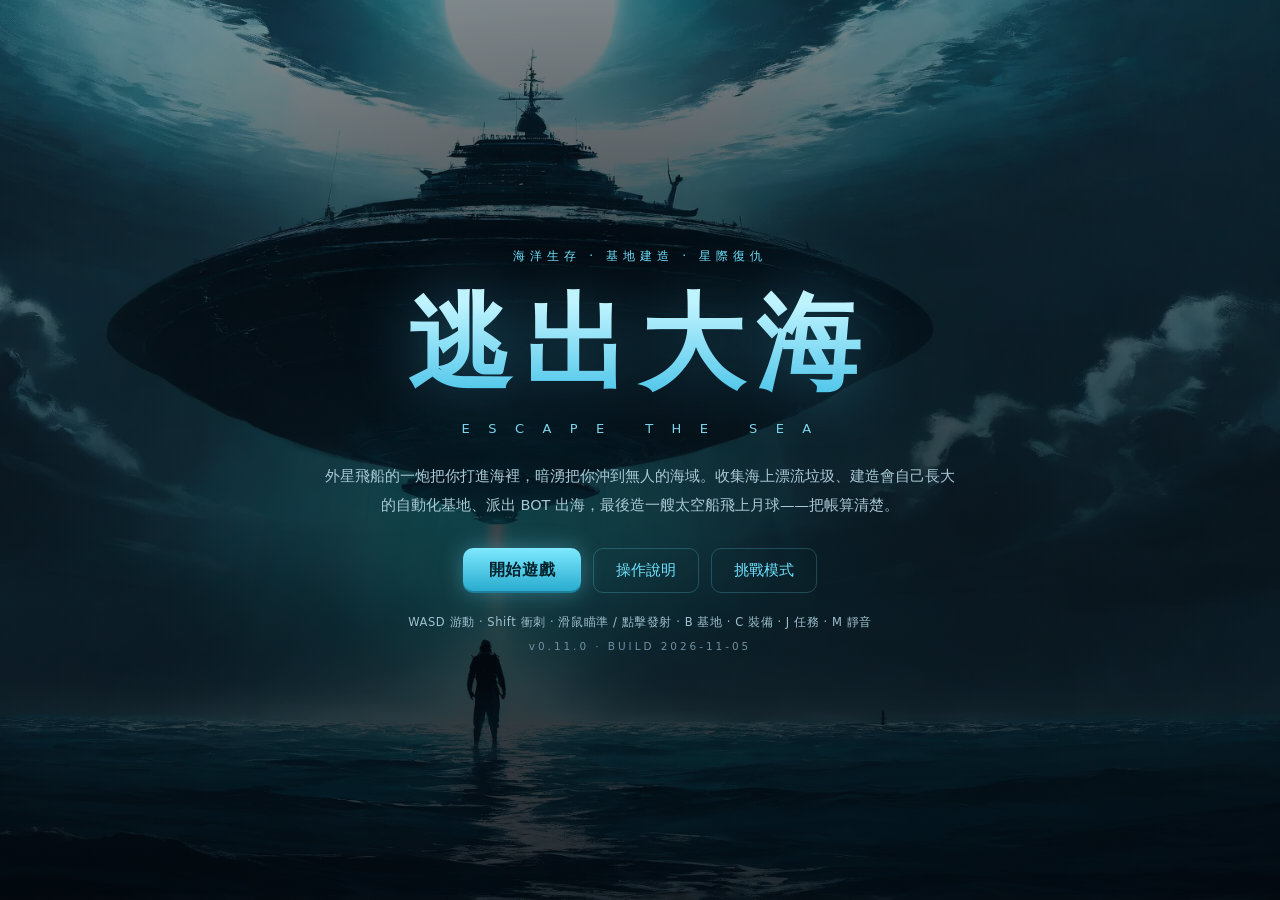
<file: index.html>
<!DOCTYPE html>
<html lang="zh-Hant">
<head>
<meta charset="utf-8">
<meta name="viewport" content="width=device-width,initial-scale=1,viewport-fit=cover">
<title>逃出大海 — Escape the Sea</title>
<link rel="icon" href="data:image/svg+xml,%3Csvg xmlns='http://www.w3.org/2000/svg' viewBox='0 0 32 32'%3E%3Crect width='32' height='32' rx='8' fill='%2302070d'/%3E%3Cpath d='M16 4.5c4.4 5.8 7.5 9.8 7.5 13.3a7.5 7.5 0 0 1-15 0C8.5 14.3 11.6 10.3 16 4.5z' fill='%236fe3ff'/%3E%3Ccircle cx='16' cy='15.5' r='2.2' fill='%23ffd166'/%3E%3Cpath d='M3.5 26c4-2.4 8-2.4 12 0s8 2.4 12 0' fill='none' stroke='%232ab8dd' stroke-width='2' stroke-linecap='round'/%3E%3C/svg%3E">
<link rel="preload" as="image" href="docs/art/title-art/title-1920x1080.webp">
<meta name="theme-color" content="#02070d">
<meta name="apple-mobile-web-app-capable" content="yes">
<meta name="apple-mobile-web-app-status-bar-style" content="black-translucent">
<meta name="apple-mobile-web-app-title" content="逃出大海">
<link rel="manifest" href="manifest.webmanifest">
<link rel="apple-touch-icon" href="docs/art/pwa/apple-touch-icon-180.png">
<link rel="stylesheet" href="style.css?v=0.11.0">
</head>
<body data-scene="title">
<canvas id="cv"></canvas>
<div id="scan"></div>
<div id="fade"></div>

<!-- ===== HUD (sea) ===== -->
<div id="hud">
  <div class="res-row">
    <div class="chip"><i class="dot plastic"></i><b id="r-plastic">0</b><i>塑膠</i></div>
    <div class="chip"><i class="dot wood"></i><b id="r-wood">0</b><i>木材</i></div>
    <div class="chip"><i class="dot metal"></i><b id="r-metal">0</b><i>金屬</i></div>
    <div class="chip alien"><i class="dot alloy"></i><b id="r-alloy">0</b><i>外星合金</i></div>
  </div>
  <div class="bars">
    <div class="bar"><div id="hearts" class="hearts"></div></div>
    <div class="bar"><i class="vic"><svg viewBox="0 0 24 24"><path d="M12 2C12 2 5 11 5 15a7 7 0 0014 0c0-4-7-13-7-13z"/></svg></i><div class="track"><div id="bar-ox" class="fill ox"></div></div></div>
    <div class="bar"><i class="vic"><svg viewBox="0 0 24 24"><path d="M13 2L4 14h6l-1 8 9-12h-6l1-8z"/></svg></i><div class="track"><div id="bar-st" class="fill st"></div></div></div>
  </div>
  <div id="quest" class="quest"></div>
  <div id="idle" class="idle"></div>
  <div id="basetag" class="basetag"></div>
  <div id="zone" class="basetag"></div>
  <div id="nextstep" class="nextstep" hidden></div>
</div>
<div id="hint">WASD 游動　·　Shift 衝刺　·　滑鼠 瞄準／發射　·　B 基地　·　C 裝備　·　J 任務　·　Esc 暫停　·　M 靜音</div>
<div id="toasts"></div>

<!-- ===== v0.8：升空→機庫轉場提示（D 接線；文字由 B 的 t() 依 data-i18n 填） =====
     狀態：data-state="approach|ready|failed"；顯示：data-visible="true"＋移除 hidden
     可變：--cue-angle（箭頭角度 deg）、--dock-progress（0..1） -->
<div id="dockcue" hidden data-state="approach" data-visible="false" aria-live="polite" aria-atomic="true">
  <span class="cue-arrow" aria-hidden="true"></span>
  <div class="cue-card">
    <div class="cue-kicker"><i class="cue-dot" aria-hidden="true"></i><span class="cue-kicker-text" data-i18n="dockcue.kicker"></span></div>
    <div class="cue-main">
      <span class="cue-line cue-line-approach" data-i18n="dockcue.actionApproach"></span>
      <span class="cue-line cue-line-ready" data-i18n="dockcue.actionReady"></span>
      <span class="cue-line cue-line-failed" data-i18n="dockcue.actionFailed"></span>
    </div>
    <div class="cue-sub">
      <span class="cue-sub-line cue-sub-approach" data-i18n="dockcue.boost"></span>
      <span class="cue-sub-line cue-sub-ready" data-i18n="dockcue.boostReady"></span>
      <span class="cue-sub-line cue-sub-failed" data-i18n="dockcue.retry"></span>
    </div>
    <div class="cue-meta">
      <span class="cue-dist" data-i18n="dockcue.distance">0 m</span>
      <span class="cue-track" aria-hidden="true"><i></i></span>
    </div>
  </div>
</div>

<!-- ===== v0.8：最終 BOSS／鏡像 BOSS UI（D/B 接線；純展示，pointer-events:none） =====
     #bossui[data-mode="final|mirror"][data-phase="1|2|3"][data-active="beam|missile|charge|gravity"]
     --hp / --mirror-hp：0..1；.boss-move.on 或 [data-active] 高亮；
     .boss-segments i.on 或 data-phase 控制階段格 -->
<div id="bossui" hidden data-visible="false" data-mode="final" data-phase="1" aria-live="polite" aria-atomic="true">
  <div class="boss-card boss-final">
    <div class="boss-top">
      <span class="boss-eyebrow" data-i18n="bossui.eyebrow"></span>
      <span class="boss-name" data-i18n="bossui.name"></span>
      <span class="boss-phase" data-i18n="bossui.phase"></span>
    </div>
    <div class="boss-hp">
      <div class="boss-hp-track"><i class="boss-hp-fill"></i></div>
      <span class="boss-hp-text">100%</span>
    </div>
    <div class="boss-segments" aria-hidden="true"><i></i><i></i><i></i></div>
    <div class="boss-moves">
      <div class="boss-move" data-move="beam"><i class="mv-icon" aria-hidden="true"></i><span class="mv-name" data-i18n="bossui.move.beam"></span></div>
      <div class="boss-move" data-move="missile"><i class="mv-icon" aria-hidden="true"></i><span class="mv-name" data-i18n="bossui.move.missile"></span></div>
      <div class="boss-move" data-move="charge"><i class="mv-icon" aria-hidden="true"></i><span class="mv-name" data-i18n="bossui.move.charge"></span></div>
      <div class="boss-move" data-move="gravity"><i class="mv-icon" aria-hidden="true"></i><span class="mv-name" data-i18n="bossui.move.gravity"></span></div>
    </div>
    <div class="boss-warning" hidden><i class="warn-icon" aria-hidden="true"></i><span data-i18n="bossui.warning"></span></div>
  </div>

  <div class="boss-card boss-mirror">
    <div class="boss-top">
      <span class="boss-eyebrow" data-i18n="bossui.mirror.eyebrow"></span>
      <span class="boss-name" data-i18n="bossui.mirror.name"></span>
      <span class="boss-skill" data-i18n="bossui.skillPlus"></span>
    </div>
    <div class="boss-hp boss-hp-mirror">
      <div class="boss-hp-track"><i class="boss-hp-fill"></i></div>
      <span class="boss-hp-text">100%</span>
    </div>
    <div class="mirror-compare">
      <div class="mc-head"><span class="mc-name"></span><span class="mc-player-label" data-i18n="bossui.player"></span><span class="mc-plus" aria-hidden="true"></span><span class="mc-mirror-label" data-i18n="bossui.mirrorLabel"></span></div>
      <div class="mc-row" data-stat="harpoon"><span class="mc-name" data-i18n="bossui.compare.harpoon"></span><span class="mc-player">Lv1</span><span class="mc-plus">+1</span><span class="mc-mirror">Lv2</span></div>
      <div class="mc-row" data-stat="speed"><span class="mc-name" data-i18n="bossui.compare.speed"></span><span class="mc-player">Lv1</span><span class="mc-plus">+1</span><span class="mc-mirror">Lv2</span></div>
      <div class="mc-row" data-stat="armor"><span class="mc-name" data-i18n="bossui.compare.armor"></span><span class="mc-player">Lv1</span><span class="mc-plus">+1</span><span class="mc-mirror">Lv2</span></div>
      <div class="mc-row" data-stat="rate"><span class="mc-name" data-i18n="bossui.compare.rate"></span><span class="mc-player">Lv1</span><span class="mc-plus">+1</span><span class="mc-mirror">Lv2</span></div>
    </div>
    <div class="mirror-note" data-i18n="bossui.mirror.note"></div>
  </div>
</div>

<!-- ===== TITLE ===== -->
<div id="title" class="screen">
  <div class="title-inner">
    <div class="kicker">海洋生存 · 基地建造 · 星際復仇</div>
    <h1>逃出大海</h1>
    <div id="cheat-tag" class="cheat-tag" hidden>YOU CHEATER!!!</div>
    <div class="en">E S C A P E &nbsp; T H E &nbsp; S E A</div>
    <p class="blurb">外星飛船的一炮把你打進海裡，暗湧把你沖到無人的海域。<br>
    收集海上漂流垃圾、建造會自己長大的自動化基地、派出 BOT 出海，<br>
    最後造一艘太空船飛上月球——把帳算清楚。</p>
    <div class="tbtns">
      <button id="btn-start" class="primary">開始遊戲</button>
      <button id="btn-continue" class="ghost" hidden>繼續遊戲</button>
      <button id="btn-help" class="ghost">操作說明</button>
    </div>
    <div class="ctrl">WASD 游動 · Shift 衝刺 · 滑鼠瞄準 / 點擊發射 · B 基地 · C 裝備 · J 任務 · M 靜音</div>
    <div class="ver">v0.11.0 · BUILD 2026-11-05</div>
  </div>
</div>

<!-- ===== INTRO ===== -->
<div id="intro" class="screen" hidden>
  <div class="intro-inner">
    <div id="intro-text"></div>
    <div class="intro-foot">
      <span id="intro-step">1 / 5</span>
      <button id="intro-next" class="primary">繼續 ▸</button>
    </div>
  </div>
</div>

<!-- ===== ENDING ===== -->
<div id="ending" class="screen" hidden>
  <div class="ending-inner">
    <div class="kicker" id="end-kicker">任務完成</div>
    <h1 id="end-title">你贏了</h1>
    <p id="end-text" class="blurb"></p>
    <div id="end-stats" class="end-stats"></div>
    <button id="end-again" class="primary">重新開始</button>
  </div>
</div>

<!-- ===== MODAL ===== -->
<div id="modal">
  <div class="modal-box">
    <div class="modal-head"><h2>標題</h2><button id="modal-x" aria-label="關閉">✕</button></div>
    <div class="modal-body" id="modal-body"></div>
    <div class="modal-foot" id="modal-foot"></div>
  </div>
</div>

<script src="js/core.js?v=0.11.0"></script>
<script src="docs/i18n/STRINGS.js?v=0.11.0"></script>
<script src="js/fx.js?v=0.11.0"></script>
<script src="js/base.js?v=0.11.0"></script>
<script src="js/sea.js?v=0.11.0"></script>
<script src="js/leviathan.js?v=0.11.0"></script>
<script src="js/events.js?v=0.11.0"></script>
<script src="js/space.js?v=0.11.0"></script>
<script src="js/main.js?v=0.11.0"></script>
<script src="js/touch.js?v=0.11.0"></script>
</body>
</html>
</file>
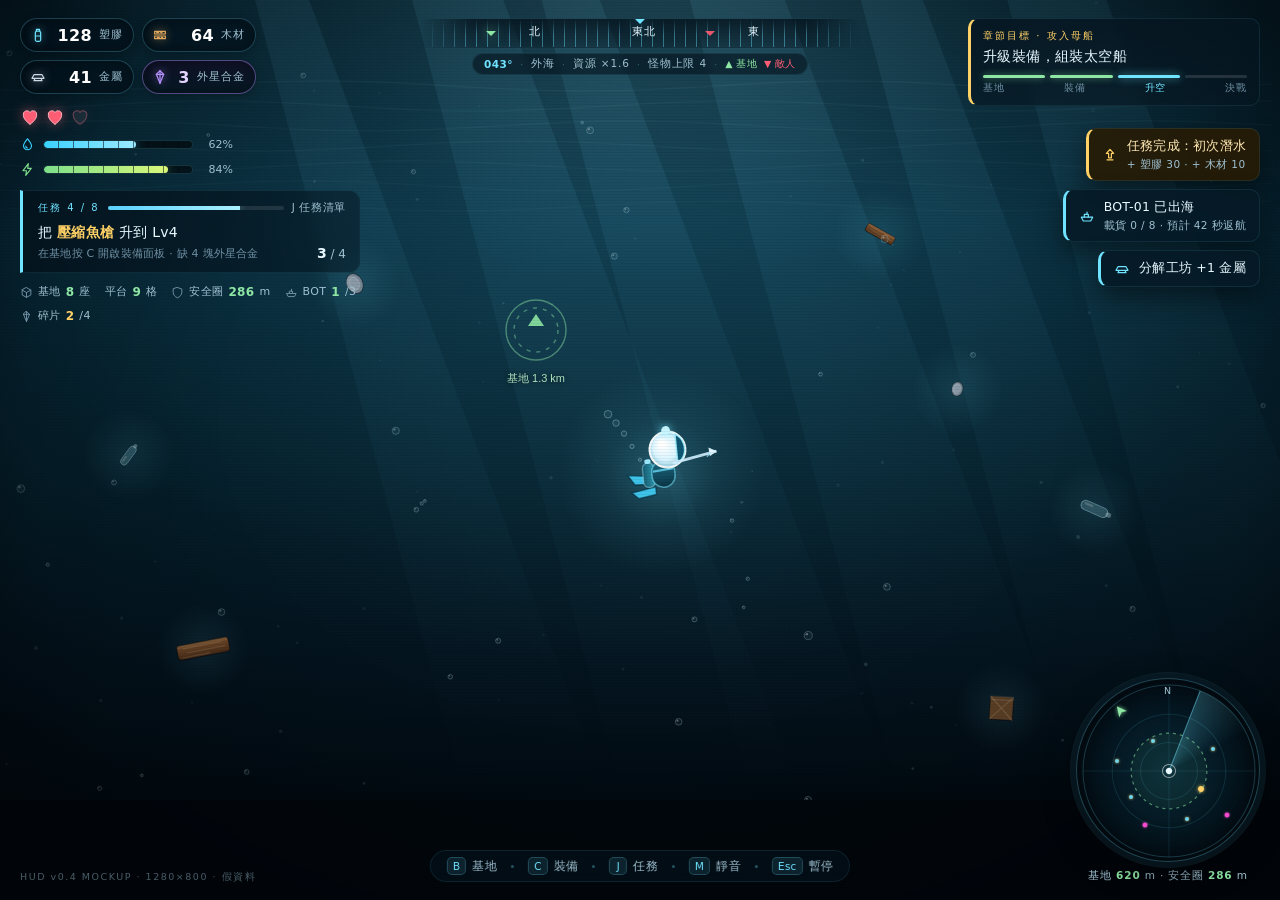
<file: docs/art/hud-mockup.html>
<!DOCTYPE html>
<html lang="zh-Hant">
<head>
<meta charset="utf-8">
<meta name="viewport" content="width=1280,initial-scale=1">
<title>逃出大海 · HUD / 面板 Mockup v0.4</title>
<!--
  ============================================================
  逃出大海 v0.4 · HUD 與面板 mockup（自包含，1280×800，假資料）
  - 不引用任何 repo 檔案、不載入外部字型／圖片；直接雙擊即可開
  - 三種畫面：hud-mockup.html            → HUD 實戰視圖
                hud-mockup.html#base     → 自動化基地面板
                hud-mockup.html#craft    → 裝備／火箭科技面板
  - 所有色票、字級、間距、圖示 path 與 docs/art/STYLE-v0.4.md 對應
  ============================================================
-->
<style>
/* ------------------------------------------------------------
   0. Design tokens（可直接複製到 style.css :root）
   ------------------------------------------------------------ */
:root{
  /* 深海分層 */
  --c-abyss:#02070d; --c-deep:#041827; --c-mid:#08303f; --c-shallow:#0f5a72;
  /* 文字 */
  --c-ink:#e8f8ff; --c-ink-2:#9fc0d0; --c-muted:#6f8fa3;
  /* 品牌／陣營 */
  --c-cy:#6fe3ff; --c-cy-2:#2ab8dd;
  --c-gold:#ffd166; --c-gold-2:#b8862e;
  --c-danger:#ff5d73; --c-danger-2:#8c2333;
  --c-green:#8ee6a4; --c-violet:#b892ff; --c-alien:#ff4fd8;
  /* 線與面 */
  --line:rgba(111,227,255,.22); --line-2:rgba(111,227,255,.10);
  --panel:rgba(6,22,33,.86); --panel-2:rgba(8,30,44,.96);
  --glass:rgba(4,18,28,.66);
  /* 圓角 */
  --r-xs:6px; --r-sm:10px; --r-md:12px; --r-lg:16px; --r-pill:999px;
  /* 節奏 4px grid */
  --sp-1:4px; --sp-2:8px; --sp-3:12px; --sp-4:16px; --sp-5:20px; --sp-6:24px; --sp-8:32px;
  /* 字 */
  --font:"Microsoft JhengHei","PingFang TC","Noto Sans TC",system-ui,sans-serif;
  --font-num:"Bahnschrift","DIN Alternate","Roboto Mono","Segoe UI",var(--font);
  /* 動畫 */
  --ease-out:cubic-bezier(.16,1,.3,1);
  --ease-snap:cubic-bezier(.2,.9,.25,1);
  --t-fast:120ms; --t-base:180ms; --t-slow:280ms; --t-pop:420ms;
}

*{box-sizing:border-box}
html,body{margin:0;width:1280px;height:800px;overflow:hidden;background:var(--c-abyss);}
body{color:var(--c-ink);font-family:var(--font);
  -webkit-font-smoothing:antialiased;user-select:none}
#sea{position:fixed;inset:0;width:1280px;height:800px;display:block}

/* 掃描線 + 暗角 + 輕微色差（疊在 canvas 上、HUD 下） */
#grade{position:fixed;inset:0;pointer-events:none;z-index:2;
  background:
    repeating-linear-gradient(0deg,rgba(0,0,0,.10) 0 1px,transparent 1px 3px),
    radial-gradient(ellipse at 50% 46%,transparent 46%,rgba(0,0,0,.52) 100%);
  opacity:.5}

/* ------------------------------------------------------------
   1. 通用圖示：全部 stroke=currentColor，viewBox 24×24
   ------------------------------------------------------------ */
.ico{display:block;width:16px;height:16px;flex:0 0 auto;fill:none;
  stroke:currentColor;stroke-width:1.8;stroke-linecap:round;stroke-linejoin:round}
.ico.fill{fill:currentColor;stroke:currentColor}

/* ------------------------------------------------------------
   2. HUD：左上資源＋生命／氧氣／體力＋任務＋基地摘要
   ------------------------------------------------------------ */
#hud{position:fixed;left:20px;top:18px;width:352px;z-index:10;pointer-events:none}

.res-grid{display:grid;grid-template-columns:repeat(2,minmax(0,1fr));gap:8px;width:236px}
.chip{display:flex;align-items:center;gap:7px;height:34px;padding:0 10px 0 9px;
  border-radius:var(--r-pill);background:var(--glass);border:1px solid var(--line);
  backdrop-filter:blur(6px);box-shadow:inset 0 0 18px rgba(0,0,0,.35),0 2px 10px rgba(0,0,0,.25)}
.chip .ico{width:16px;height:16px;color:var(--c,#6fe3ff);
  filter:drop-shadow(0 0 5px color-mix(in srgb,var(--c,#6fe3ff) 55%,transparent))}
.chip b{margin-left:auto;font-family:var(--font-num);font-size:16px;font-weight:600;
  color:#fff;letter-spacing:.02em;font-variant-numeric:tabular-nums}
.chip i{font-style:normal;font-size:10.5px;color:var(--c-ink-2);letter-spacing:.1em}
.chip.alien{border-color:rgba(184,146,255,.42);
  background:linear-gradient(180deg,rgba(20,12,38,.72),rgba(4,18,28,.66))}
.chip.alien b{color:#e3d4ff}

.vitals{margin-top:12px;width:236px;display:flex;flex-direction:column;gap:7px}
.hearts{display:flex;gap:5px;height:22px;align-items:center}
.heart{width:20px;height:20px;display:block;
  filter:drop-shadow(0 0 6px rgba(255,93,115,.5))}
.heart .ico{width:20px;height:20px}
.heart.on{color:#ff5d73}
.heart.on .ico{fill:#ff5d73;stroke:#ffc2cd;stroke-width:1}
.heart.off{color:rgba(255,120,140,.32)}
.heart.off .ico{fill:rgba(255,255,255,.05);stroke:currentColor;stroke-width:1.6}
.heart.pop{animation:hpop var(--t-pop) var(--ease-out)}
@keyframes hpop{0%{transform:scale(1)}45%{transform:scale(1.35)}100%{transform:scale(1)}}

.vrow{display:flex;align-items:center;gap:8px;height:18px}
.vrow>.ico{width:15px;height:15px;color:var(--vc)}
.vrow .track{position:relative;width:150px;height:9px;border-radius:5px;
  background:rgba(0,0,0,.55);border:1px solid rgba(111,227,255,.16);overflow:hidden}
.vrow .track::after{content:"";position:absolute;inset:0;border-radius:4px;
  background:repeating-linear-gradient(90deg,transparent 0 14px,rgba(2,7,13,.55) 14px 15px)}
.vrow .fill{height:100%;border-radius:4px;transition:width var(--t-base) linear}
.vrow .fill.ox{background:linear-gradient(90deg,#3ad1ff,#9beaff);
  box-shadow:0 0 10px rgba(58,209,255,.5)}
.vrow .fill.st{background:linear-gradient(90deg,#7ddf8a,#d9f77a);
  box-shadow:0 0 10px rgba(125,223,138,.4)}
.vrow em{font-style:normal;font-family:var(--font-num);font-size:11px;
  color:var(--c-ink-2);width:32px;text-align:right;font-variant-numeric:tabular-nums}
.vrow .cap{font-size:10px;color:var(--c-muted);letter-spacing:.18em;width:14px}

/* 任務卡 */
.quest{position:relative;margin-top:12px;width:340px;padding:10px 13px 11px 15px;
  background:linear-gradient(90deg,rgba(4,18,28,.82),rgba(4,18,28,.48));
  border:1px solid var(--line-2);border-left:3px solid var(--c-cy);
  border-radius:0 var(--r-sm) var(--r-sm) 0;backdrop-filter:blur(6px)}
.quest .q-top{display:flex;align-items:center;gap:8px;
  font-size:10px;letter-spacing:.2em;color:var(--c-cy)}
.quest .q-top .num{margin-left:auto;font-family:var(--font-num);letter-spacing:.06em;
  color:var(--c-ink-2);font-size:10.5px}
.quest .qbar{flex:1;height:4px;border-radius:2px;background:rgba(255,255,255,.1);overflow:hidden}
.quest .qbar i{display:block;height:100%;width:75%;
  background:linear-gradient(90deg,#5ad1ff,#a9f0ff);
  box-shadow:0 0 8px rgba(90,209,255,.6)}
.quest .q-title{margin-top:7px;font-size:14px;color:var(--c-ink);letter-spacing:.02em;line-height:1.45}
.quest .q-title b{color:var(--c-gold);font-weight:600}
.quest .q-sub{margin-top:4px;font-size:11px;color:var(--c-muted);letter-spacing:.02em}
.quest .q-prog{position:absolute;right:13px;bottom:11px;font-family:var(--font-num);
  font-size:12px;color:var(--c-ink-2);font-variant-numeric:tabular-nums}
.quest .q-prog b{font-size:14px;color:var(--c-ink)}

/* 基地摘要列 */
.basetag{margin-top:10px;width:344px;display:flex;flex-wrap:wrap;gap:6px 14px;
  font-size:11px;color:var(--c-ink-2);letter-spacing:.03em;line-height:1.5}
.basetag span{display:flex;align-items:center;gap:5px}
.basetag .ico{width:13px;height:13px;color:var(--c-muted)}
.basetag b{font-family:var(--font-num);font-weight:600;color:var(--c-green);font-size:12px}
.basetag .warn b{color:var(--c-gold)}

/* ------------------------------------------------------------
   3. 頂部羅盤（heading tape）
   ------------------------------------------------------------ */
#compass{position:fixed;left:50%;top:18px;transform:translateX(-50%);
  width:440px;z-index:9;pointer-events:none;text-align:center}
.cmp-tape{position:relative;height:30px;overflow:hidden;border-radius:8px;
  background:linear-gradient(180deg,rgba(4,18,28,.78),rgba(4,18,28,.34));
  border:1px solid var(--line-2);
  -webkit-mask-image:linear-gradient(90deg,transparent,#000 12%,#000 88%,transparent);
          mask-image:linear-gradient(90deg,transparent,#000 12%,#000 88%,transparent)}
.cmp-tape .ticks{position:absolute;inset:0;
  background:repeating-linear-gradient(90deg,rgba(111,227,255,.55) 0 1px,transparent 1px 11px);
  -webkit-mask-image:linear-gradient(180deg,transparent,#000 58%);
          mask-image:linear-gradient(180deg,transparent,#000 58%);
  opacity:.75}
.cmp-tape .card{position:absolute;top:5px;font-size:10.5px;letter-spacing:.14em;
  color:var(--c-ink-2);transform:translateX(-50%)}
.cmp-tape .card.major{color:var(--c-ink);font-size:11px}
.cmp-tape .mark{position:absolute;top:12px;transform:translateX(-50%)}
.cmp-tape .mark i{display:block;width:0;height:0;border:5px solid transparent}
.cmp-tape .mark.base i{border-top-color:var(--c-green);
  filter:drop-shadow(0 0 6px rgba(142,230,164,.8))}
.cmp-tape .mark.foe i{border-top-color:var(--c-danger);opacity:.9}
.cmp-caret{position:absolute;left:50%;top:0;transform:translateX(-50%);
  width:0;height:0;border:5px solid transparent;border-top-color:var(--c-cy);
  filter:drop-shadow(0 0 8px rgba(111,227,255,.9))}
.cmp-read{display:inline-flex;align-items:center;gap:7px;margin-top:5px;
  padding:3px 11px;border-radius:var(--r-pill);background:rgba(4,18,28,.6);
  border:1px solid var(--line-2);font-size:10.5px;color:var(--c-ink-2);
  letter-spacing:.08em;backdrop-filter:blur(4px)}
.cmp-read b{font-family:var(--font-num);color:var(--c-cy);font-weight:600;letter-spacing:.04em}
.cmp-read .sep{color:rgba(111,227,255,.3)}
.cmp-read .leg{font-family:var(--font);font-size:9.5px;letter-spacing:.04em}
.cmp-read .leg.base{color:var(--c-green)}
.cmp-read .leg.foe{color:var(--c-danger)}

/* ------------------------------------------------------------
   4. 右上：章節目標 + toast
   ------------------------------------------------------------ */
#objective{position:fixed;right:20px;top:18px;width:292px;z-index:9;pointer-events:none}
.obj{background:linear-gradient(180deg,rgba(6,22,33,.88),rgba(6,22,33,.62));
  border:1px solid var(--line-2);border-left:3px solid var(--c-gold);
  border-radius:var(--r-sm);padding:10px 12px;backdrop-filter:blur(6px)}
.obj .k{font-size:10px;letter-spacing:.2em;color:var(--c-gold)}
.obj .t{margin-top:5px;font-size:13.5px;color:var(--c-ink);letter-spacing:.03em}
.obj .steps{display:flex;align-items:center;gap:5px;margin-top:9px}
.obj .steps span{flex:1;height:3px;border-radius:2px;background:rgba(255,255,255,.12)}
.obj .steps span.done{background:var(--c-green);box-shadow:0 0 7px rgba(142,230,164,.55)}
.obj .steps span.now{background:var(--c-cy);box-shadow:0 0 8px rgba(111,227,255,.65)}
.obj .lbls{display:flex;justify-content:space-between;margin-top:4px;
  font-size:9.5px;color:var(--c-muted);letter-spacing:.08em}
.obj .lbls .now{color:var(--c-cy)}

#toasts{position:fixed;right:20px;top:128px;z-index:9;display:flex;flex-direction:column;
  gap:8px;align-items:flex-end;pointer-events:none}
.toast{display:flex;align-items:center;gap:9px;max-width:292px;
  padding:9px 13px;border-radius:var(--r-sm);
  background:rgba(6,26,38,.9);border:1px solid var(--line-2);border-left:3px solid var(--c-cy);
  box-shadow:0 10px 26px rgba(0,0,0,.45);backdrop-filter:blur(6px);
  animation:tin var(--t-slow) var(--ease-out) both}
.toast .ico{width:16px;height:16px;color:var(--c-cy)}
.toast .tx{font-size:12.5px;color:var(--c-ink);letter-spacing:.02em;line-height:1.35}
.toast .tx small{display:block;font-size:10.5px;color:var(--c-ink-2);margin-top:2px;letter-spacing:.04em}
.toast.gold{border-left-color:var(--c-gold);background:rgba(38,28,6,.92)}
.toast.gold .ico{color:var(--c-gold)}
.toast.gold .tx{color:#ffe9b3}
@keyframes tin{from{opacity:0;transform:translateX(26px)}to{opacity:1;transform:none}}

/* ------------------------------------------------------------
   5. 底部：操作提示 + 雷達
   ------------------------------------------------------------ */
#hintbar{position:fixed;left:50%;bottom:18px;transform:translateX(-50%);z-index:9;
  display:flex;align-items:center;gap:14px;height:32px;padding:0 16px;
  border-radius:var(--r-pill);background:rgba(4,18,28,.62);border:1px solid var(--line-2);
  backdrop-filter:blur(6px);font-size:11.5px;color:var(--c-ink-2);letter-spacing:.03em;
  white-space:nowrap}
#hintbar .hk{display:flex;align-items:center;gap:6px}
#hintbar kbd{display:inline-flex;align-items:center;justify-content:center;
  min-width:18px;height:18px;padding:0 5px;border-radius:5px;
  background:rgba(111,227,255,.1);border:1px solid var(--line);
  color:var(--c-cy);font-family:var(--font-num);font-size:10.5px;letter-spacing:.02em}
#hintbar .dotsep{width:3px;height:3px;border-radius:50%;background:rgba(111,227,255,.35)}

#radar{position:fixed;right:20px;bottom:18px;width:184px;height:204px;z-index:9;
  pointer-events:none}
.radar-ring{position:relative;width:184px;height:184px;border-radius:50%;
  background:radial-gradient(circle at 50% 50%,rgba(8,44,58,.92),rgba(3,14,22,.94) 72%);
  border:1px solid rgba(111,227,255,.26);
  box-shadow:0 0 0 5px rgba(4,18,28,.5),0 0 0 6px rgba(111,227,255,.08),
             inset 0 0 30px rgba(0,0,0,.6),0 10px 30px rgba(0,0,0,.5)}
.radar-ring canvas{position:absolute;inset:0;width:184px;height:184px;border-radius:50%}
.radar-ring .n{position:absolute;left:50%;top:6px;transform:translateX(-50%);
  font-family:var(--font-num);font-size:9.5px;color:var(--c-ink-2);letter-spacing:.1em}
.radar-cap{margin-top:7px;text-align:center;font-size:10.5px;color:var(--c-ink-2);
  letter-spacing:.08em}
.radar-cap b{font-family:var(--font-num);color:var(--c-green);font-weight:600}

#mocktag{position:fixed;left:20px;bottom:16px;z-index:9;font-size:9.5px;
  letter-spacing:.16em;color:rgba(143,179,196,.5);pointer-events:none}

/* ------------------------------------------------------------
   6. 面板共用（modal）
   ------------------------------------------------------------ */
#backdrop{position:fixed;inset:0;z-index:20;display:none;
  background:rgba(1,8,14,.7);backdrop-filter:blur(5px)}
.modal{position:fixed;inset:0;z-index:30;display:none;align-items:center;
  justify-content:center;padding:24px}
body[data-view="base"] #backdrop,body[data-view="craft"] #backdrop{display:block}
body[data-view="base"] .modal[data-panel="base"],
body[data-view="craft"] .modal[data-panel="craft"]{display:flex;animation:fadeIn var(--t-fast) ease}

.modal-box{width:980px;max-height:752px;display:flex;flex-direction:column;
  background:linear-gradient(180deg,rgba(9,30,44,.98),rgba(5,16,25,.99));
  border:1px solid rgba(111,227,255,.28);border-radius:var(--r-lg);overflow:hidden;
  box-shadow:0 30px 90px rgba(0,0,0,.72),0 0 70px rgba(30,140,190,.14),
             inset 0 1px 0 rgba(255,255,255,.05)}
.m-head{display:flex;align-items:center;justify-content:space-between;
  padding:12px 20px;border-bottom:1px solid rgba(111,227,255,.14);
  background:linear-gradient(90deg,rgba(111,227,255,.05),transparent 60%)}
.m-kick{font-size:10px;letter-spacing:.28em;color:var(--c-cy-2);margin-bottom:4px}
.m-head h2{margin:0;font-size:19px;letter-spacing:.1em;color:#d8f4ff;font-weight:700}
.m-head .sub{margin-top:3px;font-size:11px;color:var(--c-muted);letter-spacing:.03em}
.m-x{width:30px;height:30px;border-radius:8px;background:transparent;border:1px solid transparent;
  color:#7fa3b4;font-size:15px;line-height:1;cursor:pointer;font-family:var(--font)}
.m-x:hover{background:rgba(255,255,255,.06);border-color:var(--line-2);color:#fff}
.m-body{padding:14px 20px;overflow:auto;flex:1}
.m-foot{display:flex;align-items:center;gap:14px;padding:12px 20px;
  border-top:1px solid rgba(111,227,255,.14);background:rgba(0,0,0,.2)}
.m-foot .note{font-size:11px;color:var(--c-muted);letter-spacing:.02em}
.m-foot .note b{color:var(--c-green);font-weight:600}
.m-foot .grow{flex:1}
.btn{height:34px;padding:0 18px;border-radius:var(--r-sm);border:none;cursor:pointer;
  font-family:var(--font);font-size:13px;letter-spacing:.06em}
.btn.primary{background:linear-gradient(180deg,#7fe9ff,#25a9cc);color:#04222c;font-weight:700;
  box-shadow:0 0 18px rgba(111,227,255,.32),inset 0 -2px 0 rgba(0,0,0,.22);
  transition:transform var(--t-fast) var(--ease-out),box-shadow var(--t-fast)}
.btn.primary:hover{transform:translateY(-1px);box-shadow:0 0 26px rgba(111,227,255,.55)}
.btn.ghost{background:transparent;color:var(--c-cy);border:1px solid var(--line)}
.btn.ghost:hover{background:rgba(111,227,255,.1)}
.btn.sm{height:30px;padding:0 12px;font-size:12px;border-radius:8px}
.btn:disabled{opacity:.4;cursor:not-allowed;filter:grayscale(.45)}
.btn.sm.primary{box-shadow:0 0 12px rgba(111,227,255,.25),inset 0 -2px 0 rgba(0,0,0,.22)}

/* ------------------------------------------------------------
   7. 基地面板
   ------------------------------------------------------------ */
.bsum{display:grid;grid-template-columns:132px 1fr 190px;gap:16px;
  background:rgba(0,0,0,.22);border:1px solid rgba(111,227,255,.14);
  border-radius:var(--r-md);padding:10px 16px;margin-bottom:10px}
.minimap{position:relative;width:132px;height:132px;border-radius:var(--r-sm);
  background:radial-gradient(circle at 50% 50%,rgba(20,70,95,.55),rgba(3,16,24,.94));
  border:1px solid rgba(111,227,255,.16);overflow:hidden}
.minimap canvas{display:block;width:132px;height:132px}
.minimap .mm-l{position:absolute;left:0;right:0;bottom:5px;text-align:center;
  font-size:9.5px;letter-spacing:.1em;color:var(--c-ink-2)}
.bstats{display:grid;grid-template-columns:1fr 1fr;gap:6px 24px;align-content:center}
.bstats .row{display:flex;flex-direction:column;gap:2px}
.bstats .k{font-size:10.5px;color:var(--c-muted);letter-spacing:.08em}
.bstats .v{font-family:var(--font-num);font-size:18px;color:var(--c-ink);letter-spacing:.02em;line-height:1.2}
.bstats .v i{font-style:normal;font-family:var(--font);font-size:10.5px;color:var(--c-muted)}
.bstats .v.green{color:var(--c-green)}
.bprod{border-left:1px solid var(--line-2);padding-left:16px;display:flex;
  flex-direction:column;justify-content:center;gap:7px}
.bprod .pt{font-size:10px;letter-spacing:.2em;color:var(--c-muted)}
.pline{display:flex;align-items:center;gap:8px;font-size:12px;color:var(--c-ink-2)}
.pline .ico{width:14px;height:14px;color:var(--c)}
.pline b{margin-left:auto;font-family:var(--font-num);font-size:14px;color:var(--c-ink);
  font-weight:600}
.bprod .pnote{font-size:9.5px;color:var(--c-muted);letter-spacing:.03em;margin-top:2px}

.sect{display:flex;align-items:center;gap:10px;margin:10px 0 8px;font-size:12px;
  letter-spacing:.14em;color:var(--c-ink-2)}
.sect::after{content:"";flex:1;height:1px;
  background:linear-gradient(90deg,rgba(111,227,255,.22),transparent)}
.sect .hint{font-size:10.5px;letter-spacing:.02em;color:var(--c-muted)}
.sect .hint b{color:var(--c-cy);font-weight:600}

.bgrid{display:grid;grid-template-columns:repeat(3,1fr);gap:10px}
.bcard{position:relative;display:flex;flex-direction:column;gap:7px;
  padding:10px 12px;border-radius:var(--r-md);
  background:rgba(255,255,255,.032);border:1px solid rgba(111,227,255,.15);
  transition:border-color var(--t-base),background var(--t-base)}
.bcard:hover{border-color:rgba(111,227,255,.38);background:rgba(111,227,255,.05)}
.bcard .bh{display:flex;align-items:center;gap:9px}
.tile{width:30px;height:30px;border-radius:8px;display:flex;align-items:center;
  justify-content:center;flex:0 0 auto;color:var(--c,var(--c-green));
  background:color-mix(in srgb,var(--c,var(--c-green)) 14%,transparent);
  border:1px solid color-mix(in srgb,var(--c,var(--c-green)) 30%,transparent);
  box-shadow:0 0 14px color-mix(in srgb,var(--c,var(--c-green)) 18%,transparent)}
.tile .ico{width:17px;height:17px}
.bcard .nm{font-size:13.5px;color:#eaf9ff;letter-spacing:.03em;line-height:1.25}
.bcard .tags{display:flex;gap:5px;margin-top:3px}
.tag{font-size:9px;padding:1px 6px;border-radius:var(--r-pill);letter-spacing:.1em;
  border:1px solid rgba(111,227,255,.3);color:#7fd4ea}
.tag.prod{border-color:rgba(142,230,164,.4);color:#8ee6a4}
.tag.auto{border-color:rgba(255,209,102,.42);color:#ffd166}
.tag.def{border-color:rgba(255,120,140,.4);color:#ff9aa8}
.tag.rare{border-color:rgba(184,146,255,.45);color:#c9b0ff}
.tag.core{border-color:rgba(111,227,255,.45);color:#9fe9ff}
.bcard .cnt{margin-left:auto;font-family:var(--font-num);font-size:12px;color:var(--c-ink-2);
  letter-spacing:.04em}
.bcard .cnt.full{color:var(--c-green)}
.bcard .desc{font-size:11.5px;line-height:1.5;color:var(--c-ink-2);min-height:32px}
.bcard .desc b{color:var(--c-ink);font-weight:600}
.cost{display:flex;flex-wrap:wrap;gap:5px}
.cchip{display:inline-flex;align-items:center;gap:5px;height:22px;padding:0 8px;
  border-radius:var(--r-xs);background:rgba(0,0,0,.32);
  border:1px solid rgba(255,255,255,.07);color:#bfe6f5;
  font-family:var(--font-num);font-size:11.5px;letter-spacing:.02em}
.cchip .ico{width:12px;height:12px;color:var(--c,var(--c-cy))}
.cchip.no{color:#ff9a9a;border-color:rgba(255,110,110,.4);background:rgba(255,60,60,.1)}
.cchip.no .ico{color:#ff8f8f}
.cchip.muted{color:var(--c-muted)}
.bcard .bf{margin-top:auto;display:flex;align-items:center;gap:8px}
.bcard .bf .btn{width:100%}
.maxline{display:flex;align-items:center;justify-content:center;gap:6px;height:32px;
  border-radius:var(--r-sm);background:rgba(142,230,164,.08);
  border:1px solid rgba(142,230,164,.22);color:var(--c-green);
  font-size:12px;letter-spacing:.08em}
.maxline .ico{width:13px;height:13px}
.bcard.locked{opacity:.78}
.bcard.locked .desc{color:var(--c-muted)}
.reqline{display:flex;align-items:center;gap:6px;font-size:10.5px;color:var(--c-gold);
  letter-spacing:.03em}
.reqline .ico{width:12px;height:12px}

/* ------------------------------------------------------------
   8. 裝備面板（列式）
   ------------------------------------------------------------ */
.crow{display:grid;grid-template-columns:34px minmax(0,1fr) 104px 176px 150px 92px;
  align-items:center;gap:12px;min-height:62px;padding:9px 4px;
  border-bottom:1px solid rgba(255,255,255,.055)}
.crow:last-child{border-bottom:none}
.crow:hover{background:rgba(111,227,255,.035)}
.crow .cico{width:32px;height:32px;border-radius:9px;display:flex;align-items:center;
  justify-content:center;color:var(--c,var(--c-cy));
  background:color-mix(in srgb,var(--c,var(--c-cy)) 14%,transparent);
  border:1px solid color-mix(in srgb,var(--c,var(--c-cy)) 28%,transparent)}
.crow .cico .ico{width:17px;height:17px}
.crow .cn b{display:block;font-size:13px;color:#eaf9ff;letter-spacing:.03em}
.crow .cn span{display:block;margin-top:3px;font-size:10.5px;color:var(--c-muted);
  letter-spacing:.02em;line-height:1.45}
.pips{display:flex;gap:3px;margin-bottom:4px}
.pips i{width:16px;height:5px;border-radius:3px;background:rgba(255,255,255,.13)}
.pips i.on{background:linear-gradient(90deg,#5ad1ff,#9beaff);
  box-shadow:0 0 7px rgba(90,209,255,.55)}
.crow .clv em{font-style:normal;font-family:var(--font-num);font-size:10px;
  color:var(--c-ink-2);letter-spacing:.06em}
.ceff{display:flex;align-items:center;gap:7px;font-family:var(--font-num);font-size:13px}
.ceff .from{color:var(--c-ink-2)}
.ceff .arw{color:var(--c-cy);font-size:11px}
.ceff .to{color:var(--c-green)}
.crow .ccost{display:flex;flex-wrap:wrap;gap:5px}
.crow .btn{width:100%}

.crow.locked{opacity:.72}
.crow.locked .cn b{color:#c9d9e2}
.locknote{display:flex;align-items:center;gap:5px;margin-top:4px;font-style:normal;
  font-size:10px;color:var(--c-gold);letter-spacing:.02em;line-height:1.4}
.locknote .ico{width:11px;height:11px;flex:0 0 auto}

/* 太空船組裝進度（footer） */
.shipprog{display:flex;align-items:center;gap:10px;font-size:11px;color:var(--c-ink-2)}
.shipprog .bar{width:150px;height:6px;border-radius:3px;background:rgba(0,0,0,.45);
  border:1px solid rgba(111,227,255,.16);overflow:hidden}
.shipprog .bar i{display:block;height:100%;width:75%;
  background:linear-gradient(90deg,#ffd166,#ffe6a8);box-shadow:0 0 9px rgba(255,209,102,.5)}
.shipprog b{font-family:var(--font-num);color:var(--c-gold);font-weight:600}

@keyframes fadeIn{from{opacity:0}to{opacity:1}}
</style>
</head>
<body data-view="hud">

<!-- ===== 圖示 sprite（全部 24×24，stroke 1.8，可直接貼進 canvas Path2D） ===== -->
<svg aria-hidden="true" style="position:absolute;width:0;height:0;overflow:hidden">
  <symbol id="i-plastic" viewBox="0 0 24 24"><path d="M9.6 3.5h4.8v2.3l1 1.5c.4.6.6 1.3.6 2V19a2.5 2.5 0 0 1-2.5 2.5h-3A2.5 2.5 0 0 1 8 19V9.3c0-.7.2-1.4.6-2l1-1.5z"/><path d="M9.6 6.2h4.8M8.2 13.5h7.6"/></symbol>
  <symbol id="i-wood" viewBox="0 0 24 24"><path d="M4 6.5h16v4H4zM4 13.5h16v4H4z"/><path d="M7 8.5h3M13 8.5h2M8 15.5h3M14 15.5h2"/></symbol>
  <symbol id="i-metal" viewBox="0 0 24 24"><path d="M6 8.5h12l3 5.5H3zM7.5 14h9l1.5 3.5H6z"/></symbol>
  <symbol id="i-alloy" viewBox="0 0 24 24"><path d="M12 2.5 17.5 8 12 21.5 6.5 8z"/><path d="M6.5 8h11M12 2.5v19"/></symbol>
  <symbol id="i-heart" viewBox="0 0 24 24"><path d="M12 20.6S4 15.8 4 9.8A4.4 4.4 0 0 1 12 6.5a4.4 4.4 0 0 1 8 3.3c0 6-8 10.8-8 10.8z"/></symbol>
  <symbol id="i-o2" viewBox="0 0 24 24"><path d="M12 2.8c3.6 4.6 6.4 8 6.4 11.2a6.4 6.4 0 0 1-12.8 0C5.6 10.8 8.4 7.4 12 2.8z"/><path d="M9.2 14.6a3.1 3.1 0 0 0 2.8 3"/></symbol>
  <symbol id="i-bolt" viewBox="0 0 24 24"><path d="M13.4 2.5 4.8 13.9h5.6l-1.2 7.6 8.8-11.4h-5.7z"/></symbol>
  <symbol id="i-base" viewBox="0 0 24 24"><path d="M12 3 20 7.5v9L12 21 4 16.5v-9z"/><path d="M4 7.5 12 12l8-4.5M12 12v9"/></symbol>
  <symbol id="i-radar" viewBox="0 0 24 24"><path d="M12 3.5a8.5 8.5 0 1 1 0 17 8.5 8.5 0 0 1 0-17z"/><path d="M12 12l5.8-3.6M12 12h.01"/></symbol>
  <symbol id="i-bot" viewBox="0 0 24 24"><path d="M3.5 13.8h17l-3 5.7h-11z"/><path d="M8 13.8V9.5h6v4.3M12 9.5V6"/></symbol>
  <symbol id="i-warning" viewBox="0 0 24 24"><path d="M12 3.2 21.4 20H2.6z"/><path d="M12 9.2v4.6M12 17.2h.01"/></symbol>
  <symbol id="i-lock" viewBox="0 0 24 24"><path d="M7.5 10.2V7.8a4.5 4.5 0 0 1 9 0v2.4"/><path d="M5.5 10.2h13V20h-13zM12 14v2.4"/></symbol>
  <symbol id="i-up" viewBox="0 0 24 24"><path d="M12 3.5 17.5 9.6h-3.4v6.6h-4.2V9.6H6.5z"/><path d="M7.5 19.2h9"/></symbol>
  <symbol id="i-shield" viewBox="0 0 24 24"><path d="M12 2.8 20 5.7v5.8c0 4.8-3.3 8.2-8 10.3-4.7-2.1-8-5.5-8-10.3V5.7z"/></symbol>
  <symbol id="i-net" viewBox="0 0 24 24"><path d="M12 3.5a8.5 8.5 0 1 1 0 17 8.5 8.5 0 0 1 0-17z"/><path d="M4.5 9.5c4 2 11 2 15 0M4.5 14.5c4 2 11 2 15 0"/></symbol>
  <symbol id="i-gear" viewBox="0 0 24 24"><path d="M12 8.6a3.4 3.4 0 1 0 0 6.8 3.4 3.4 0 0 0 0-6.8z"/><path d="M12 2.8v2.4M12 18.8v2.4M2.8 12h2.4M18.8 12h2.4M5.5 5.5l1.7 1.7M16.8 16.8l1.7 1.7M18.5 5.5l-1.7 1.7M7.2 16.8l-1.7 1.7"/></symbol>
  <symbol id="i-turret" viewBox="0 0 24 24"><path d="M4.5 20h15M7.5 20v-4.6h9V20"/><path d="M12 15.4v-4.2M12 11.2l5.5-2.8M10 8.9h4"/></symbol>
  <symbol id="i-rocket" viewBox="0 0 24 24"><path d="M12 2.8c3.2 2.7 4 7.2 3.7 11.2L12 17.5 8.3 14C8 10 8.8 5.5 12 2.8z"/><path d="M8.3 14 5.8 16.4v3.4M15.7 14l2.5 2.4v3.4M12 9.2h.01"/></symbol>
  <symbol id="i-fins" viewBox="0 0 24 24"><path d="M3.5 7.2 10.5 12l-7 4.8zM20.5 7.2 13.5 12l7 4.8z"/><path d="M9.5 12h5"/></symbol>
  <symbol id="i-tank" viewBox="0 0 24 24"><path d="M9 6.5h6V9H9z"/><path d="M9 9h6v9.5a3 3 0 0 1-6 0zM12 6.5V4"/></symbol>
  <symbol id="i-suit" viewBox="0 0 24 24"><path d="M8.5 4.5h7l2 4-2 3.2V20h-7v-8.3L6.5 8.5z"/><path d="M12 8.5h.01"/></symbol>
  <symbol id="i-magnet" viewBox="0 0 24 24"><path d="M6 4.5v7.8a6 6 0 0 0 12 0V4.5h-3.2v7.8a2.8 2.8 0 0 1-5.6 0V4.5z"/><path d="M6 7.5h3M15 7.5h3"/></symbol>
  <symbol id="i-spear" viewBox="0 0 24 24"><path d="M3.5 20.5 14 10M14 10l6.5-6.5M17 3.5h3.5V7M13 11l2 2"/></symbol>
</svg>

<canvas id="sea"></canvas>
<div id="grade"></div>

<!-- ================= HUD ================= -->
<div id="hud">
  <div class="res-grid">
    <div class="chip" style="--c:#6fe3ff"><svg class="ico"><use href="#i-plastic"/></svg><b>128</b><i>塑膠</i></div>
    <div class="chip" style="--c:#e0a95f"><svg class="ico"><use href="#i-wood"/></svg><b>64</b><i>木材</i></div>
    <div class="chip" style="--c:#cfd9e6"><svg class="ico"><use href="#i-metal"/></svg><b>41</b><i>金屬</i></div>
    <div class="chip alien" style="--c:#b892ff"><svg class="ico"><use href="#i-alloy"/></svg><b>3</b><i>外星合金</i></div>
  </div>

  <div class="vitals">
    <div class="hearts">
      <svg class="heart on"><use class="ico fill" href="#i-heart"/></svg>
      <svg class="heart on"><use class="ico fill" href="#i-heart"/></svg>
      <svg class="heart off"><use class="ico" href="#i-heart"/></svg>
    </div>
    <div class="vrow" style="--vc:#3ad1ff">
      <svg class="ico"><use href="#i-o2"/></svg>
      <div class="track"><div class="fill ox" style="width:62%"></div></div>
      <em>62%</em>
    </div>
    <div class="vrow" style="--vc:#7ddf8a">
      <svg class="ico"><use href="#i-bolt"/></svg>
      <div class="track"><div class="fill st" style="width:84%"></div></div>
      <em>84%</em>
    </div>
  </div>

  <div class="quest">
    <div class="q-top">
      <span>任務 4 / 8</span>
      <div class="qbar"><i></i></div>
      <span class="num">J 任務清單</span>
    </div>
    <div class="q-title">把 <b>壓縮魚槍</b> 升到 Lv4</div>
    <div class="q-sub">在基地按 C 開啟裝備面板 · 缺 4 塊外星合金</div>
    <div class="q-prog"><b>3</b> / 4</div>
  </div>

  <div class="basetag">
    <span><svg class="ico"><use href="#i-base"/></svg>基地 <b>8</b> 座</span>
    <span>平台 <b>9</b> 格</span>
    <span><svg class="ico"><use href="#i-shield"/></svg>安全圈 <b>286</b> m</span>
    <span><svg class="ico"><use href="#i-bot"/></svg>BOT <b>1</b>/3</span>
    <span class="warn"><svg class="ico"><use href="#i-alloy"/></svg>碎片 <b>2</b>/4</span>
  </div>
</div>

<!-- ================= 羅盤 ================= -->
<div id="compass">
  <div class="cmp-tape">
    <div class="ticks"></div>
    <div class="card major" style="left:26%">北</div>
    <div class="card major" style="left:51%">東北</div>
    <div class="card major" style="left:76%">東</div>
    <div class="mark base" style="left:16%"><i></i></div>
    <div class="mark foe" style="left:66%"><i></i></div>
    <div class="cmp-caret"></div>
  </div>
  <div class="cmp-read"><b>043°</b><span class="sep">·</span>外海<span class="sep">·</span>資源 ×1.6<span class="sep">·</span>怪物上限 4<span class="sep">·</span><span class="leg base">▲ 基地</span><span class="leg foe">▼ 敵人</span></div>
</div>

<!-- ================= 右上目標 ================= -->
<div id="objective">
  <div class="obj">
    <div class="k">章節目標 · 攻入母船</div>
    <div class="t">升級裝備，組裝太空船</div>
    <div class="steps"><span class="done"></span><span class="done"></span><span class="now"></span><span></span></div>
    <div class="lbls"><span>基地</span><span>裝備</span><span class="now">升空</span><span>決戰</span></div>
  </div>
</div>

<div id="toasts">
  <div class="toast gold">
    <svg class="ico"><use href="#i-up"/></svg>
    <div class="tx">任務完成：初次潛水<small>+ 塑膠 30 · + 木材 10</small></div>
  </div>
  <div class="toast">
    <svg class="ico"><use href="#i-bot"/></svg>
    <div class="tx">BOT-01 已出海<small>載貨 0 / 8 · 預計 42 秒返航</small></div>
  </div>
  <div class="toast">
    <svg class="ico"><use href="#i-metal"/></svg>
    <div class="tx">分解工坊 +1 金屬</div>
  </div>
</div>

<!-- ================= 底部提示 ================= -->
<div id="hintbar">
  <div class="hk"><kbd>B</kbd>基地</div><i class="dotsep"></i>
  <div class="hk"><kbd>C</kbd>裝備</div><i class="dotsep"></i>
  <div class="hk"><kbd>J</kbd>任務</div><i class="dotsep"></i>
  <div class="hk"><kbd>M</kbd>靜音</div><i class="dotsep"></i>
  <div class="hk"><kbd>Esc</kbd>暫停</div>
</div>

<!-- ================= 雷達 ================= -->
<div id="radar">
  <div class="radar-ring">
    <canvas id="radarCv" width="368" height="368"></canvas>
    <span class="n">N</span>
  </div>
  <div class="radar-cap">基地 <b>620</b> m · 安全圈 <b>286</b> m</div>
</div>

<div id="mocktag">HUD v0.4 MOCKUP · 1280×800 · 假資料</div>

<!-- ================= 面板：自動化基地 ================= -->
<div id="backdrop"></div>

<div class="modal" data-panel="base">
  <div class="modal-box">
    <header class="m-head">
      <div>
        <div class="m-kick">BASE // 海上平台</div>
        <h2>自動化基地</h2>
        <div class="sub">平台會隨每一次建造往中心外圍長一格</div>
      </div>
      <button class="m-x" data-close aria-label="關閉">✕</button>
    </header>
    <div class="m-body">
      <div class="bsum">
        <div class="minimap">
          <canvas id="minimap" width="300" height="300"></canvas>
          <div class="mm-l">平台 9 / 20 格</div>
        </div>
        <div class="bstats">
          <div class="row"><span class="k">建築 / 平台</span><span class="v">6 <i>座</i> / 9 <i>格</i></span></div>
          <div class="row"><span class="k">安全圈半徑</span><span class="v green">286 <i>m</i></span></div>
          <div class="row"><span class="k">BOT 艦隊</span><span class="v">1 <i>/ 3</i></span></div>
          <div class="row"><span class="k">科技碎片</span><span class="v">2 <i>/ 4</i></span></div>
        </div>
        <div class="bprod">
          <div class="pt">每 5 秒產出</div>
          <div class="pline" style="--c:#6fe3ff"><svg class="ico"><use href="#i-plastic"/></svg>塑膠<b>+4</b></div>
          <div class="pline" style="--c:#e0a95f"><svg class="ico"><use href="#i-wood"/></svg>木材<b>+3</b></div>
          <div class="pline" style="--c:#cfd9e6"><svg class="ico"><use href="#i-metal"/></svg>金屬<b>+2</b></div>
          <div class="pnote">自動收集網 ×3 · 分解工坊 ×1</div>
        </div>
      </div>

      <div class="sect"><span>建築 · 6 類</span>
        <span class="hint">造價 = 基礎 × <b>1.6</b><sup>同類數量</sup> · 只能在安全圈內建造</span></div>

      <div class="bgrid">
        <!-- 已建滿 -->
        <article class="bcard">
          <div class="bh">
            <span class="tile" style="--c:#8ee6a4"><svg class="ico"><use href="#i-net"/></svg></span>
            <div><div class="nm">自動收集網</div>
              <div class="tags"><span class="tag prod">生產</span></div></div>
            <span class="cnt full">3 / 3</span>
          </div>
          <p class="desc">每 5 秒 <b>+1 塑膠、+1 木材</b>，離基地 360 m 內自動收集。</p>
          <div class="maxline"><svg class="ico"><use href="#i-up"/></svg>已達上限</div>
        </article>

        <!-- 可建造 -->
        <article class="bcard">
          <div class="bh">
            <span class="tile" style="--c:#ffd166"><svg class="ico"><use href="#i-gear"/></svg></span>
            <div><div class="nm">分解工坊</div>
              <div class="tags"><span class="tag prod">生產</span></div></div>
            <span class="cnt">1 / 3</span>
          </div>
          <p class="desc">每 5 秒 <b>+1 金屬</b>，可把塑膠重組成金屬（1 : 1）。</p>
          <div class="cost">
            <span class="cchip" style="--c:#6fe3ff"><svg class="ico"><use href="#i-plastic"/></svg>120</span>
            <span class="cchip" style="--c:#e0a95f"><svg class="ico"><use href="#i-wood"/></svg>80</span>
          </div>
          <div class="bf"><button class="btn primary sm">建造</button></div>
        </article>

        <!-- 資源不足 -->
        <article class="bcard">
          <div class="bh">
            <span class="tile" style="--c:#ffd166"><svg class="ico"><use href="#i-bot"/></svg></span>
            <div><div class="nm">BOT 船塢</div>
              <div class="tags"><span class="tag auto">自動化</span></div></div>
            <span class="cnt">1 / 3</span>
          </div>
          <p class="desc">派出一台 BOT 出海收集物資，載滿 <b>8 件</b> 自動返航。</p>
          <div class="cost">
            <span class="cchip" style="--c:#cfd9e6"><svg class="ico"><use href="#i-metal"/></svg>160</span>
            <span class="cchip no" style="--c:#b892ff"><svg class="ico"><use href="#i-alloy"/></svg>2</span>
          </div>
          <div class="bf"><button class="btn primary sm" disabled>合金不足</button></div>
        </article>

        <!-- 可建造 -->
        <article class="bcard">
          <div class="bh">
            <span class="tile" style="--c:#ff9aa8"><svg class="ico"><use href="#i-turret"/></svg></span>
            <div><div class="nm">防禦炮塔</div>
              <div class="tags"><span class="tag def">防禦</span></div></div>
            <span class="cnt">0 / 3</span>
          </div>
          <p class="desc">自動射擊 <b>360 m</b> 內敵人，傷害 12／發。</p>
          <div class="cost">
            <span class="cchip" style="--c:#cfd9e6"><svg class="ico"><use href="#i-metal"/></svg>90</span>
            <span class="cchip" style="--c:#6fe3ff"><svg class="ico"><use href="#i-plastic"/></svg>60</span>
          </div>
          <div class="bf"><button class="btn primary sm">建造</button></div>
        </article>

        <!-- 資源不足 -->
        <article class="bcard">
          <div class="bh">
            <span class="tile" style="--c:#b892ff"><svg class="ico"><use href="#i-alloy"/></svg></span>
            <div><div class="nm">外星逆向工程</div>
              <div class="tags"><span class="tag rare">稀有</span></div></div>
            <span class="cnt">0 / 3</span>
          </div>
          <p class="desc">每 10 秒 <b>+1 外星合金</b>，基地內唯一的合金來源。</p>
          <div class="cost">
            <span class="cchip" style="--c:#cfd9e6"><svg class="ico"><use href="#i-metal"/></svg>300</span>
            <span class="cchip no" style="--c:#b892ff"><svg class="ico"><use href="#i-alloy"/></svg>6</span>
          </div>
          <div class="bf"><button class="btn primary sm" disabled>合金不足</button></div>
        </article>

        <!-- 已建滿 + 提示 -->
        <article class="bcard">
          <div class="bh">
            <span class="tile" style="--c:#6fe3ff"><svg class="ico"><use href="#i-rocket"/></svg></span>
            <div><div class="nm">火箭工坊</div>
              <div class="tags"><span class="tag core">必要</span></div></div>
            <span class="cnt full">1 / 1</span>
          </div>
          <p class="desc">解鎖火箭零件組裝與發射。發射需船體／引擎／燃料／導航 <b>4 / 4</b>。</p>
          <div class="maxline"><svg class="ico"><use href="#i-up"/></svg>已建滿 · 前往 C 組裝</div>
        </article>
      </div>
    </div>
    <footer class="m-foot">
      <div class="note">安全圈 <b>286 m</b> · 圈內回血回氧、敵人無法進入</div>
      <div class="grow"></div>
      <button class="btn ghost" data-close>關閉 (Esc)</button>
    </footer>
  </div>
</div>

<!-- ================= 面板：裝備 ================= -->
<div class="modal" data-panel="craft">
  <div class="modal-box">
    <header class="m-head">
      <div>
        <div class="m-kick">GEAR // 裝備 · 火箭科技</div>
        <h2>裝備升級</h2>
        <div class="sub">需在基地安全圈內操作 · 每級效果直接繼承給火箭</div>
      </div>
      <button class="m-x" data-close aria-label="關閉">✕</button>
    </header>
    <div class="m-body">
      <div class="sect"><span>潛水裝備 · 5 項</span><span class="hint">升級後立刻生效</span></div>

      <div class="crow">
        <span class="cico" style="--c:#6fe3ff"><svg class="ico"><use href="#i-fins"/></svg></span>
        <div class="cn"><b>推進蛙鞋</b><span>游泳速度</span></div>
        <div class="clv"><div class="pips"><i class="on"></i><i class="on"></i><i></i><i></i></div><em>Lv2 / 4</em></div>
        <div class="ceff"><span class="from">+16%</span><span class="arw">→</span><span class="to">+24%</span></div>
        <div class="ccost">
          <span class="cchip" style="--c:#6fe3ff"><svg class="ico"><use href="#i-plastic"/></svg>80</span>
          <span class="cchip" style="--c:#cfd9e6"><svg class="ico"><use href="#i-metal"/></svg>30</span>
        </div>
        <button class="btn primary sm">升級</button>
      </div>

      <div class="crow">
        <span class="cico" style="--c:#3ad1ff"><svg class="ico"><use href="#i-tank"/></svg></span>
        <div class="cn"><b>合金氧氣瓶</b><span>氧氣上限</span></div>
        <div class="clv"><div class="pips"><i class="on"></i><i></i><i></i><i></i></div><em>Lv1 / 4</em></div>
        <div class="ceff"><span class="from">+10</span><span class="arw">→</span><span class="to">+20</span></div>
        <div class="ccost">
          <span class="cchip" style="--c:#cfd9e6"><svg class="ico"><use href="#i-metal"/></svg>60</span>
          <span class="cchip" style="--c:#b892ff"><svg class="ico"><use href="#i-alloy"/></svg>2</span>
        </div>
        <button class="btn primary sm">升級</button>
      </div>

      <div class="crow">
        <span class="cico" style="--c:#8ee6a4"><svg class="ico"><use href="#i-suit"/></svg></span>
        <div class="cn"><b>深海潛水衣</b><span>最大生命</span></div>
        <div class="clv"><div class="pips"><i class="on"></i><i></i><i></i><i></i></div><em>Lv1 / 4</em></div>
        <div class="ceff"><span class="from">4 HP</span><span class="arw">→</span><span class="to">5 HP</span></div>
        <div class="ccost">
          <span class="cchip" style="--c:#6fe3ff"><svg class="ico"><use href="#i-plastic"/></svg>140</span>
          <span class="cchip" style="--c:#e0a95f"><svg class="ico"><use href="#i-wood"/></svg>60</span>
        </div>
        <button class="btn primary sm">升級</button>
      </div>

      <div class="crow">
        <span class="cico" style="--c:#cfd9e6"><svg class="ico"><use href="#i-magnet"/></svg></span>
        <div class="cn"><b>磁力收集器</b><span>自動收集半徑</span></div>
        <div class="clv"><div class="pips"><i></i><i></i><i></i><i></i></div><em>Lv0 / 4</em></div>
        <div class="ceff"><span class="from">0 m</span><span class="arw">→</span><span class="to">40 m</span></div>
        <div class="ccost">
          <span class="cchip" style="--c:#6fe3ff"><svg class="ico"><use href="#i-plastic"/></svg>60</span>
          <span class="cchip" style="--c:#cfd9e6"><svg class="ico"><use href="#i-metal"/></svg>20</span>
        </div>
        <button class="btn primary sm">升級</button>
      </div>

      <div class="crow">
        <span class="cico" style="--c:#ff9aa8"><svg class="ico"><use href="#i-spear"/></svg></span>
        <div class="cn"><b>壓縮魚槍</b><span>傷害／射速</span></div>
        <div class="clv"><div class="pips"><i class="on"></i><i class="on"></i><i class="on"></i><i></i></div><em>Lv3 / 4</em></div>
        <div class="ceff"><span class="from">22</span><span class="arw">→</span><span class="to">30</span></div>
        <div class="ccost">
          <span class="cchip" style="--c:#cfd9e6"><svg class="ico"><use href="#i-metal"/></svg>220</span>
          <span class="cchip no" style="--c:#b892ff"><svg class="ico"><use href="#i-alloy"/></svg>4</span>
        </div>
        <button class="btn primary sm" disabled>合金不足</button>
      </div>

      <div class="sect"><span>火箭科技 · 2 項</span><span class="hint">需先建造 <b>火箭研發中心</b></span></div>

      <div class="crow locked">
        <span class="cico" style="--c:#ffd166"><svg class="ico"><use href="#i-shield"/></svg></span>
        <div class="cn"><b>火箭護盾科技</b><span>艦體護甲（繼承潛水衣）</span>
          <em class="locknote"><svg class="ico"><use href="#i-lock"/></svg>解鎖：集滿 4 塊科技碎片（目前 2 / 4）</em></div>
        <div class="clv"><div class="pips"><i class="on"></i><i></i><i></i><i></i></div><em>Lv1 / 3</em></div>
        <div class="ceff"><span class="from">+25</span><span class="arw">→</span><span class="to">+40</span></div>
        <div class="ccost">
          <span class="cchip muted"><svg class="ico"><use href="#i-alloy"/></svg>碎片 2 / 4</span>
        </div>
        <button class="btn ghost sm" disabled>碎片不足</button>
      </div>

      <div class="crow locked">
        <span class="cico" style="--c:#b892ff"><svg class="ico"><use href="#i-radar"/></svg></span>
        <div class="cn"><b>衛星光束發生器</b><span>母船決戰限定超級武器</span>
          <em class="locknote"><svg class="ico"><use href="#i-lock"/></svg>解鎖：火箭研發中心 + 基地 B 建造</em></div>
        <div class="clv"><em>— / —</em></div>
        <div class="ceff" style="font-family:var(--font);font-size:11px;color:var(--c-muted)">
          母船核心 90% 自動觸發</div>
        <div class="ccost"></div>
        <button class="btn ghost sm" disabled>未解鎖</button>
      </div>
    </div>
    <footer class="m-foot">
      <div class="shipprog">太空船零件
        <div class="bar"><i></i></div><b>3 / 4</b>
        <span style="color:var(--c-muted)">缺 導航電腦</span>
      </div>
      <div class="grow"></div>
      <button class="btn ghost" data-close>關閉 (Esc)</button>
    </footer>
  </div>
</div>

<script>
/* ============================================================
   1. 海面背景（canvas 繪製，無任何外部素材）
   ============================================================ */
(function sea(){
  const cv=document.getElementById('sea');
  const g=cv.getContext('2d');
  const W=1280,H=800;
  cv.width=W;cv.height=H;

  /* 固定種子隨機，保證每次截圖一致 */
  let seed=20261103;
  const rnd=()=>{seed=(seed*16807)%2147483647;return (seed-1)/2147483646;};

  const bubbles=Array.from({length:36},()=>({
    x:rnd()*W,y:rnd()*H,r:1+rnd()*3.2,sp:.14+rnd()*.4,ph:rnd()*6.283
  }));
  const motes=Array.from({length:80},()=>({
    x:rnd()*W,y:rnd()*H,r:.6+rnd()*1.3,a:.04+rnd()*.14
  }));
  const debris=[
    {x:206,y:648,t:'plank',r:-.16,s:1.05},
    {x:1096,y:512,t:'bottle',r:.42,s:.95},
    {x:1004,y:708,t:'crate',r:.1,s:.9},
    {x:352,y:286,t:'can',r:-.5,s:.8},
    {x:884,y:236,t:'plank',r:.55,s:.62},
    {x:128,y:452,t:'bottle',r:-.95,s:.72},
    {x:960,y:392,t:'can',r:.25,s:.55}
  ];

  function rr(c,x,y,w,h,r){c.beginPath();c.moveTo(x+r,y);c.arcTo(x+w,y,x+w,y+h,r);
    c.arcTo(x+w,y+h,x,y+h,r);c.arcTo(x,y+h,x,y,r);c.arcTo(x,y,x+w,y,r);c.closePath();}

  function drawPlank(c,s){
    c.save();c.scale(s,s);
    const gr=c.createLinearGradient(0,-7,0,7);
    gr.addColorStop(0,'#8a5a32');gr.addColorStop(.55,'#6d4525');gr.addColorStop(1,'#4f3019');
    rr(c,-25,-7,50,14,3);c.fillStyle=gr;c.fill();
    c.strokeStyle='rgba(2,7,13,.55)';c.lineWidth=1.2;c.stroke();
    c.strokeStyle='rgba(255,220,170,.18)';c.lineWidth=1;
    c.beginPath();c.moveTo(-19,-3.5);c.lineTo(18,-3.5);
    c.moveTo(-16,1);c.lineTo(21,1);c.moveTo(-21,5);c.lineTo(6,5);c.stroke();
    c.fillStyle='rgba(255,220,170,.1)';rr(c,-25,-7,50,3,2);c.fill();
    c.restore();
  }
  function drawBottle(c,s){
    c.save();c.scale(s,s);
    c.fillStyle='rgba(160,225,240,.26)';
    rr(c,-16,-5,30,10,5);c.fill();
    c.strokeStyle='rgba(190,240,255,.5)';c.lineWidth=1;c.stroke();
    c.fillStyle='rgba(210,245,255,.4)';rr(c,12,-2.5,6,5,2);c.fill();
    c.fillStyle='rgba(255,255,255,.22)';rr(c,-13,-3,10,2.4,1.2);c.fill();
    c.restore();
  }
  function drawCan(c,s){
    c.save();c.scale(s,s);
    c.fillStyle='#7e8e9c';
    c.beginPath();c.ellipse(0,0,10,13,0,0,6.283);c.fill();
    c.strokeStyle='rgba(2,7,13,.5)';c.lineWidth=1.2;c.stroke();
    c.fillStyle='rgba(210,230,240,.25)';
    c.beginPath();c.ellipse(-2,-1,8,10,0,0,6.283);c.fill();
    c.strokeStyle='rgba(255,255,255,.2)';c.beginPath();
    c.ellipse(0,0,6,8,0,0,6.283);c.stroke();
    c.restore();
  }
  function drawCrate(c,s){
    c.save();c.scale(s,s);
    c.fillStyle='#6b4a2b';rr(c,-13,-13,26,26,2);c.fill();
    c.strokeStyle='rgba(2,7,13,.55)';c.lineWidth=1.2;c.stroke();
    c.strokeStyle='rgba(255,220,170,.2)';c.lineWidth=1.4;
    c.beginPath();c.moveTo(-13,-13);c.lineTo(13,13);c.moveTo(13,-13);c.lineTo(-13,13);c.stroke();
    c.strokeStyle='rgba(255,255,255,.12)';rr(c,-13,-13,26,4,2);c.stroke();
    c.restore();
  }

  const drawers={plank:drawPlank,bottle:drawBottle,can:drawCan,crate:drawCrate};

  function drawShafts(c,t){
    c.save();c.globalCompositeOperation='lighter';
    for(let i=0;i<6;i++){
      const x=250+i*150+Math.sin(t*.22+i*1.7)*14;
      const w=54+((i*37)%70);
      const p=new Path2D();
      p.moveTo(x,0);p.lineTo(x+w,0);p.lineTo(x+w+300,800);p.lineTo(x+210,800);p.closePath();
      const gr=c.createLinearGradient(0,0,0,800);
      gr.addColorStop(0,'rgba(140,230,255,.075)');
      gr.addColorStop(.35,'rgba(120,215,250,.04)');
      gr.addColorStop(1,'rgba(90,190,235,0)');
      c.fillStyle=gr;c.fill(p);
    }
    c.restore();
  }

  function drawDiver(c,t){
    const x=662,y=468+Math.sin(t*.9)*4;
    const gl=c.createRadialGradient(x,y,6,x,y,104);
    gl.addColorStop(0,'rgba(111,227,255,.22)');
    gl.addColorStop(.5,'rgba(111,227,255,.07)');
    gl.addColorStop(1,'rgba(111,227,255,0)');
    c.fillStyle=gl;c.beginPath();c.arc(x,y,104,0,6.283);c.fill();

    c.save();c.translate(x,y);c.rotate(-.1);c.scale(1.28,1.28);
    /* 蛙鞋（在身體後方） */
    c.fillStyle='#3fc3e8';c.strokeStyle='rgba(2,40,55,.6)';c.lineWidth=1.1;
    c.beginPath();c.moveTo(-6,3);c.lineTo(-27,0);c.lineTo(-22,8);c.lineTo(-6,9);c.closePath();
    c.fill();c.stroke();
    c.beginPath();c.moveTo(-6,11);c.lineTo(-25,14);c.lineTo(-20,19);c.lineTo(-6,17);c.closePath();
    c.fill();c.stroke();
    /* 氧氣瓶 */
    const tg=c.createLinearGradient(-15,0,-6,0);
    tg.addColorStop(0,'#155d72');tg.addColorStop(1,'#2f96ad');
    c.fillStyle=tg;rr(c,-15,-8,9,19,4);c.fill();
    c.strokeStyle='rgba(180,240,255,.4)';c.lineWidth=1;c.stroke();
    c.fillStyle='#9beaff';rr(c,-13,-11,5,3.5,1.6);c.fill();
    /* 身體（潛水衣） */
    const bg2=c.createLinearGradient(0,-9,0,12);
    bg2.addColorStop(0,'#1b6a83');bg2.addColorStop(1,'#0b3545');
    rr(c,-8,-9,18,21,9);c.fillStyle=bg2;c.fill();
    c.strokeStyle='rgba(120,230,255,.55)';c.lineWidth=1.2;c.stroke();
    /* 胸前扣帶 */
    c.strokeStyle='rgba(111,227,255,.75)';c.lineWidth=1.6;
    c.beginPath();c.moveTo(-7,-1);c.lineTo(9,-2);c.stroke();
    /* 頭盔 */
    c.beginPath();c.arc(6,-17,14,0,6.283);
    const hg=c.createRadialGradient(2,-22,2,6,-17,15);
    hg.addColorStop(0,'#ffffff');hg.addColorStop(.6,'#d9f5ff');hg.addColorStop(1,'#8fc9dc');
    c.fillStyle=hg;c.fill();
    c.strokeStyle='rgba(255,255,255,.95)';c.lineWidth=1.6;c.stroke();
    /* 面罩（右半） */
    c.beginPath();c.arc(6,-17,13.4,-1.02,1.02);c.closePath();
    c.fillStyle='#0d5671';c.fill();
    c.strokeStyle='rgba(160,240,255,.85)';c.lineWidth=1.2;c.stroke();
    c.fillStyle='rgba(255,255,255,.55)';
    c.beginPath();c.arc(2,-22,3,0,6.283);c.fill();
    /* 頭燈 */
    c.fillStyle='#c8f6ff';c.shadowColor='rgba(111,227,255,.9)';c.shadowBlur=8;
    c.beginPath();c.arc(6,-32,3.4,0,6.283);c.fill();c.shadowBlur=0;
    /* 魚槍 */
    c.strokeStyle='rgba(210,240,255,.9)';c.lineWidth=2.2;
    c.beginPath();c.moveTo(9,-6);c.lineTo(44,-12);c.stroke();
    c.fillStyle='#dff4ff';
    c.beginPath();c.moveTo(44,-12);c.lineTo(38,-15.5);c.lineTo(38.5,-8.5);c.closePath();c.fill();
    c.strokeStyle='rgba(160,230,250,.7)';c.lineWidth=1.2;
    c.beginPath();c.moveTo(36,-8.5);c.lineTo(39.5,-11);c.stroke();
    c.restore();

    /* 拖尾氣泡 */
    for(let i=0;i<5;i++){
      const bx=x-22-i*8,by=y-14-i*11+Math.sin(t*1.4+i)*2.5;
      c.beginPath();c.arc(bx,by,1.6+i*.55,0,6.283);
      c.strokeStyle='rgba(200,245,255,.32)';c.lineWidth=1;c.stroke();
      c.fillStyle='rgba(190,240,255,.06)';c.fill();
    }
  }

  function drawBaseMark(c,t){
    const x=536,y=330,pulse=.55+.45*Math.sin(t*1.6);
    c.save();
    c.strokeStyle='rgba(142,230,164,'+(.28+pulse*.25)+')';
    c.lineWidth=1.4;
    c.beginPath();c.arc(x,y,30,0,6.283);c.stroke();
    c.setLineDash([4,6]);c.beginPath();c.arc(x,y,22,0,6.283);c.stroke();c.setLineDash([]);
    c.fillStyle='rgba(142,230,164,.9)';
    c.beginPath();c.moveTo(x,y-16);c.lineTo(x+8,y-4);c.lineTo(x-8,y-4);c.closePath();c.fill();
    c.font='500 11px "Microsoft JhengHei","Noto Sans TC",sans-serif';
    c.textAlign='center';c.fillStyle='rgba(190,245,205,.92)';
    c.shadowColor='rgba(0,0,0,.85)';c.shadowBlur=6;
    c.fillText('基地 1.3 km',x,y+52);
    c.restore();
  }

  function draw(t){
    /* 水體 */
    const bg=g.createLinearGradient(0,0,0,H);
    bg.addColorStop(0,'#072836');
    bg.addColorStop(.28,'#083244');
    bg.addColorStop(.58,'#062431');
    bg.addColorStop(.82,'#041520');
    bg.addColorStop(1,'#020b12');
    g.fillStyle=bg;g.fillRect(0,0,W,H);

    /* 海面光暈 */
    const top=g.createRadialGradient(660,-80,40,660,-80,760);
    top.addColorStop(0,'rgba(150,235,255,.20)');
    top.addColorStop(.45,'rgba(120,215,245,.07)');
    top.addColorStop(1,'rgba(120,215,245,0)');
    g.fillStyle=top;g.fillRect(0,0,W,H);

    /* 水面波紋（上緣） */
    g.save();g.globalAlpha=.5;
    for(let i=0;i<7;i++){
      const y=86+i*20;
      g.beginPath();
      for(let x=0;x<=W;x+=24){
        const yy=y+Math.sin(x*.012+t*.5+i*1.3)*5;
        x===0?g.moveTo(x,yy):g.lineTo(x,yy);
      }
      g.strokeStyle='rgba(170,240,255,'+(.05+(6-i)*.008)+')';
      g.lineWidth=1.4;g.stroke();
    }
    g.restore();

    drawShafts(g,t);

    /* 微光懸浮物 */
    for(const m of motes){
      const y=(m.y - t*5)%H;
      g.fillStyle='rgba(180,240,255,'+m.a+')';
      g.beginPath();g.arc(m.x,y<0?y+H:y,m.r,0,6.283);g.fill();
    }

    /* 漂流垃圾：先環境光，再本體 */
    for(const d of debris){
      const px=d.x+Math.sin(t*.35+d.x)*4, py=d.y+Math.cos(t*.3+d.y)*3;
      const gl=g.createRadialGradient(px,py,2,px,py,46);
      gl.addColorStop(0,'rgba(111,227,255,.10)');
      gl.addColorStop(1,'rgba(111,227,255,0)');
      g.fillStyle=gl;g.beginPath();g.arc(px,py,46,0,6.283);g.fill();
      g.save();g.translate(px,py);g.rotate(d.r+Math.sin(t*.25+d.x)*.04);
      drawers[d.t](g,d.s);g.restore();
    }

    /* 氣泡 */
    for(const b of bubbles){
      let y=b.y-(t*b.sp*30)%H; if(y<0)y+=H;
      const x=b.x+Math.sin(t*.6+b.ph)*6;
      g.beginPath();g.arc(x,y,b.r,0,6.283);
      g.strokeStyle='rgba(200,245,255,.28)';g.lineWidth=.9;g.stroke();
      g.fillStyle='rgba(190,240,255,.05)';g.fill();
      g.fillStyle='rgba(255,255,255,.35)';
      g.beginPath();g.arc(x-b.r*.35,y-b.r*.35,Math.max(.5,b.r*.3),0,6.283);g.fill();
    }

    drawDiver(g,t);
    drawBaseMark(g,t);

    /* 暗角 */
    const vg=g.createRadialGradient(640,420,180,640,420,780);
    vg.addColorStop(0,'rgba(2,7,13,0)');
    vg.addColorStop(.72,'rgba(2,7,13,.22)');
    vg.addColorStop(1,'rgba(2,7,13,.66)');
    g.fillStyle=vg;g.fillRect(0,0,W,H);
  }

  const t0=performance.now();
  function loop(now){
    draw((now-t0)/1000);
    requestAnimationFrame(loop);
  }
  draw(0);                       /* 先同步畫第一帧，headless 截圖不會空白 */
  requestAnimationFrame(loop);
})();

/* ============================================================
   2. 雷達（184px，內含安全圈、BOT、基地方位）
   ============================================================ */
(function radar(){
  const cv=document.getElementById('radarCv');
  const c=cv.getContext('2d');
  const S=184,DPR=2;
  cv.width=S*DPR;cv.height=S*DPR;
  c.setTransform(DPR,0,0,DPR,0,0);
  const cx=S/2,cy=S/2,R=S/2-6;

  function rr(x,y,w,h,r){c.beginPath();c.moveTo(x+r,y);c.arcTo(x+w,y,x+w,y+h,r);
    c.arcTo(x+w,y+h,x,y+h,r);c.arcTo(x,y+h,x,y,r);c.arcTo(x,y,x+w,y,r);c.closePath();}

  c.clearRect(0,0,S,S);

  /* 掃描扇（conic gradient） */
  const ang=-1.2;
  const cg=c.createConicGradient?c.createConicGradient(ang,cx,cy):null;
  if(cg){
    cg.addColorStop(0,'rgba(111,227,255,.22)');
    cg.addColorStop(.12,'rgba(111,227,255,0)');
    cg.addColorStop(1,'rgba(111,227,255,0)');
    c.fillStyle=cg;c.beginPath();c.arc(cx,cy,R,0,6.283);c.fill();
  }
  /* 掃描線 */
  c.strokeStyle='rgba(111,227,255,.5)';c.lineWidth=1;
  c.beginPath();c.moveTo(cx,cy);
  c.lineTo(cx+Math.cos(ang)*R,cy+Math.sin(ang)*R);c.stroke();

  /* 距離環 */
  for(const f of [.33,.66,1]){
    c.beginPath();c.arc(cx,cy,R*f,0,6.283);
    c.strokeStyle='rgba(111,227,255,'+(f===1?.22:.12)+')';c.lineWidth=1;c.stroke();
  }
  /* 十字 */
  c.strokeStyle='rgba(111,227,255,.1)';c.beginPath();
  c.moveTo(cx,cy-R);c.lineTo(cx,cy+R);c.moveTo(cx-R,cy);c.lineTo(cx+R,cy);c.stroke();

  /* 安全圈（虛線綠） */
  c.setLineDash([3,4]);
  c.strokeStyle='rgba(142,230,164,.55)';c.lineWidth=1.2;
  c.beginPath();c.arc(cx,cy,R*.44,0,6.283);c.stroke();
  c.setLineDash([]);
  c.fillStyle='rgba(142,230,164,.05)';
  c.beginPath();c.arc(cx,cy,R*.44,0,6.283);c.fill();

  /* 友方 BOT（金） */
  c.fillStyle='#ffd166';c.shadowColor='rgba(255,209,102,.9)';c.shadowBlur=7;
  c.beginPath();c.arc(cx+32,cy+18,3,0,6.283);c.fill();

  /* 垃圾點（青） */
  for(const [dx,dy] of [[-38,26],[-16,-30],[44,-22],[18,48],[-52,-10]]){
    c.fillStyle='rgba(111,227,255,.85)';c.shadowBlur=5;
    c.beginPath();c.arc(cx+dx,cy+dy,2,0,6.283);c.fill();
  }
  /* 敵人（紫紅） */
  for(const [dx,dy] of [[-24,54],[58,44]]){
    c.fillStyle='rgba(255,79,216,.9)';c.shadowColor='rgba(255,79,216,.9)';
    c.beginPath();c.arc(cx+dx,cy+dy,2.4,0,6.283);c.fill();
  }
  c.shadowBlur=0;

  /* 基地方位（綠色箭頭，貼在圓周） */
  const a=-2.25,bx=cx+Math.cos(a)*(R-9),by=cy+Math.sin(a)*(R-9);
  c.save();c.translate(bx,by);c.rotate(a+Math.PI/2);
  c.fillStyle='#8ee6a4';c.shadowColor='rgba(142,230,164,.9)';c.shadowBlur=8;
  c.beginPath();c.moveTo(0,-6);c.lineTo(5,4);c.lineTo(0,1.5);c.lineTo(-5,4);c.closePath();c.fill();
  c.restore();c.shadowBlur=0;

  /* 玩家（白） */
  c.fillStyle='#eaf9ff';
  c.beginPath();c.arc(cx,cy,3.2,0,6.283);c.fill();
  c.strokeStyle='rgba(255,255,255,.5)';c.lineWidth=1;
  c.beginPath();c.arc(cx,cy,6.5,0,6.283);c.stroke();
})();

/* ============================================================
   3. 基地小地圖（面板內，9 格平台 + 安全圈）
   ============================================================ */
(function minimap(){
  const cv=document.getElementById('minimap');
  const c=cv.getContext('2d');
  const S=150,DPR=2;
  cv.width=S*DPR;cv.height=S*DPR;
  c.setTransform(DPR,0,0,DPR,0,0);
  const cx=S/2,cy=S/2;

  function rr(x,y,w,h,r){c.beginPath();c.moveTo(x+r,y);c.arcTo(x+w,y,x+w,y+h,r);
    c.arcTo(x+w,y+h,x,y+h,r);c.arcTo(x,y+h,x,y,r);c.arcTo(x,y,x+w,y,r);c.closePath();}

  c.clearRect(0,0,S,S);
  /* 安全圈 */
  c.beginPath();c.arc(cx,cy,56,0,6.283);
  c.fillStyle='rgba(142,230,164,.06)';c.fill();
  c.strokeStyle='rgba(142,230,164,.34)';c.lineWidth=1;c.setLineDash([4,4]);c.stroke();c.setLineDash([]);

  /* 平台格子（等角菱形），中心 1 格 + 周圍 8 格 */
  const tile=17, gap=1;
  const cells=[[0,0],[1,0],[0,1],[-1,0],[0,-1],[-1,-1],[1,1],[-1,1],[1,-1]];
  const colors=['#6fe3ff','#8ee6a4','#ffd166','#ff9aa8','#b892ff','#3ad1ff'];
  cells.forEach(([gx,gy],i)=>{
    const px=cx+gx*tile*1.02, py=cy+gy*tile*1.02;
    const w=tile-gap,h=tile-gap;
    c.save();c.translate(px,py);c.rotate(Math.PI/4);
    c.fillStyle='rgba(16,62,82,.92)';
    rr(-w/2,-h/2,w,h,3);c.fill();
    c.strokeStyle='rgba(111,227,255,.35)';c.lineWidth=1;c.stroke();
    c.restore();
    /* 建築色點 */
    c.fillStyle=colors[i%colors.length];
    c.shadowColor=colors[i%colors.length];c.shadowBlur=6;
    c.beginPath();c.arc(px,py,2.4,0,6.283);c.fill();
    c.shadowBlur=0;
  });
  /* BOT */
  c.fillStyle='#ffd166';c.shadowColor='rgba(255,209,102,.9)';c.shadowBlur=7;
  c.beginPath();c.arc(cx+36,cy+16,2.6,0,6.283);c.fill();
  c.shadowBlur=0;
  /* 玩家 */
  c.fillStyle='#eaf9ff';
  c.beginPath();c.arc(cx-20,cy-26,2.6,0,6.283);c.fill();
  /* 比例尺 */
  c.strokeStyle='rgba(159,192,208,.5)';c.lineWidth=1;
  c.beginPath();c.moveTo(10,S-20);c.lineTo(40,S-20);c.stroke();
})();

/* ============================================================
   4. 視圖切換（#base / #craft / 預設 HUD）與關閉
   ============================================================ */
(function views(){
  const valid=['hud','base','craft'];
  function apply(){
    const v=(location.hash||'#hud').slice(1);
    document.body.dataset.view=valid.includes(v)?v:'hud';
  }
  apply();
  addEventListener('hashchange',apply);
  document.querySelectorAll('[data-close]').forEach(btn=>{
    btn.addEventListener('click',()=>{location.hash='hud';});
  });
  addEventListener('keydown',e=>{
    if(e.key==='1')location.hash='base';
    if(e.key==='2')location.hash='craft';
    if(e.key==='Escape')location.hash='hud';
  });
})();
</script>
</body>
</html>
</file>
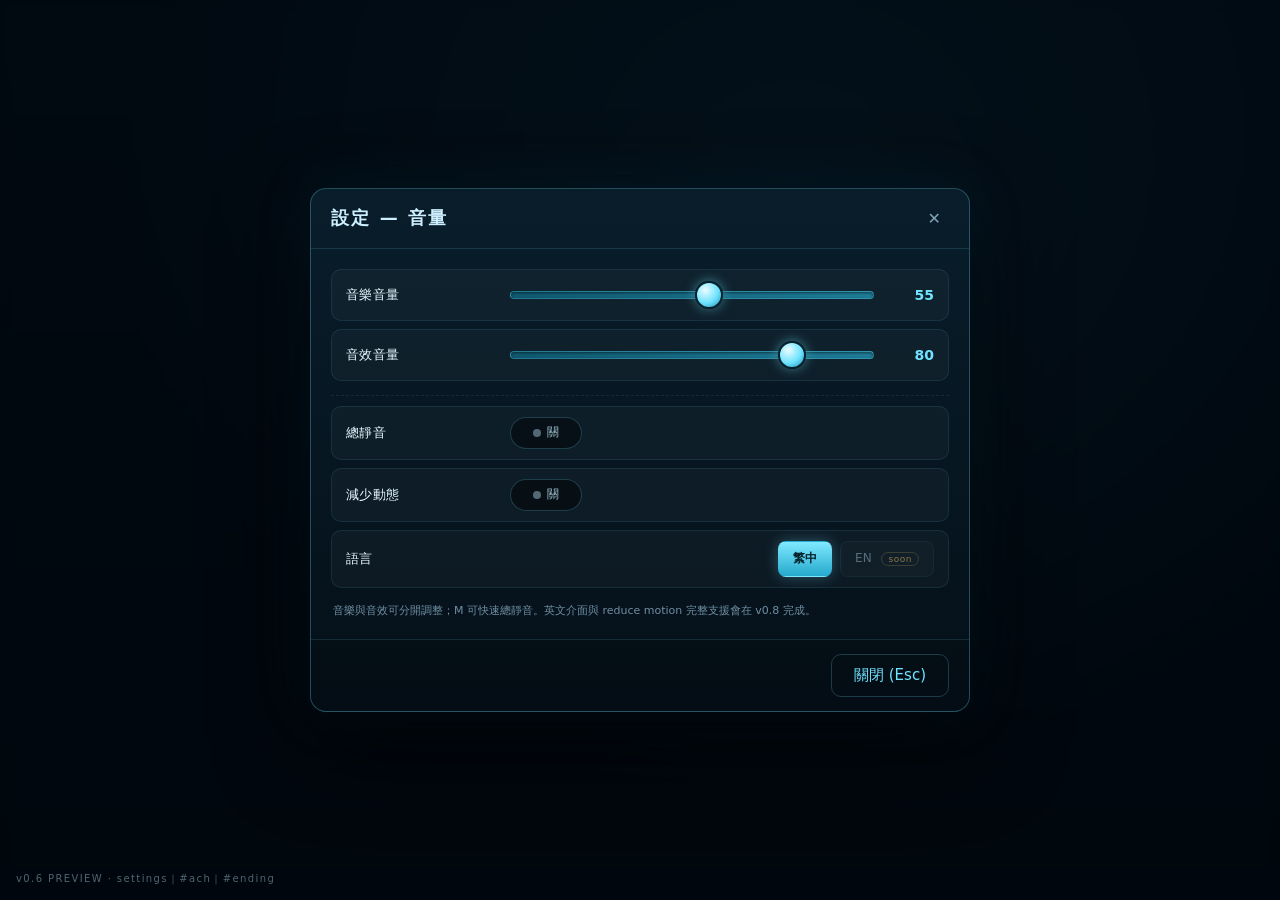
<file: docs/art/panel-preview-v0.6.html>
<!DOCTYPE html>
<html lang="zh-Hant">
<head>
<meta charset="utf-8">
<title>v0.6 面板預覽（設定／成就／結局）</title>
<!--
  靜態預覽：直接吃 ../../style.css（真實樣式），DOM 照 B 的 core.js（openSettings / achHtml）。
  開法：panel-preview-v0.6.html（設定，預設）｜#ach（成就）｜#ending（結局）
-->
<link rel="stylesheet" href="../../style.css">
<style>
  html,body{width:100%;height:100%;background:
    radial-gradient(ellipse at 62% 22%,rgba(24,82,104,.45),transparent 60%),
    linear-gradient(180deg,#04101a,#02070d)}
  .preview-tag{position:fixed;left:16px;bottom:14px;z-index:99;font-size:10px;
    letter-spacing:.14em;color:rgba(143,179,196,.55);pointer-events:none}
</style>
</head>
<body data-view="settings">

<div id="modal" class="show">
  <div class="modal-box">
    <div class="modal-head"><h2 id="pv-title">音量設定</h2>
      <button id="modal-x" aria-label="關閉">✕</button></div>
    <div class="modal-body" id="pv-body"></div>
    <div class="modal-foot"><button class="ghost">關閉 (Esc)</button></div>
  </div>
</div>

<div id="ending" class="screen" hidden>
  <div class="ending-inner">
    <div class="kicker">任務完成 · 母船決戰</div>
    <h1>你把帳算清了</h1>
    <p class="blurb">母船核心在你眼前炸開，整艘巨艦從內部亮成一顆白色的星。<br>
    同盟軍的戰機從火球兩側穿出來，護著你的逃生艙往外飛。<br>
    「任務完成，歡迎回家。」——遠處那顆藍色星球上，有一片海在等你。</p>
    <div class="end-stats">
      <div>遊戲時間<b>01:47:23</b></div>
      <div>收集垃圾<b>1,284</b></div>
      <div>基地建築<b>19</b></div>
      <div>擊殺敵人<b>96</b></div>
      <div>裝備等級<b>14</b></div>
      <div>成就<b>18 / 24</b></div>
    </div>
    <button class="primary">重新開始</button>
  </div>
</div>

<div class="preview-tag">v0.6 PREVIEW · settings｜#ach｜#ending</div>

<script>
const row = (label, key, val) => `<div class="settings-row"><label>${label}</label>
  <input class="slider" type="range" min="0" max="100" step="1" value="${val}" data-setting="${key}">
  <output class="settings-value" data-value="${key}">${val}</output></div>`;

const SETTINGS_HTML = `
  <div class="settings">
    <div class="settings-group">
      ${row('音樂音量', 'music', 55)}
      ${row('音效音量', 'sfx', 80)}
    </div>
    <div class="settings-group">
      <div class="settings-row"><label>總靜音</label>
        <button class="toggle" data-setting="mute" aria-checked="false">關</button></div>
      <div class="settings-row"><label>減少動態</label>
        <button class="toggle" data-setting="reduceMotion" aria-checked="false">關</button></div>
      <div class="settings-row"><label>語言</label>
        <div class="segmented">
          <button class="seg" data-lang="zh-Hant" aria-pressed="true">繁中</button>
          <button class="seg" data-lang="en" aria-pressed="false" disabled>EN <span class="soon">soon</span></button>
        </div></div>
    </div>
    <p class="settings-note">音樂與音效可分開調整；M 可快速總靜音。英文介面與 reduce motion 完整支援會在 v0.8 完成。</p>
  </div>`;

const card = (c) => {
  const hidden = c.hidden && !c.unlocked;
  const name = hidden ? '???' : c.name;
  const desc = c.unlocked ? c.desc : (hidden ? '隱藏成就 — 解鎖後揭曉' : '未達成：' + c.desc);
  const icon = c.unlocked ? '✓' : hidden ? '?' : c.type === 'progress' ? '◆' : c.type === 'challenge' ? '★' : '✦';
  const cat = c.type === 'egg' ? 'secret' : c.type;
  const badge = c.unlocked ? '已解鎖' : c.type === 'progress' ? '進度' : c.type === 'challenge' ? '挑戰' : '彩蛋';
  return `<div class="ach-card${c.unlocked ? ' unlocked' : ''}" data-ach="${c.id}" data-cat="${cat}"
    data-unlocked="${c.unlocked}" data-hidden="${hidden}">
    <span class="ach-icon">${icon}</span>
    <div class="ach-main"><div class="ach-name">${name}</div><div class="ach-desc">${desc}</div></div>
    <span class="ach-badge">${badge}</span></div>`;
};

const ACH = [
  { id:'first_dive', name:'第一次下潛', type:'progress', unlocked:true, desc:'收集第一件海上垃圾。' },
  { id:'cleaner', name:'海上清道夫', type:'progress', unlocked:false, desc:'累計收集 1000 件物資。' },
  { id:'builder', name:'平台一號', type:'progress', unlocked:true, desc:'建造第一座建築。' },
  { id:'automated', name:'自動化上線', type:'progress', unlocked:true, desc:'基地建築達 5 座。' },
  { id:'iron_isles', name:'鋼鐵群島', type:'progress', unlocked:false, desc:'基地建築達 19 座。' },
  { id:'gunmaster', name:'魚槍大師', type:'progress', unlocked:true, desc:'壓縮魚槍升到 Lv4。' },
  { id:'tech4', name:'科技狂人', type:'progress', unlocked:false, desc:'集滿 4 塊科技碎片。' },
  { id:'mods3', name:'模組收藏家', type:'progress', unlocked:false, desc:'魚槍插滿 3 個模組。' },
  { id:'revenge', name:'星際復仇', type:'progress', unlocked:true, desc:'擊毀母船核心，完成第一輪。' },
  { id:'bounty10', name:'賞金獵人', type:'challenge', unlocked:false, desc:'累計完成 10 張賞金合約。' },
  { id:'levi4', name:'巨獸終結者', type:'challenge', unlocked:false, desc:'擊敗 4 隻深海巨獸。' },
  { id:'iron_dive', name:'鐵人潛水', type:'challenge', unlocked:true, desc:'零死亡通關。' },
  { id:'speed60', name:'極速復仇', type:'challenge', unlocked:false, desc:'60 分鐘內通關。' },
  { id:'cheater', name:'作弊者', type:'egg', hidden:true, unlocked:false, desc:'在標題畫面輸入 cheat。' },
  { id:'shark50', name:'鯊魚剋星', type:'egg', hidden:true, unlocked:false, desc:'擊殺 50 隻鯊魚。' },
  { id:'bot300', name:'BOT 工頭', type:'egg', hidden:true, unlocked:false, desc:'BOT 累計帶回 300 件物資。' },
  { id:'deaths10', name:'十次重生', type:'egg', hidden:true, unlocked:false, desc:'死亡 10 次。' }
];

const ACH_HTML = `
  <div class="ach">
    <div class="ach-top">
      <div class="ach-progress"><div class="ach-bar"><i style="width:41%"></i></div></div>
      <span class="ach-count">10 / 24</span>
    </div>
    <div class="ach-tabs">
      <button class="ach-tab on" data-ach-cat="all" aria-pressed="true">全部</button>
      <button class="ach-tab" data-ach-cat="progress" aria-pressed="false">進度</button>
      <button class="ach-tab" data-ach-cat="challenge" aria-pressed="false">挑戰</button>
      <button class="ach-tab" data-ach-cat="secret" aria-pressed="false">彩蛋</button>
    </div>
    <div class="ach-grid">${ACH.map(card).join('')}</div>
  </div>`;

const modal = document.getElementById('modal');
const title = document.getElementById('pv-title');
const body = document.getElementById('pv-body');
const ending = document.getElementById('ending');

function apply() {
  const v = (location.hash || '#settings').slice(1);
  const view = ['settings', 'ach', 'ending'].includes(v) ? v : 'settings';
  document.body.dataset.view = view;
  const showModal = view !== 'ending';
  modal.classList.toggle('show', showModal);
  ending.hidden = view !== 'ending';
  if (view === 'settings') { title.textContent = '設定 — 音量'; body.innerHTML = SETTINGS_HTML; wireSettings(); }
  if (view === 'ach') {
    title.textContent = '任務與成就';
    body.innerHTML = '<div class="qlist"><div class="qrow"><div class="st">○</div><div><div class="txt">收集 15 件海上垃圾</div><div class="sub">0 / 15　·　游過漂流垃圾就會自動吸進背包</div></div></div></div>' + ACH_HTML;
    wireAch();
  }
}
function wireSettings() {
  body.querySelectorAll('input.slider').forEach(inp => {
    const out = body.querySelector(`output[data-value="${inp.dataset.setting}"]`);
    inp.addEventListener('input', () => { if (out) out.textContent = inp.value; });
  });
  body.querySelectorAll('button.toggle').forEach(btn => {
    btn.addEventListener('click', () => {
      const on = btn.getAttribute('aria-checked') === 'true';
      btn.setAttribute('aria-checked', String(!on));
      btn.textContent = on ? '關' : '開';
    });
  });
}
function wireAch() {
  body.querySelectorAll('.ach-tab').forEach(btn => {
    btn.addEventListener('click', () => {
      body.querySelectorAll('.ach-tab').forEach(b => { b.classList.remove('on'); b.setAttribute('aria-pressed', 'false'); });
      btn.classList.add('on'); btn.setAttribute('aria-pressed', 'true');
      const cat = btn.dataset.achCat;
      body.querySelectorAll('.ach-card').forEach(c => {
        c.style.display = (cat === 'all' || c.dataset.cat === cat) ? '' : 'none';
      });
    });
  });
}
apply();
addEventListener('hashchange', apply);
</script>
</body>
</html>
</file>
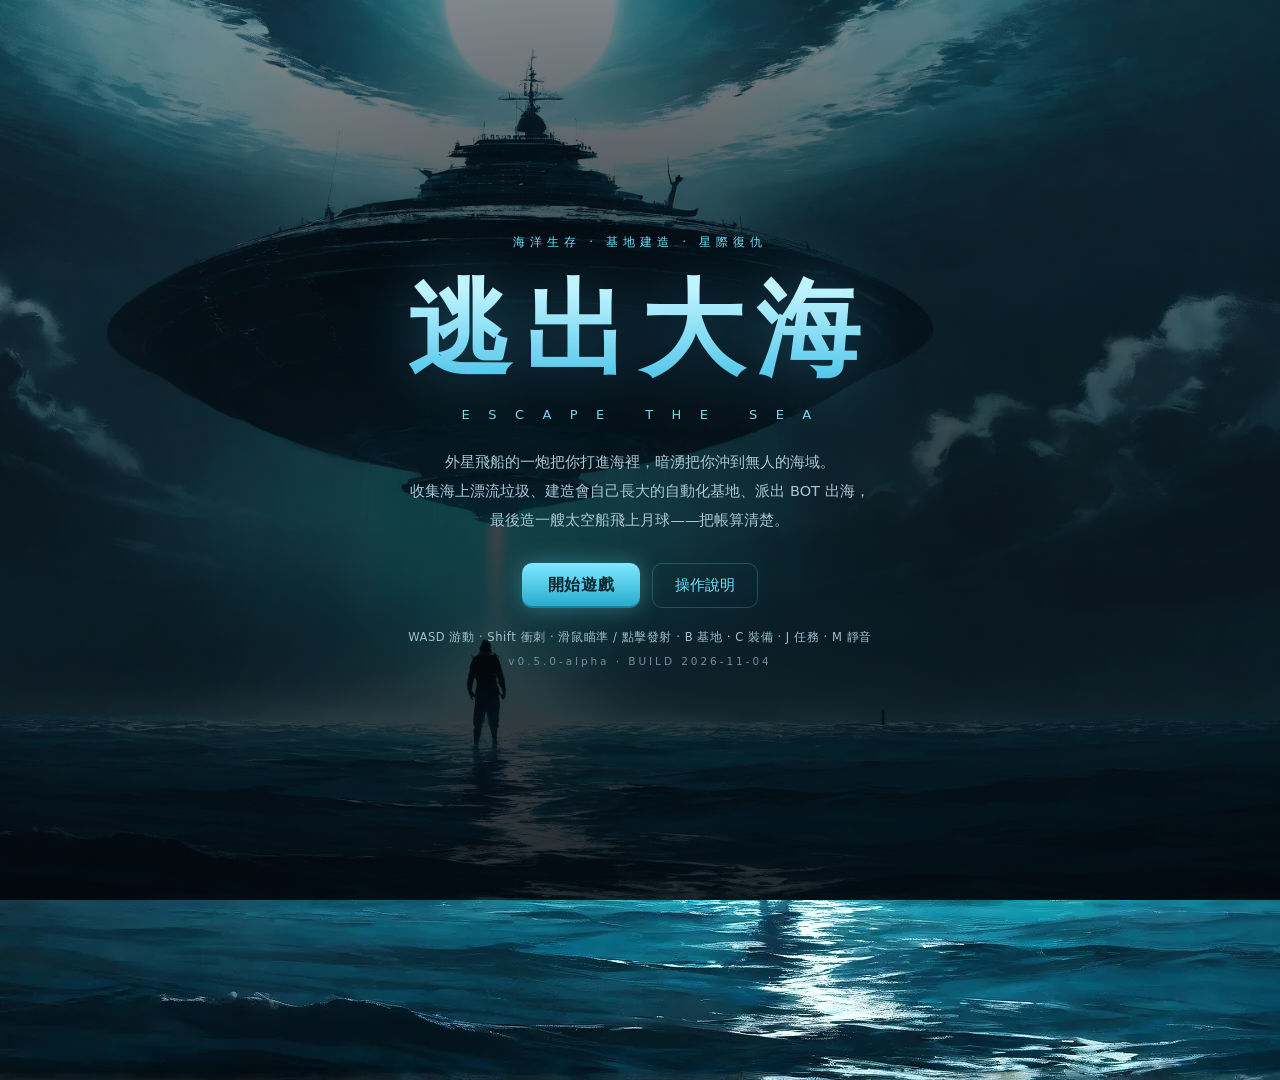
<file: docs/art/title-preview.html>
<!DOCTYPE html>
<html lang="zh-Hant">
<head>
<meta charset="utf-8">
<title>標題畫面 key art 合成預覽（1920×1080）</title>
<!--
  用途：驗證 docs/art/title-art/title-1920x1080.webp 當標題底圖的可讀性。
  合成順序與 TITLE-ART.md 給 B 的接線相同：
    1) drawImage 全幅 cover
    2) 18% 暗化（rgba(2,7,13,.18)）
    3) 既有 #title CSS 漸層（style.css）
  這不是遊戲本體，只是給 Lead/B 看的靜態預覽。
-->
<link rel="stylesheet" href="../../style.css">
<style>
  html,body{width:1920px;height:1080px;overflow:hidden}
  #art{position:fixed;inset:0;width:1920px;height:1080px;object-fit:cover;display:block}
  #art-dark{position:fixed;inset:0;background:rgba(2,7,13,.18);z-index:1}
  /* 預覽頁把 .screen 疊在底圖上（遊戲內是 canvas 繪製） */
  #title.screen{z-index:2}
</style>
</head>
<body data-scene="title">
<img id="art" src="title-art/title-1920x1080.webp" alt="">
<div id="art-dark"></div>
<div id="title" class="screen">
  <div class="title-inner">
    <div class="kicker">海洋生存 · 基地建造 · 星際復仇</div>
    <h1>逃出大海</h1>
    <div class="en">E S C A P E &nbsp; T H E &nbsp; S E A</div>
    <p class="blurb">外星飛船的一炮把你打進海裡，暗湧把你沖到無人的海域。<br>
    收集海上漂流垃圾、建造會自己長大的自動化基地、派出 BOT 出海，<br>
    最後造一艘太空船飛上月球——把帳算清楚。</p>
    <div class="tbtns">
      <button class="primary">開始遊戲</button>
      <button class="ghost">操作說明</button>
    </div>
    <div class="ctrl">WASD 游動 · Shift 衝刺 · 滑鼠瞄準 / 點擊發射 · B 基地 · C 裝備 · J 任務 · M 靜音</div>
    <div class="ver">v0.5.0-alpha · BUILD 2026-11-04</div>
  </div>
</div>
</body>
</html>
</file>
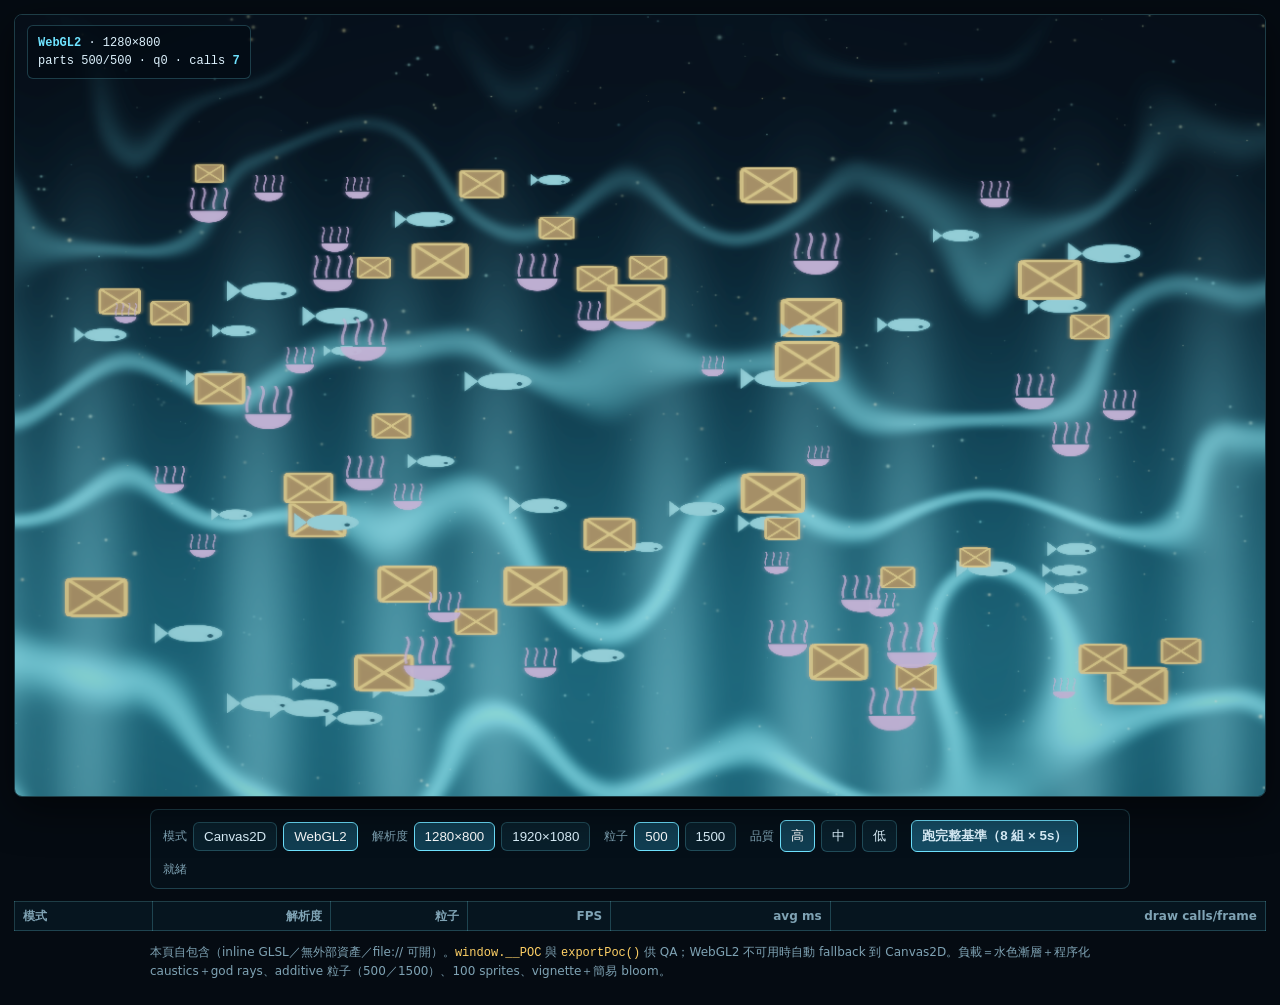
<file: docs/tech/webgl-poc.html>
<!doctype html>
<html lang="zh-Hant">
<head>
<meta charset="utf-8">
<meta name="viewport" content="width=device-width, initial-scale=1">
<title>Escape the Sea · WebGL2 vs Canvas2D POC</title>
<style>
  :root { --bg:#050b12; --ink:#dff4ff; --dim:#7fa3b4; --line:rgba(120,235,255,.22); --accent:#6fe3ff; }
  * { box-sizing: border-box; }
  html,body { margin:0; padding:0; background:var(--bg); color:var(--ink); font:13px/1.5 "Microsoft JhengHei",system-ui,sans-serif; }
  #wrap { display:flex; flex-direction:column; align-items:center; gap:12px; padding:14px 14px 26px; }
  #stage { position:relative; line-height:0; border:1px solid var(--line); border-radius:8px; overflow:hidden; box-shadow:0 12px 40px rgba(0,0,0,.55); }
  #stage canvas { display:block; max-width:100%; height:auto; }
  #stage canvas[hidden] { display:none; }
  #hud { position:absolute; left:12px; top:10px; padding:8px 10px; border-radius:6px; background:rgba(2,10,18,.62); border:1px solid var(--line); font:12px/1.5 monospace; color:var(--ink); pointer-events:none; }
  #hud b { color:var(--accent); font-weight:600; }
  #panel { width:min(100%, 980px); display:flex; flex-wrap:wrap; gap:8px 14px; align-items:center; padding:10px 12px; border:1px solid var(--line); border-radius:8px; background:rgba(6,20,30,.68); }
  .group { display:flex; align-items:center; gap:6px; }
  .group > span { color:var(--dim); font-size:12px; }
  button { background:rgba(10,34,46,.9); color:var(--ink); border:1px solid var(--line); border-radius:6px; padding:6px 10px; font:12px/1 inherit; cursor:pointer; }
  button:hover { border-color:var(--accent); color:#fff; }
  button[aria-pressed="true"] { background:rgba(40,150,190,.35); border-color:var(--accent); color:#fff; }
  button:disabled { opacity:.35; cursor:not-allowed; }
  #run { background:rgba(40,150,190,.45); border-color:var(--accent); font-weight:600; }
  #status { flex:1 1 100%; color:var(--dim); font-size:12px; min-height:18px; }
  table { border-collapse:collapse; width:100%; font-size:12px; }
  th,td { border:1px solid var(--line); padding:5px 8px; text-align:right; }
  th:first-child, td:first-child { text-align:left; }
  th { color:var(--dim); font-weight:600; background:rgba(8,26,38,.7); }
  tr.fallback td { color:#ff9aa8; }
  #note { width:min(100%, 980px); color:var(--dim); font-size:12px; }
  code { color:#ffd166; }
</style>
</head>
<body>
<div id="wrap">
  <div id="stage">
    <canvas id="cv2d" width="1280" height="800"></canvas>
    <canvas id="cvgl" width="1280" height="800" hidden></canvas>
    <div id="hud"></div>
  </div>
  <div id="panel">
    <div class="group"><span>模式</span>
      <button id="m2d" aria-pressed="true">Canvas2D</button>
      <button id="mgl" aria-pressed="false">WebGL2</button>
    </div>
    <div class="group"><span>解析度</span>
      <button id="r1" aria-pressed="true">1280×800</button>
      <button id="r2" aria-pressed="false">1920×1080</button>
    </div>
    <div class="group"><span>粒子</span>
      <button id="p500" aria-pressed="true">500</button>
      <button id="p1500" aria-pressed="false">1500</button>
    </div>
    <div class="group"><span>品質</span>
      <button id="q0" aria-pressed="true">高</button>
      <button id="q1" aria-pressed="false">中</button>
      <button id="q2" aria-pressed="false">低</button>
    </div>
    <button id="run">跑完整基準（8 組 × 5s）</button>
    <div id="status">就緒</div>
  </div>
  <table id="tbl">
    <thead><tr><th>模式</th><th>解析度</th><th>粒子</th><th>FPS</th><th>avg ms</th><th>draw calls/frame</th></tr></thead>
    <tbody></tbody>
  </table>
  <div id="note">本頁自包含（inline GLSL／無外部資產／file:// 可開）。<code>window.__POC</code> 與 <code>exportPoc()</code> 供 QA；WebGL2 不可用時自動 fallback 到 Canvas2D。負載＝水色漸層＋程序化 caustics＋god rays、additive 粒子（500／1500）、100 sprites、vignette＋簡易 bloom。</div>
</div>

<script>
(function () {
  'use strict';

  /* ================= 0. 基本狀態／fallback ================= */
  var cv2d = document.getElementById('cv2d');
  var cvgl = document.getElementById('cvgl');
  var hud = document.getElementById('hud');
  var ctx2d = cv2d.getContext('2d');
  var gl = null;
  var qs = location.search || '';
  var force2d = qs.indexOf('force2d') >= 0 || /[?&]gl=0([&#]|$)/.test(qs);
  var forceGl = /[?&]gl=1([&#]|$)/.test(qs);
  if (!force2d) {
    try { gl = cvgl.getContext('webgl2', { alpha: false, antialias: false, depth: false, preserveDrawingBuffer: true }); } catch (e) { gl = null; }
  }
  var state = {
    mode: gl ? 'webgl' : 'canvas',
    w: 1280, h: 800, particles: 500, quality: 0,
    time: 0, lastCalls: 0, log: null,
    results: [], fallback: !gl,
    lastFrameAt: 0,
    contextLost: false, contextEvents: [], lastContextEvent: null,
    loseExt: null, forceGl: forceGl
  };
  /* v0.12：B 的合成層 seam：context loss/restore hooks（可註冊 callback） */
  var ctxHooks = { lost: [], restored: [] };
  function onContextLost(fn) { if (typeof fn === 'function') ctxHooks.lost.push(fn); return ctxHooks.lost.length; }
  function onContextRestored(fn) { if (typeof fn === 'function') ctxHooks.restored.push(fn); return ctxHooks.restored.length; }
  function fireContext(kind, info) {
    state.contextEvents.push({ kind: kind, t: Date.now(), info: info || '' });
    var list = kind === 'lost' ? ctxHooks.lost : ctxHooks.restored;
    for (var i = 0; i < list.length; i++) {
      try {
        list[i]({
          kind: kind, contextLost: state.contextLost, mode: state.mode,
          fallback: state.fallback, webgl2: !!gl,
          stats: typeof getStats === 'function' ? getStats() : null
        });
      } catch (e) { }
    }
  }
  /* v0.12：B 的整合介面用 quality tier（0=高、1=中、2=低） */
  var QUALITY = {
    0: { cap: 1500, bloom: true, caust: 30, rays: 6 },
    1: { cap: 800, bloom: true, caust: 20, rays: 4 },
    2: { cap: 400, bloom: false, caust: 12, rays: 3 }
  };
  function qualityCfg() { return QUALITY[state.quality] || QUALITY[0]; }

  function nowMs() { return (typeof performance !== 'undefined') ? performance.now() : Date.now(); }
  function clamp(v, a, b) { return v < a ? a : (v > b ? b : v); }
  function rnd(a, b) { return a + Math.random() * (b - a); }

  /* ================= 1. 共用程序化素材（atlas：glow / crate / fish / bubble） ================= */
  function buildAtlas() {
    var S = 256, cn = document.createElement('canvas');
    cn.width = cn.height = S;
    var g = cn.getContext('2d');
    var cell = S / 2;
    /* 0: 光暈（粒子用） */
    var rg = g.createRadialGradient(cell / 2, cell / 2, 0, cell / 2, cell / 2, cell / 2);
    rg.addColorStop(0, 'rgba(210,245,255,1)');
    rg.addColorStop(0.35, 'rgba(140,235,255,.85)');
    rg.addColorStop(1, 'rgba(60,160,220,0)');
    g.fillStyle = rg; g.fillRect(0, 0, cell, cell);
    /* 1: 木箱（sprite） */
    g.save(); g.translate(cell, 0);
    g.fillStyle = '#8a6a3f'; g.beginPath(); g.roundRect(22, 22, 84, 84, 10); g.fill();
    g.strokeStyle = '#ffd166'; g.lineWidth = 6; g.beginPath(); g.roundRect(22, 22, 84, 84, 10); g.stroke();
    g.beginPath(); g.moveTo(22, 22); g.lineTo(106, 106); g.moveTo(106, 22); g.lineTo(22, 106); g.stroke();
    g.restore();
    /* 2: 魚（sprite） */
    g.save(); g.translate(0, cell);
    g.fillStyle = '#6fe3ff';
    g.beginPath(); g.ellipse(66, 64, 40, 20, 0, 0, 7); g.fill();
    g.beginPath(); g.moveTo(26, 64); g.lineTo(6, 40); g.lineTo(6, 88); g.closePath(); g.fill();
    g.fillStyle = '#0a2330'; g.beginPath(); g.arc(88, 58, 4.4, 0, 7); g.fill();
    g.restore();
    /* 3: 水母（sprite） */
    g.save(); g.translate(cell, cell);
    g.fillStyle = 'rgba(201,166,255,.92)';
    g.beginPath(); g.arc(64, 46, 34, Math.PI, 0); g.fill();
    g.strokeStyle = 'rgba(201,166,255,.8)'; g.lineWidth = 4;
    for (var i = 0; i < 4; i++) { g.beginPath(); g.moveTo(34 + i * 20, 50); g.bezierCurveTo(28 + i * 20, 78, 44 + i * 20, 92, 34 + i * 20, 112); g.stroke(); }
    g.restore();
    return cn;
  }
  var ATLAS = buildAtlas();

  /* ================= 2. 場景資料（種子固定，兩模式一致） ================= */
  var PARTICLES = [];
  var SPRITES = [];
  function seedScene() {
    PARTICLES.length = 0; SPRITES.length = 0;
    var n = 1500;
    for (var i = 0; i < n; i++) {
      PARTICLES.push({
        x: Math.random(), y: Math.random(),
        s: rnd(1.0, 5.0), vy: rnd(0.012, 0.05), vx: rnd(-0.012, 0.012),
        ph: rnd(0, 6.283), a: rnd(0.25, 0.9), c: i % 3
      });
    }
    for (var j = 0; j < 100; j++) {
      SPRITES.push({
        x: rnd(0.06, 0.94), y: rnd(0.18, 0.94),
        s: rnd(14, 40), type: j % 3,
        ph: rnd(0, 6.283), vy: rnd(0.004, 0.016), rot: rnd(0, 6.283)
      });
    }
  }
  seedScene();

  /* ================= 3. Canvas2D renderer ================= */
  var g2 = { bg: null, vig: null, bloom: null, size: '' };
  function build2DGradients() {
    var W = state.w, H = state.h, key = W + 'x' + H;
    if (g2.size === key) return;
    g2.size = key;
    var bg = ctx2d.createLinearGradient(0, 0, 0, H);
    bg.addColorStop(0, '#0f5163');
    bg.addColorStop(0.32, '#0a3a4c');
    bg.addColorStop(1, '#03101a');
    g2.bg = bg;
    var vg = ctx2d.createRadialGradient(W / 2, H / 2, Math.min(W, H) * 0.28, W / 2, H / 2, Math.max(W, H) * 0.72);
    vg.addColorStop(0, 'rgba(0,0,0,0)');
    vg.addColorStop(1, 'rgba(0,6,12,.62)');
    g2.vig = vg;
    var bg2 = ctx2d.createRadialGradient(W * 0.5, H * 0.28, 0, W * 0.5, H * 0.28, Math.max(W, H) * 0.55);
    bg2.addColorStop(0, 'rgba(160,240,255,.10)');
    bg2.addColorStop(1, 'rgba(160,240,255,0)');
    g2.bloom = bg2;
  }

  function updateParticles2D(dt) {
    var n = state.particles;
    for (var i = 0; i < n; i++) {
      var p = PARTICLES[i];
      p.y -= p.vy * dt * 0.06;
      p.x += p.vx * dt * 0.06;
      if (p.y < -0.05) { p.y = 1.05; p.x = Math.random(); }
      if (p.x < -0.05) p.x = 1.05; else if (p.x > 1.05) p.x = -0.05;
    }
    for (var j = 0; j < SPRITES.length; j++) {
      var s = SPRITES[j];
      s.y -= s.vy * dt * 0.06;
      s.ph += dt;
      if (s.y < -0.1) s.y = 1.1;
    }
  }

  function render2D(now) {
    var W = state.w, H = state.h, t = now / 1000;
    var calls = 0;
    build2DGradients();
    ctx2d.setTransform(1, 0, 0, 1, 0, 0);
    ctx2d.globalCompositeOperation = 'source-over';
    ctx2d.globalAlpha = 1;
    /* 背景 */
    ctx2d.fillStyle = g2.bg; ctx2d.fillRect(0, 0, W, H); calls++;
    /* caustics：正弦光紋（additive，數量依 quality） */
    ctx2d.save();
    ctx2d.globalCompositeOperation = 'lighter';
    var caustN = qualityCfg().caust;
    for (var c = 0; c < caustN; c++) {
      var yy = (c + 0.5) / caustN * H * 0.72;
      var amp = 10 + 16 * Math.sin(c * 0.7 + t * 0.7);
      ctx2d.strokeStyle = 'rgba(150,240,255,' + (0.05 + 0.05 * Math.abs(Math.sin(c * 1.3 + t))) + ')';
      ctx2d.lineWidth = 1.6 + (c % 4);
      ctx2d.beginPath();
      for (var x = -20; x <= W + 20; x += 34) {
        var y2 = yy + Math.sin(x * 0.012 + t * 1.4 + c) * amp * 0.4 + Math.cos(x * 0.02 - t) * 8;
        if (x < 0) ctx2d.moveTo(x, y2); else ctx2d.lineTo(x, y2);
      }
      ctx2d.stroke(); calls++;
    }
    /* god rays（additive 多邊形，數量依 quality） */
    var rayN = qualityCfg().rays;
    for (var r = 0; r < rayN; r++) {
      var cx = W * (0.18 + 0.13 * r) + Math.sin(t * 0.2 + r) * W * 0.02;
      var wTop = W * (0.035 + 0.01 * (r % 3)), wBot = wTop * 2.6;
      var grad = ctx2d.createLinearGradient(cx, 0, cx, H * 0.9);
      grad.addColorStop(0, 'rgba(170,245,255,.20)');
      grad.addColorStop(1, 'rgba(170,245,255,0)');
      ctx2d.fillStyle = grad;
      ctx2d.beginPath();
      ctx2d.moveTo(cx - wTop, 0); ctx2d.lineTo(cx + wTop, 0);
      ctx2d.lineTo(cx + wBot, H * 0.9); ctx2d.lineTo(cx - wBot, H * 0.9);
      ctx2d.closePath(); ctx2d.fill(); calls++;
    }
    ctx2d.restore();
    /* 粒子（additive，精靈圖縮放） */
    ctx2d.save();
    ctx2d.globalCompositeOperation = 'lighter';
    var n = Math.min(state.particles, qualityCfg().cap);
    for (var i = 0; i < n; i++) {
      var p = PARTICLES[i];
      var px = p.x * W, py = p.y * H;
      var sz = p.s * (1 + 0.35 * Math.sin(p.ph + t * 2));
      var a = p.a * (0.65 + 0.35 * Math.sin(p.ph + t * 1.7));
      ctx2d.globalAlpha = a;
      ctx2d.drawImage(ATLAS, 0, 0, 128, 128, px - sz * 2, py - sz * 2, sz * 4, sz * 4); calls++;
    }
    ctx2d.globalAlpha = 1;
    /* bloom 近似：便宜的加色光暈層（tier2 關閉） */
    if (qualityCfg().bloom) { ctx2d.fillStyle = g2.bloom; ctx2d.fillRect(0, 0, W, H); calls++; }
    ctx2d.restore();
    /* sprites（100 個：木箱／魚／水母） */
    for (var s = 0; s < SPRITES.length; s++) {
      var sp = SPRITES[s];
      var sx = (sp.type === 0 ? 128 : sp.type === 1 ? 0 : 128);
      var sy = (sp.type === 0 ? 0 : 128);
      var d = sp.s * (W / 1280) * 1.6;
      var wob = Math.sin(sp.ph + t * 1.2) * d * 0.15;
      ctx2d.globalAlpha = 0.9;
      ctx2d.drawImage(ATLAS, sx, sy, 128, 128, sp.x * W - d / 2 + wob, sp.y * H - d / 2, d, d); calls++;
    }
    ctx2d.globalAlpha = 1;
    /* vignette */
    ctx2d.fillStyle = g2.vig; ctx2d.fillRect(0, 0, W, H); calls++;
    /* HUD */
    ctx2d.fillStyle = 'rgba(220,245,255,.85)';
    ctx2d.font = '600 13px "Microsoft JhengHei",system-ui';
    ctx2d.fillText('Canvas2D · ' + state.particles + ' particles · ' + W + '×' + H, 16, H - 18); calls++;
    state.lastCalls = calls;
  }

  /* ================= 4. WebGL2 renderer ================= */
  var GL = null;
  function glShader(type, src) {
    var s = gl.createShader(type);
    gl.shaderSource(s, src); gl.compileShader(s);
    if (!gl.getShaderParameter(s, gl.COMPILE_STATUS)) throw new Error('shader: ' + gl.getShaderInfoLog(s));
    return s;
  }
  function glProgram(vs, fs) {
    var p = gl.createProgram();
    gl.attachShader(p, glShader(gl.VERTEX_SHADER, vs));
    gl.attachShader(p, glShader(gl.FRAGMENT_SHADER, fs));
    gl.linkProgram(p);
    if (!gl.getProgramParameter(p, gl.LINK_STATUS)) throw new Error('link: ' + gl.getProgramInfoLog(p));
    return p;
  }
  var VS_FULL = '#version 300 es\nout vec2 vUV;\nvoid main(){ vec2 p[3] = vec2[3](vec2(-1.0,-1.0), vec2(3.0,-1.0), vec2(-1.0,3.0)); vUV = p[gl_VertexID] * 0.5 + 0.5; gl_Position = vec4(p[gl_VertexID], 0.0, 1.0); }';
  var FS_BG = '#version 300 es\nprecision highp float;\nuniform vec2 uRes; uniform float uTime;\nin vec2 vUV; out vec4 outColor;\nfloat hash(vec2 p){ return fract(sin(dot(p, vec2(127.1,311.7))) * 43758.5453); }\nfloat noise(vec2 p){ vec2 i=floor(p), f=fract(p); f=f*f*(3.0-2.0*f); return mix(mix(hash(i),hash(i+vec2(1,0)),f.x), mix(hash(i+vec2(0,1)),hash(i+vec2(1,1)),f.x), f.y); }\nvoid main(){\n  vec2 uv = vUV;\n  vec3 deep = vec3(0.010,0.032,0.055);\n  vec3 shall = vec3(0.055,0.26,0.34);\n  vec3 col = mix(shall, deep, smoothstep(0.0, 0.92, uv.y));\n  float t = uTime * 0.55;\n  vec2 p = uv * vec2(6.0, 3.2);\n  float n1 = noise(p + vec2(t*0.35, -t*0.22));\n  float n2 = noise(p*1.7 + vec2(-t*0.24, t*0.17));\n  float caust = pow(max(0.0, sin((n1*3.0 + n2*2.0 + uv.y*8.0) * 3.1416 + uTime*0.7)), 8.0);\n  caust *= smoothstep(1.05, 0.18, uv.y);\n  col += vec3(0.32,0.78,0.88) * caust * 0.65;\n  float rays = 0.0;\n  for (int i=0;i<3;i++){ float fi=float(i); float ang = (uv.x-0.5)*3.2 + sin(uTime*0.15+fi)*0.22 + fi*0.18; rays += pow(max(0.0, sin((ang+fi*1.3)*6.0)), 6.0); }\n  rays *= smoothstep(0.96, 0.0, uv.y);\n  col += vec3(0.45,0.85,0.95) * rays * 0.28;\n  outColor = vec4(col, 1.0);\n}';
  var VS_PART = '#version 300 es\nlayout(location=0) in vec2 aSeed;\nuniform vec2 uRes; uniform float uTime;\nout vec3 vCol; out float vA;\nvoid main(){\n  float t = uTime;\n  vec2 pos = fract(aSeed + vec2(t*0.018*(0.25+aSeed.y), -t*0.026*(0.35+aSeed.x)));\n  vec2 clip = pos * 2.0 - 1.0;\n  gl_Position = vec4(clip.x, -clip.y, 0.0, 1.0);\n  float sz = (1.5 + 6.0*fract(aSeed.x*13.7)) * (0.7 + 0.5*fract(aSeed.y*5.3));\n  gl_PointSize = sz * (uRes.y / 800.0);\n  vCol = mix(vec3(0.42,0.90,0.98), vec3(1.0,0.92,0.55), fract(aSeed.y*7.3));\n  vA = 0.05 + 0.24 * fract(aSeed.x*3.1);\n}';
  var FS_PART = '#version 300 es\nprecision highp float;\nin vec3 vCol; in float vA; out vec4 outColor;\nvoid main(){ vec2 c = gl_PointCoord - 0.5; float d = length(c); float a = smoothstep(0.5, 0.0, d); outColor = vec4(vCol * (a*a + a*0.5) * vA, 1.0); }';
  var VS_SPR = '#version 300 es\nlayout(location=0) in vec2 aCorner;\nlayout(location=1) in vec4 aInst; // x,y(0..1), scalePx, phase\nlayout(location=2) in float aType;\nuniform vec2 uRes; uniform float uTime;\nout vec2 vUV; out float vType;\nvoid main(){\n  vec2 c = aInst.xy;\n  float wob = sin(aInst.w + uTime*1.2) * 0.02;\n  c.x += wob;\n  float s = aInst.z / 800.0;\n  vec2 clip = (c * 2.0 - 1.0) + aCorner * s;\n  gl_Position = vec4(clip.x, -clip.y, 0.0, 1.0);\n  vUV = aCorner * 0.5 + 0.5;\n  vType = aType;\n}';
  var FS_SPR = '#version 300 es\nprecision highp float;\nuniform sampler2D uAtlas;\nin vec2 vUV; in float vType; out vec4 outColor;\nvoid main(){\n  float tx = mod(vType, 2.0); float ty = floor(vType / 2.0);\n  vec2 uv = vec2((vUV.x + tx) * 0.5, (1.0 - vUV.y + ty) * 0.5);\n  vec4 c = texture(uAtlas, uv);\n  if (c.a < 0.02) discard;\n  outColor = c;\n}';
  var FS_COPY = '#version 300 es\nprecision highp float;\nuniform sampler2D uTex; uniform vec2 uTexel; uniform float uDir; in vec2 vUV; out vec4 outColor;\nvoid main(){\n  vec2 o = vec2(uTexel.x * uDir, 0.0);\n  vec4 c = texture(uTex, vUV) * 0.36;\n  c += texture(uTex, vUV + o) * 0.24; c += texture(uTex, vUV - o) * 0.24;\n  c += texture(uTex, vUV + o*2.0) * 0.08; c += texture(uTex, vUV - o*2.0) * 0.08;\n  outColor = c;\n}';
  var FS_COMP = '#version 300 es\nprecision highp float;\nuniform sampler2D uScene; uniform sampler2D uBloom; in vec2 vUV; out vec4 outColor;\nvoid main(){\n  vec3 c = texture(uScene, vUV).rgb;\n  vec3 b = texture(uBloom, vUV).rgb;\n  c += b * 0.55;\n  float v = smoothstep(1.18, 0.34, length((vUV - 0.5) * vec2(1.0, 1.12)));\n  c *= mix(0.55, 1.0, v);\n  c = c / (c + vec3(0.85)) * 1.30;\n  outColor = vec4(c, 1.0);\n}';

  function createGLResources() {
    GL = {};
    GL.bg = glProgram(VS_FULL, FS_BG);
    GL.part = glProgram(VS_PART, FS_PART);
    GL.spr = glProgram(VS_SPR, FS_SPR);
    GL.copy = glProgram(VS_FULL, FS_COPY);
    GL.comp = glProgram(VS_FULL, FS_COMP);
    GL.u = {};
    ['bg','part','spr','copy','comp'].forEach(function (k) { GL.u[k] = {}; });
    ['uRes','uTime'].forEach(function (n) { GL.u.bg[n] = gl.getUniformLocation(GL.bg, n); });
    ['uRes','uTime'].forEach(function (n) { GL.u.part[n] = gl.getUniformLocation(GL.part, n); });
    ['uRes','uTime','uAtlas'].forEach(function (n) { GL.u.spr[n] = gl.getUniformLocation(GL.spr, n); });
    GL.u.spr.uAtlas = gl.getUniformLocation(GL.spr, 'uAtlas');
    GL.u.copy.uTex = gl.getUniformLocation(GL.copy, 'uTex');
    GL.u.copy.uTexel = gl.getUniformLocation(GL.copy, 'uTexel');
    GL.u.copy.uDir = gl.getUniformLocation(GL.copy, 'uDir');
    GL.u.comp.uScene = gl.getUniformLocation(GL.comp, 'uScene');
    GL.u.comp.uBloom = gl.getUniformLocation(GL.comp, 'uBloom');
    GL.vaoEmpty = gl.createVertexArray();
    /* 粒子：GPU 端用 seed 算位置 */
    GL.partVAO = gl.createVertexArray();
    gl.bindVertexArray(GL.partVAO);
    GL.partBuf = gl.createBuffer();
    gl.bindBuffer(gl.ARRAY_BUFFER, GL.partBuf);
    var seeds = new Float32Array(1500 * 2);
    for (var i = 0; i < 1500; i++) { seeds[i * 2] = Math.random(); seeds[i * 2 + 1] = Math.random(); }
    gl.bufferData(gl.ARRAY_BUFFER, seeds, gl.STATIC_DRAW);
    gl.enableVertexAttribArray(0);
    gl.vertexAttribPointer(0, 2, gl.FLOAT, false, 0, 0);
    /* sprites：instanced quad */
    GL.sprVAO = gl.createVertexArray();
    gl.bindVertexArray(GL.sprVAO);
    GL.quadBuf = gl.createBuffer();
    gl.bindBuffer(gl.ARRAY_BUFFER, GL.quadBuf);
    gl.bufferData(gl.ARRAY_BUFFER, new Float32Array([-1,-1, 1,-1, -1,1, 1,1]), gl.STATIC_DRAW);
    gl.enableVertexAttribArray(0);
    gl.vertexAttribPointer(0, 2, gl.FLOAT, false, 0, 0);
    var inst = new Float32Array(100 * 5);
    for (var j = 0; j < 100; j++) {
      inst[j * 5] = Math.random() * 0.88 + 0.06;
      inst[j * 5 + 1] = Math.random() * 0.72 + 0.2;
      inst[j * 5 + 2] = 26 + Math.random() * 34;
      inst[j * 5 + 3] = Math.random() * 6.283;
      inst[j * 5 + 4] = j % 3 + 1; /* atlas cell 1..3 */
    }
    GL.instBuf = gl.createBuffer();
    gl.bindBuffer(gl.ARRAY_BUFFER, GL.instBuf);
    gl.bufferData(gl.ARRAY_BUFFER, inst, gl.STATIC_DRAW);
    gl.enableVertexAttribArray(1);
    gl.vertexAttribPointer(1, 4, gl.FLOAT, false, 20, 0);
    gl.vertexAttribDivisor(1, 1);
    gl.enableVertexAttribArray(2);
    gl.vertexAttribPointer(2, 1, gl.FLOAT, false, 20, 16);
    gl.vertexAttribDivisor(2, 1);
    gl.bindVertexArray(null);
    /* atlas texture */
    GL.tex = gl.createTexture();
    gl.bindTexture(gl.TEXTURE_2D, GL.tex);
    gl.pixelStorei(gl.UNPACK_FLIP_Y_WEBGL, false);
    gl.texImage2D(gl.TEXTURE_2D, 0, gl.RGBA, gl.RGBA, gl.UNSIGNED_BYTE, ATLAS);
    gl.texParameteri(gl.TEXTURE_2D, gl.TEXTURE_MIN_FILTER, gl.LINEAR);
    gl.texParameteri(gl.TEXTURE_2D, gl.TEXTURE_MAG_FILTER, gl.LINEAR);
    gl.texParameteri(gl.TEXTURE_2D, gl.TEXTURE_WRAP_S, gl.CLAMP_TO_EDGE);
    gl.texParameteri(gl.TEXTURE_2D, gl.TEXTURE_WRAP_T, gl.CLAMP_TO_EDGE);
    /* FBOs */
    gl.bindVertexArray(null);
    resizeGL();
  }
  function makeFBO(w, h, withDepth) {
    var tex = gl.createTexture();
    gl.bindTexture(gl.TEXTURE_2D, tex);
    gl.texImage2D(gl.TEXTURE_2D, 0, gl.RGBA, w, h, 0, gl.RGBA, gl.UNSIGNED_BYTE, null);
    gl.texParameteri(gl.TEXTURE_2D, gl.TEXTURE_MIN_FILTER, gl.LINEAR);
    gl.texParameteri(gl.TEXTURE_2D, gl.TEXTURE_MAG_FILTER, gl.LINEAR);
    gl.texParameteri(gl.TEXTURE_2D, gl.TEXTURE_WRAP_S, gl.CLAMP_TO_EDGE);
    gl.texParameteri(gl.TEXTURE_2D, gl.TEXTURE_WRAP_T, gl.CLAMP_TO_EDGE);
    var fb = gl.createFramebuffer();
    gl.bindFramebuffer(gl.FRAMEBUFFER, fb);
    gl.framebufferTexture2D(gl.FRAMEBUFFER, gl.COLOR_ATTACHMENT0, gl.TEXTURE_2D, tex, 0);
    gl.bindFramebuffer(gl.FRAMEBUFFER, null);
    return { fb: fb, tex: tex, w: w, h: h };
  }
  function resizeGL() {
    if (!gl || !GL) return;
    var W = state.w, H = state.h;
    cvgl.width = W; cvgl.height = H;
    gl.viewport(0, 0, W, H);
    if (GL.scene) { gl.deleteFramebuffer(GL.scene.fb); gl.deleteTexture(GL.scene.tex); }
    if (GL.bloomA) { gl.deleteFramebuffer(GL.bloomA.fb); gl.deleteTexture(GL.bloomA.tex); }
    if (GL.bloomB) { gl.deleteFramebuffer(GL.bloomB.fb); gl.deleteTexture(GL.bloomB.tex); }
    GL.scene = makeFBO(W, H);
    GL.bloomA = makeFBO(Math.max(2, W >> 1), Math.max(2, H >> 1));
    GL.bloomB = makeFBO(Math.max(2, W >> 1), Math.max(2, H >> 1));
    gl.bindFramebuffer(gl.FRAMEBUFFER, GL.scene.fb);
    gl.clearColor(0.02, 0.05, 0.08, 1);
    gl.clear(gl.COLOR_BUFFER_BIT);
    gl.bindFramebuffer(gl.FRAMEBUFFER, null);
  }
  function renderGL(now) {
    if (!GL) return;
    var W = state.w, H = state.h, t = now / 1000, calls = 0;
    /* scene pass */
    gl.bindFramebuffer(gl.FRAMEBUFFER, GL.scene.fb);
    gl.viewport(0, 0, W, H);
    gl.disable(gl.BLEND);
    gl.clearColor(0.02, 0.05, 0.08, 1);
    gl.clear(gl.COLOR_BUFFER_BIT);
    gl.useProgram(GL.bg);
    gl.uniform2f(GL.u.bg.uRes, W, H);
    gl.uniform1f(GL.u.bg.uTime, t);
    gl.bindVertexArray(GL.vaoEmpty);
    gl.drawArrays(gl.TRIANGLES, 0, 3); calls++;
    /* particles additive */
    gl.enable(gl.BLEND);
    gl.blendFunc(gl.ONE, gl.ONE);
    gl.useProgram(GL.part);
    gl.uniform2f(GL.u.part.uRes, W, H);
    gl.uniform1f(GL.u.part.uTime, t);
    gl.bindVertexArray(GL.partVAO);
    var pn = Math.min(state.particles, qualityCfg().cap);
    gl.drawArrays(gl.POINTS, 0, pn); calls++;
    /* sprites alpha */
    gl.blendFunc(gl.SRC_ALPHA, gl.ONE_MINUS_SRC_ALPHA);
    gl.useProgram(GL.spr);
    gl.uniform2f(GL.u.spr.uRes, W, H);
    gl.uniform1f(GL.u.spr.uTime, t);
    gl.activeTexture(gl.TEXTURE0);
    gl.bindTexture(gl.TEXTURE_2D, GL.tex);
    gl.uniform1i(GL.u.spr.uAtlas, 0);
    gl.bindVertexArray(GL.sprVAO);
    gl.drawArraysInstanced(gl.TRIANGLE_STRIP, 0, 4, 100); calls++;
    gl.disable(gl.BLEND);
    if (!qualityCfg().bloom) {
      /* tier2：直出 scene（跳過 downsample/blur/composite 共 4 calls） */
      gl.bindFramebuffer(gl.FRAMEBUFFER, null);
      gl.viewport(0, 0, W, H);
      gl.useProgram(GL.copy);
      gl.activeTexture(gl.TEXTURE0);
      gl.bindTexture(gl.TEXTURE_2D, GL.scene.tex);
      gl.uniform1i(GL.u.copy.uTex, 0);
      gl.uniform2f(GL.u.copy.uTexel, 0, 0);
      gl.uniform1f(GL.u.copy.uDir, 0);
      gl.bindVertexArray(GL.vaoEmpty);
      gl.drawArrays(gl.TRIANGLES, 0, 3); calls++;
      gl.bindVertexArray(null);
      state.lastCalls = calls;
      return;
    }
    /* bloom downsample + blur */
    var bw = GL.bloomA.w, bh = GL.bloomA.h;
    gl.bindFramebuffer(gl.FRAMEBUFFER, GL.bloomA.fb);
    gl.viewport(0, 0, bw, bh);
    gl.useProgram(GL.copy);
    gl.activeTexture(gl.TEXTURE0);
    gl.bindTexture(gl.TEXTURE_2D, GL.scene.tex);
    gl.uniform1i(GL.u.copy.uTex, 0);
    gl.uniform2f(GL.u.copy.uTexel, 0, 0);
    gl.uniform1f(GL.u.copy.uDir, 0);
    gl.bindVertexArray(GL.vaoEmpty);
    gl.drawArrays(gl.TRIANGLES, 0, 3); calls++;
    gl.bindFramebuffer(gl.FRAMEBUFFER, GL.bloomB.fb);
    gl.uniform2f(GL.u.copy.uTexel, 1 / bw, 0);
    gl.uniform1f(GL.u.copy.uDir, 1);
    gl.bindTexture(gl.TEXTURE_2D, GL.bloomA.tex);
    gl.drawArrays(gl.TRIANGLES, 0, 3); calls++;
    gl.bindFramebuffer(gl.FRAMEBUFFER, GL.bloomA.fb);
    gl.uniform2f(GL.u.copy.uTexel, 0, 1 / bh);
    gl.uniform1f(GL.u.copy.uDir, 1);
    gl.bindTexture(gl.TEXTURE_2D, GL.bloomB.tex);
    gl.drawArrays(gl.TRIANGLES, 0, 3); calls++;
    /* composite to screen */
    gl.bindFramebuffer(gl.FRAMEBUFFER, null);
    gl.viewport(0, 0, W, H);
    gl.useProgram(GL.comp);
    gl.activeTexture(gl.TEXTURE0); gl.bindTexture(gl.TEXTURE_2D, GL.scene.tex); gl.uniform1i(GL.u.comp.uScene, 0);
    gl.activeTexture(gl.TEXTURE1); gl.bindTexture(gl.TEXTURE_2D, GL.bloomA.tex); gl.uniform1i(GL.u.comp.uBloom, 1);
    gl.bindVertexArray(GL.vaoEmpty);
    gl.drawArrays(gl.TRIANGLES, 0, 3); calls++;
    gl.bindVertexArray(null);
    state.lastCalls = calls;
  }

  if (gl) {
    try { createGLResources(); } catch (e) { gl = null; state.fallback = true; state.mode = 'canvas'; }
  }

  /* ---------- context loss / restore（B 的合成層 seam） ---------- */
  cvgl.addEventListener('webglcontextlost', function (ev) {
    if (ev && ev.preventDefault) ev.preventDefault();
    state.contextLost = true;
    state.lastContextEvent = { kind: 'lost', t: Date.now(), autoFallback: 'canvas' };
    setMode('canvas');                       /* 自動 fallback 到 Canvas2D，維持可玩 */
    fireContext('lost', 'webglcontextlost');
  }, false);
  cvgl.addEventListener('webglcontextrestored', function () {
    state.contextLost = false;
    var ok = false;
    try { createGLResources(); ok = !!GL; } catch (e) { ok = false; }
    if (ok) setMode('webgl');
    else { gl = null; state.fallback = true; setMode('canvas'); }
    state.lastContextEvent = { kind: 'restored', t: Date.now(), recreated: ok };
    fireContext('restored', 'webglcontextrestored');
  }, false);
  function simulateContextLoss(opts) {
    opts = opts || {};
    if (!gl) return { ok: false, reason: 'no-webgl2' };
    var ext = null;
    try { ext = gl.getExtension('WEBGL_lose_context'); } catch (e) { ext = null; }
    if (!ext) return { ok: false, reason: 'no-lose-context-ext' };
    state.loseExt = ext;
    try { ext.loseContext(); } catch (e) { return { ok: false, reason: 'lose-failed' }; }
    var restore = opts.restore !== false;
    if (restore) setTimeout(function () { try { if (state.loseExt) state.loseExt.restoreContext(); } catch (e) { } }, opts.delayMs || 500);
    return { ok: true, restore: restore, delayMs: opts.delayMs || 500 };
  }
  function simulateContextRestore() {
    try { if (state.loseExt) state.loseExt.restoreContext(); return { ok: true }; }
    catch (e) { return { ok: false, reason: String(e) }; }
  }

  /* ================= 5. 主迴圈 / 幀記錄 ================= */
  var lastNow = 0;
  function loop(now) {
    requestAnimationFrame(loop);
    if (!lastNow) lastNow = now;
    var dt = Math.min(0.05, (now - lastNow) / 1000);
    lastNow = now;
    state.time += dt;
    if (state.mode === 'webgl' && gl) { cv2d.hidden = true; cvgl.hidden = false; renderGL(now); }
    else { cvgl.hidden = true; cv2d.hidden = false; updateParticles2D(dt); render2D(now); }
    updateHud();
    if (state.log) state.log.push({ t: now, calls: state.lastCalls });
  }
  function updateHud() {
    var fps = 0;
    if (state.fps) fps = state.fps;
    hud.innerHTML = '<b>' + (state.mode === 'webgl' ? 'WebGL2' : 'Canvas2D') + '</b> · ' + state.w + '×' + state.h +
      '<br>parts ' + Math.min(state.particles, qualityCfg().cap) + '/' + state.particles + ' · q' + state.quality + ' · calls <b>' + state.lastCalls + '</b>' +
      (state.fallback ? '<br><span style="color:#ff9aa8">WebGL2 不可用（fallback）</span>' : '');
    hud.style.display = 'block';
  }
  requestAnimationFrame(loop);

  /* ================= 6. 對外控制 / 基準 ================= */
  function setMode(m) {
    if (m === 'webgl' && !gl) m = 'canvas';
    state.mode = m;
    document.getElementById('m2d').setAttribute('aria-pressed', String(m === 'canvas'));
    document.getElementById('mgl').setAttribute('aria-pressed', String(m === 'webgl'));
    document.getElementById('mgl').disabled = !gl;
    if (m === 'webgl' && GL) resizeGL();
  }
  function setRes(w, h) {
    state.w = w; state.h = h;
    cv2d.width = w; cv2d.height = h;
    cvgl.width = w; cvgl.height = h;
    g2.size = '';
    if (GL) resizeGL();
    document.getElementById('r1').setAttribute('aria-pressed', String(w === 1280));
    document.getElementById('r2').setAttribute('aria-pressed', String(w === 1920));
  }
  function setParticles(n) {
    state.particles = n;
    document.getElementById('p500').setAttribute('aria-pressed', String(n === 500));
    document.getElementById('p1500').setAttribute('aria-pressed', String(n === 1500));
  }
  /* B 的整合介面：resize / setQuality / getStats */
  function setQuality(t) {
    t = clamp(t | 0, 0, 2);
    state.quality = t;
    for (var i = 0; i < 3; i++) {
      var b = document.getElementById('q' + i);
      if (b) b.setAttribute('aria-pressed', String(i === t));
    }
    return t;
  }
  function resize(w, h) { setRes(w, h); }
  function getStats() {
    var last = state.results.length ? state.results[state.results.length - 1] : null;
    return {
      mode: state.mode,
      fps: last ? last.fps : 0,
      ms: last ? last.ms : 0,
      calls: state.lastCalls,
      drawCalls: state.lastCalls,
      particles: Math.min(state.particles, qualityCfg().cap),
      particlesSetting: state.particles,
      particlesActive: Math.min(state.particles, qualityCfg().cap),
      tier: state.quality,
      quality: state.quality,
      qualityTier: state.quality,
      w: state.w, h: state.h,
      webgl2: !!gl, fallback: state.fallback,
      contextLost: state.contextLost,
      contextEvents: state.contextEvents.length,
      lastContextEvent: state.lastContextEvent,
      results: state.results.length
    };
  }
  function sleep(ms) { return new Promise(function (r) { setTimeout(r, ms); }); }
  async function runOne(mode, w, h, particles, seconds) {
    seconds = seconds || 5;
    setRes(w, h);
    setMode(mode);
    setParticles(particles);
    await sleep(320);
    state.log = [];
    await sleep(seconds * 1000);
    var log = state.log; state.log = null;
    if (!log || log.length < 5) return { mode: mode, w: w, h: h, particles: particles, fps: 0, ms: 0, calls: 0, fallback: mode === 'webgl' && !gl };
    var t0 = log[0].t, tn = log[log.length - 1].t;
    var frames = log.length - 1;
    var fps = frames / ((tn - t0) / 1000);
    var calls = 0;
    for (var i = 1; i < log.length; i++) calls += log[i].calls;
    calls = calls / frames;
    var row = {
      mode: mode, w: w, h: h, particles: particles,
      fps: +fps.toFixed(1), ms: +(1000 / fps).toFixed(2), calls: +calls.toFixed(1),
      frames: frames, fallback: mode === 'webgl' && !gl
    };
    state.results.push(row);
    renderTable();
    return row;
  }
  async function runAll() {
    var btn = document.getElementById('run');
    btn.disabled = true;
    var status = document.getElementById('status');
    state.results = [];
    renderTable();
    var combos = [];
    [[1280, 800], [1920, 1080]].forEach(function (res) {
      [500, 1500].forEach(function (p) {
        combos.push(['canvas', res[0], res[1], p]);
        if (gl) combos.push(['webgl', res[0], res[1], p]);
      });
    });
    for (var i = 0; i < combos.length; i++) {
      var c = combos[i];
      status.textContent = '量測中 ' + (i + 1) + '/' + combos.length + '：' + c[0] + ' ' + c[1] + '×' + c[2] + ' particles=' + c[3];
      await runOne(c[0], c[1], c[2], c[3], 5);
    }
    status.textContent = '完成：' + state.results.length + ' 組（每組 5s）' + (gl ? '' : ' · WebGL2 不可用，已 fallback');
    btn.disabled = false;
    return state.results;
  }
  function renderTable() {
    var tb = document.querySelector('#tbl tbody');
    tb.innerHTML = '';
    state.results.forEach(function (r) {
      var tr = document.createElement('tr');
      if (r.fallback) tr.className = 'fallback';
      tr.innerHTML = '<td>' + (r.mode === 'webgl' ? 'WebGL2' : 'Canvas2D') + '</td><td>' + r.w + '×' + r.h +
        '</td><td>' + r.particles + '</td><td>' + r.fps + '</td><td>' + r.ms + '</td><td>' + r.calls +
        (r.fallback ? ' <span>(fallback)</span>' : '') + '</td>';
      tb.appendChild(tr);
    });
  }
  function exportPoc() {
    return JSON.stringify({
      ts: new Date().toISOString(),
      ua: (navigator && navigator.userAgent) || '',
      webgl2: !!gl,
      fallback: !gl,
      quality: state.quality,
      contextLost: state.contextLost,
      contextEvents: state.contextEvents.slice(),
      lastContextEvent: state.lastContextEvent,
      results: state.results
    });
  }

  /* UI wiring */
  document.getElementById('m2d').onclick = function () { setMode('canvas'); };
  document.getElementById('mgl').onclick = function () { setMode('webgl'); };
  document.getElementById('r1').onclick = function () { setRes(1280, 800); };
  document.getElementById('r2').onclick = function () { setRes(1920, 1080); };
  document.getElementById('p500').onclick = function () { setParticles(500); };
  document.getElementById('p1500').onclick = function () { setParticles(1500); };
  document.getElementById('q0').onclick = function () { setQuality(0); };
  document.getElementById('q1').onclick = function () { setQuality(1); };
  document.getElementById('q2').onclick = function () { setQuality(2); };
  document.getElementById('run').onclick = function () { runAll(); };
  document.getElementById('mgl').disabled = !gl;

  window.__POC = {
    get mode() { return state.mode; },
    get fps() { return state.results.length ? state.results[state.results.length - 1].fps : 0; },
    get ms() { return state.results.length ? state.results[state.results.length - 1].ms : 0; },
    get calls() { return state.lastCalls; },
    get results() { return state.results.slice(); },
    get fallback() { return state.fallback; },
    get contextLost() { return state.contextLost; },
    get contextEvents() { return state.contextEvents.slice(); },
    get lastContextEvent() { return state.lastContextEvent; },
    setMode: setMode, setRes: setRes, setParticles: setParticles,
    setQuality: setQuality, resize: resize, getStats: getStats,
    onContextLost: onContextLost, onContextRestored: onContextRestored,
    simulateContextLoss: simulateContextLoss, simulateContextRestore: simulateContextRestore,
    runOne: runOne, runAll: runAll, exportPoc: exportPoc,
    render: function () { if (state.mode === 'webgl' && gl) renderGL(nowMs()); else render2D(nowMs()); }
  };
  window.exportPoc = exportPoc;
  setMode(state.mode);
  setParticles(500);
})();
</script>
</body>
</html>
</file>
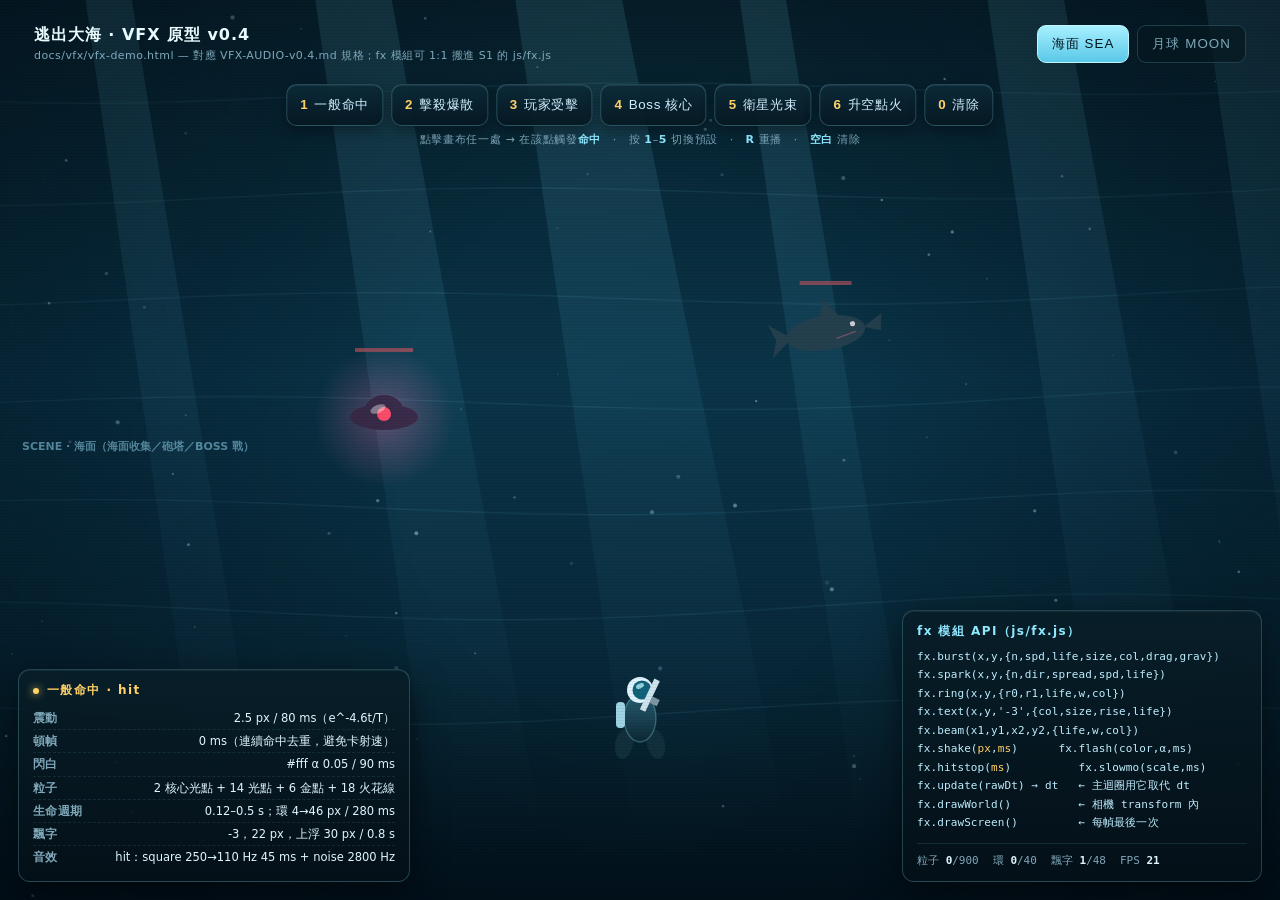
<file: docs/vfx/vfx-demo.html>
<!DOCTYPE html>
<html lang="zh-Hant">
<head>
<meta charset="utf-8">
<meta name="viewport" content="width=device-width,initial-scale=1">
<title>逃出大海 · VFX 原型 v0.4 — fx.js demo</title>
<style>
  :root{
    --cy:#8fe8ff; --gold:#ffd166; --red:#ff8f8f; --vio:#c9a6ff;
    --lin:rgba(140,235,255,.22); --txt:#cfefff; --mute:#7fa8ba;
  }
  *{box-sizing:border-box}
  html,body{height:100%}
  body{
    margin:0;background:#03101a;overflow:hidden;color:var(--txt);
    font-family:"Microsoft JhengHei",system-ui,-apple-system,"Segoe UI",sans-serif;
    -webkit-font-smoothing:antialiased;user-select:none;
  }
  #cv{display:block;width:100vw;height:100vh}
  #scan{
    position:fixed;inset:0;pointer-events:none;opacity:.28;
    background:repeating-linear-gradient(180deg,rgba(0,0,0,.20) 0 1px,transparent 1px 3px);
  }
  #ui{position:fixed;inset:0;pointer-events:none}
  .panel{
    pointer-events:auto;position:absolute;
    background:linear-gradient(180deg,rgba(8,30,40,.93),rgba(4,16,24,.93));
    border:1px solid var(--lin);border-radius:12px;
    box-shadow:0 10px 34px rgba(0,0,0,.5),inset 0 1px 0 rgba(180,250,255,.07);
  }
  /* ---- 頂部 ---- */
  #top{left:18px;top:16px;right:18px;height:56px;display:flex;align-items:center;
       gap:16px;padding:0 16px;pointer-events:none;background:none;border:none;box-shadow:none;position:fixed}
  #brand{display:flex;flex-direction:column;gap:2px}
  #brand b{font-size:16px;letter-spacing:.06em;color:#e8fbff}
  #brand span{font-size:11px;color:var(--mute);letter-spacing:.04em}
  #tabs{margin-left:auto;display:flex;gap:8px;pointer-events:auto}
  .tab{
    font:600 12px/1 inherit;color:var(--mute);letter-spacing:.08em;
    padding:9px 14px;border-radius:9px;cursor:pointer;
    border:1px solid rgba(140,235,255,.18);background:rgba(6,24,32,.75);
  }
  .tab.on{color:#04161e;background:linear-gradient(180deg,#a7f0ff,#5ac8e8);border-color:#bdf6ff}
  details{pointer-events:auto}
  /* ---- 左下：規格表 ---- */
  #spec{left:18px;bottom:18px;width:392px;padding:12px 14px 13px}
  #spec h3{margin:0 0 8px;font-size:12px;letter-spacing:.12em;color:var(--gold);
           display:flex;align-items:center;gap:8px}
  #spec h3 i{width:6px;height:6px;border-radius:50%;background:var(--gold);box-shadow:0 0 8px var(--gold)}
  #spec .row{display:flex;justify-content:space-between;gap:12px;font-size:11.5px;line-height:1.75;
             border-bottom:1px dashed rgba(140,235,255,.10);padding:1px 0}
  #spec .row:last-child{border-bottom:0}
  #spec .row b{color:var(--mute);font-weight:600;letter-spacing:.04em;white-space:nowrap}
  #spec .row span{color:#dff6ff;text-align:right;font-variant-numeric:tabular-nums}
  /* ---- 右側：API + 計數 ---- */
  #api{right:18px;bottom:18px;width:360px;padding:12px 14px}
  #api h3{margin:0 0 8px;font-size:12px;letter-spacing:.12em;color:var(--cy)}
  #api code{display:block;font:11px/1.68 ui-monospace,Consolas,"Cascadia Mono",monospace;
            color:#bfeeff;white-space:pre;letter-spacing:.01em}
  #api code em{color:var(--gold);font-style:normal}
  #stats{display:flex;gap:14px;margin-top:10px;padding-top:9px;
         border-top:1px solid rgba(140,235,255,.12);font:11px/1.5 ui-monospace,Consolas,monospace;color:var(--mute)}
  #stats b{color:#dff6ff;font-weight:700}
  /* ---- 預設按鈕（放在標題下方，避開左右面板） ---- */
  #btns{position:fixed;left:50%;top:84px;transform:translateX(-50%);
        display:flex;gap:8px;pointer-events:auto;flex-wrap:nowrap;justify-content:center}
  #btns button{
    font:600 12px/1 inherit;color:#cfeeff;letter-spacing:.05em;cursor:pointer;white-space:nowrap;
    padding:11px 13px;border-radius:10px;border:1px solid rgba(140,235,255,.22);
    background:linear-gradient(180deg,rgba(12,42,56,.95),rgba(6,24,34,.95));
    box-shadow:0 4px 14px rgba(0,0,0,.35),inset 0 1px 0 rgba(200,250,255,.08);
  }
  #btns button:hover{border-color:rgba(180,245,255,.55);color:#fff}
  #btns button u{color:var(--gold);text-decoration:none;margin-right:6px;font-weight:700}
  #hint{position:fixed;left:50%;top:132px;transform:translateX(-50%);
        font-size:11px;color:var(--mute);letter-spacing:.06em;pointer-events:none;white-space:nowrap}
  #hint b{color:var(--cy)}
  #badge{position:fixed;right:18px;top:158px;font:11px/1 ui-monospace,Consolas,monospace;
         color:#7fe7ff;border:1px solid rgba(140,235,255,.25);border-radius:8px;
         padding:7px 10px;background:rgba(4,18,26,.8);display:none}
  /* ---- 小螢幕（tier2）簡化 UI：只留規格卡與按鈕，API 面板隱藏 ---- */
  @media (max-width: 900px) {
    #api{display:none}
    #brand span{display:none}
    #badge{display:none!important}
    #hint{display:none}
    #btns{top:auto;bottom:14px;width:calc(100% - 20px);left:10px;transform:none;flex-wrap:wrap;gap:6px}
    #btns button{flex:1 1 auto;padding:9px 8px;font-size:11px}
    #spec{left:10px;right:10px;bottom:150px;width:auto;padding:9px 11px}
    #spec .row{font-size:10.5px;line-height:1.55}
  }
  /* ---- 手機直向：只留效果與按鈕，避免面板擠壓 ---- */
  @media (max-width: 640px) {
    #spec{display:none}
    #btns{bottom:12px}
    #brand b{font-size:14px}
  }
</style>
</head>
<body>
<canvas id="cv"></canvas>
<div id="scan"></div>
<div id="ui">
  <div id="top">
    <div id="brand">
      <b>逃出大海 · VFX 原型 v0.4</b>
      <span>docs/vfx/vfx-demo.html — 對應 VFX-AUDIO-v0.4.md 規格；fx 模組可 1:1 搬進 S1 的 js/fx.js</span>
    </div>
    <div id="tabs">
      <button class="tab on" data-scene="sea">海面 SEA</button>
      <button class="tab" data-scene="moon">月球 MOON</button>
    </div>
  </div>

  <section id="spec" class="panel">
    <h3><i></i><span id="spec-title">一般命中 · hit</span></h3>
    <div id="spec-rows"></div>
  </section>

  <section id="api" class="panel">
    <h3>fx 模組 API（js/fx.js）</h3>
    <code>fx.burst(x,y,{n,spd,life,size,col,drag,grav})
fx.spark(x,y,{n,dir,spread,spd,life})
fx.ring(x,y,{r0,r1,life,w,col})
fx.text(x,y,'-3',{col,size,rise,life})
fx.beam(x1,y1,x2,y2,{life,w,col})
fx.shake(<em>px</em>,<em>ms</em>)      fx.flash(color,α,ms)
fx.hitstop(<em>ms</em>)          fx.slowmo(scale,ms)
fx.update(rawDt) → dt   ← 主迴圈用它取代 dt
fx.drawWorld()          ← 相機 transform 內
fx.drawScreen()         ← 每幀最後一次</code>
    <div id="stats"><span>粒子 <b id="st-p">0</b>/900</span><span>環 <b id="st-r">0</b>/40</span><span>飄字 <b id="st-t">0</b>/48</span><span>FPS <b id="st-f">60</b></span></div>
  </section>

  <div id="hint">點擊畫布任一處 → 在該點觸發<b>命中</b>　·　按 <b>1</b>–<b>5</b> 切換預設　·　<b>R</b> 重播　·　<b>空白</b> 清除</div>
  <div id="btns">
    <button data-p="hit"><u>1</u>一般命中</button>
    <button data-p="kill"><u>2</u>擊殺爆散</button>
    <button data-p="hurt"><u>3</u>玩家受擊</button>
    <button data-p="core"><u>4</u>Boss 核心</button>
    <button data-p="beam"><u>5</u>衛星光束</button>
    <button data-p="ignite"><u>6</u>升空點火</button>
    <button data-p="clear"><u>0</u>清除</button>
  </div>
  <div id="badge">FREEZE FRAME</div>
</div>

<script>
/* =============================================================================
   0. 環境樁
   以下 ctx / VW / VH / DPR / rnd / clamp / tone / noiseHit / AC / master / muted
   在正式專案中由 js/core.js 提供（同名同簽名）。本檔為了自包含而在此重貼一份，
   fx 模組本體完全不需要修改即可搬進 js/fx.js。
   ============================================================================= */
'use strict';

const cv = document.getElementById('cv');
const ctx = cv.getContext('2d');
let VW = 0, VH = 0, DPR = 1;
function resizeCanvas() {
  DPR = Math.min(2, window.devicePixelRatio || 1);
  VW = window.innerWidth; VH = window.innerHeight;
  cv.width = Math.floor(VW * DPR); cv.height = Math.floor(VH * DPR);
  cv.style.width = VW + 'px'; cv.style.height = VH + 'px';
  ctx.setTransform(DPR, 0, 0, DPR, 0, 0);
}
window.addEventListener('resize', function () { resizeCanvas(); if (RENDER_HOOK) RENDER_HOOK(); });
let RENDER_HOOK = null;   // freeze 模式下視窗尺寸改變後要補畫一幀
resizeCanvas();

const clamp = (v, a, b) => Math.max(a, Math.min(b, v));
const lerp = (a, b, t) => a + (b - a) * t;
function rnd(a, b) { if (b === undefined) { b = a; a = 0; } return a + Math.random() * (b - a); }

/* ---- WebAudio 樁：與 core.js 同名同簽名 ---- */
let AC = null, master = null, muted = false;
function initAudio() {
  if (AC) { if (AC.state === 'suspended') AC.resume(); return; }
  try {
    AC = new (window.AudioContext || window.webkitAudioContext)();
    master = AC.createGain();
    master.gain.value = muted ? 0 : 0.22;
    master.connect(AC.destination);
  } catch (e) { AC = null; }
}
function tone(f0, dur, type, vol, f1) {
  if (!AC || muted) return;
  const t = AC.currentTime;
  const o = AC.createOscillator(), g = AC.createGain();
  o.type = type || 'sine';
  o.frequency.setValueAtTime(f0, t);
  if (f1) o.frequency.exponentialRampToValueAtTime(Math.max(20, f1), t + dur);
  g.gain.setValueAtTime(0.0001, t);
  g.gain.exponentialRampToValueAtTime(vol || 0.2, t + 0.012);
  g.gain.exponentialRampToValueAtTime(0.0001, t + dur);
  o.connect(g); g.connect(master);
  o.start(t); o.stop(t + dur + 0.03);
}
function noiseHit(dur, vol, freq) {
  if (!AC || muted) return;
  dur = dur || 0.35;
  const len = Math.floor(AC.sampleRate * dur);
  const buf = AC.createBuffer(1, len, AC.sampleRate);
  const d = buf.getChannelData(0);
  for (let i = 0; i < len; i++) d[i] = (Math.random() * 2 - 1) * Math.pow(1 - i / len, 2.2);
  const src = AC.createBufferSource(); src.buffer = buf;
  const f = AC.createBiquadFilter(); f.type = 'lowpass'; f.frequency.value = freq || 700;
  const g = AC.createGain(); g.gain.value = vol || 0.28;
  src.connect(f); f.connect(g); g.connect(master);
  src.start();
}

/* 字型（與遊戲一致；無外部字型檔） */
const FONT = '"Microsoft JhengHei",system-ui,sans-serif';

/* =============================================================================
   1. fx — 統一打擊感／粒子／螢幕特效模組（可直接搬進 js/fx.js）
   -----------------------------------------------------------------------------
   設計要點：
   - 固定長度物件池 + 游標覆寫（永不 push / filter / splice），幀內零配置。
   - 顏色是「8 色 × 16 級 alpha」的預算字串表；每幀不建構 rgba() 字串。
   - 光暈用 init 時預渲染的 64px sprite（drawImage），不用 shadowBlur / 每幀漸層。
   - update(rawDt) 回傳「世界時間 dt」：頓幀時回 0、慢動作時回 raw*scale，
     螢幕層（閃白/震動）一律用真實時間衰減。
   - drawWorld() 要在相機 transform 內呼叫；drawScreen() 每幀最後呼叫一次。
   ============================================================================= */
const fx = (function () {
  'use strict';

  /* ---------- 1.1 色票 + alpha 字串表 + 光暈 sprite（init 一次） ---------- */
  const COLORS = {
    white:  [255, 255, 255], cyan:   [159, 232, 255], gold: [255, 209, 102],
    red:    [255, 143, 143], violet: [201, 166, 255], green:[142, 230, 164],
    orange: [255, 179, 107], blue:   [127, 212, 255]
  };
  const LV = 16;
  const RGBA = Object.create(null);   // 預算 'rgba(...)' 字串 [16]
  const CSS  = Object.create(null);   // 'rgb(...)' 固定色
  const SPR  = Object.create(null);   // 預渲染光暈點
  for (const k in COLORS) {
    const c = COLORS[k];
    CSS[k] = 'rgb(' + c[0] + ',' + c[1] + ',' + c[2] + ')';
    const arr = new Array(LV);
    for (let i = 0; i < LV; i++) arr[i] = 'rgba(' + c[0] + ',' + c[1] + ',' + c[2] + ',' + ((i + 1) / LV).toFixed(3) + ')';
    RGBA[k] = arr;
    SPR[k] = makeGlowSprite(c);
  }
  function makeGlowSprite(c) {
    const S = 64, cn = document.createElement('canvas');
    cn.width = cn.height = S;
    const g2 = cn.getContext('2d');
    const g = g2.createRadialGradient(S / 2, S / 2, 0, S / 2, S / 2, S / 2);
    g.addColorStop(0,    'rgba(' + c[0] + ',' + c[1] + ',' + c[2] + ',1)');
    g.addColorStop(0.26, 'rgba(' + c[0] + ',' + c[1] + ',' + c[2] + ',0.74)');
    g.addColorStop(0.60, 'rgba(' + c[0] + ',' + c[1] + ',' + c[2] + ',0.18)');
    g.addColorStop(1,    'rgba(' + c[0] + ',' + c[1] + ',' + c[2] + ',0)');
    g2.fillStyle = g; g2.fillRect(0, 0, S, S);
    return cn;
  }
  const rgbaAt = (k, a) => RGBA[k][a <= 0 ? 0 : a >= 1 ? LV - 1 : (a * LV) | 0];

  /* ---------- 1.2 物件池（固定長度，永不重新配置） ---------- */
  const MAX = { part: 900, ring: 40, text: 48, beam: 24 };
  const parts = [], rings = [], texts = [], beams = [];
  for (let i = 0; i < MAX.part; i++) parts.push({
    x: 0, y: 0, vx: 0, vy: 0, tvx: 0, tvy: 0, life: 0, life0: 1,
    size: 2, size1: 2, drag: 3, grav: 0, a0: 1, col: 'cyan', streak: 0
  });
  for (let i = 0; i < MAX.ring; i++) rings.push({ x: 0, y: 0, r0: 0, r1: 0, life: 0, life0: 1, w: 2, col: 'white', fill: 0 });
  for (let i = 0; i < MAX.text; i++) texts.push({ x: 0, y: 0, vy: 0, life: 0, life0: 1, size: 15, col: 'white', font: '', text: '' });
  for (let i = 0; i < MAX.beam; i++) beams.push({ x1: 0, y1: 0, x2: 0, y2: 0, life: 0, life0: 1, w: 40, col: 'blue', t: 0, seed: 0 });

  let pCur = 0, rCur = 0, tCur = 0, bCur = 0;
  let livePart = 0, liveRing = 0, liveText = 0, liveBeam = 0;

  /* ---------- 1.3 品質分級（手機降級） ---------- */
  const CAPS = { 1: { part: 900, ring: 40, text: 48, beam: 24, mul: 1 }, 2: { part: 380, ring: 24, text: 32, beam: 12, mul: 0.6 }, 3: { part: 180, ring: 12, text: 20, beam: 8, mul: 0.34 } };
  let tier = 1, cap = CAPS[1];
  function setTier(n) { n = clamp(n | 0, 1, 3); tier = n; cap = CAPS[n]; }

  /* ---------- 1.4 螢幕效果狀態 ---------- */
  let shakeAmp = 0, shakeK = 6.9 / 0.16, shakeT = 0;
  const OFF = { x: 0, y: 0 };
  let flashCSS = '#ffffff', flashA = 0, flashK = 0, flashDur = 0.15;
  let stopT = 0;                      // 頓幀剩餘秒數
  let slowScale = 1, slowT = 0;       // 慢動作
  let sfxFrame = 0;

  /* ---------- 1.5 粒子發射 ---------- */
  /* tvx,tvy = 拖尾向量（世界 px）；streak 只當旗標用 */
  function emit(x, y, vx, vy, life, size, size1, drag, grav, col, a0, tvx, tvy) {
    const p = parts[pCur]; pCur = (pCur + 1) % cap.part;
    p.x = x; p.y = y;
    p.vx = vx; p.vy = vy; p.life = life; p.life0 = life;
    p.size = size; p.size1 = size1; p.drag = drag; p.grav = grav;
    p.col = col; p.a0 = a0; p.tvx = tvx; p.tvy = tvy;
    p.streak = (tvx !== 0 || tvy !== 0) ? 1 : 0;
  }

  function burst(x, y, o) {
    o = o || {};
    const n = Math.max(1, Math.round((o.n || 8) * cap.mul));
    const spd = o.spd || [50, 180], life = o.life || [0.22, 0.5];
    const size = o.size || [1, 2.6];
    const dir = o.dir === undefined ? 0 : o.dir;
    const spread = o.spread === undefined ? Math.PI * 2 : o.spread;
    const drag = o.drag === undefined ? 3.2 : o.drag;
    const grav = o.grav || 0;
    const col = o.col || 'cyan';
    const a0 = o.a === undefined ? 1 : o.a;
    for (let i = 0; i < n; i++) {
      const a = dir + (Math.random() - 0.5) * spread;
      const s = rnd(spd[0], spd[1]);
      emit(x + rnd(-2, 2), y + rnd(-2, 2), Math.cos(a) * s, Math.sin(a) * s,
        rnd(life[0], life[1]), rnd(size[0], size[1]), rnd(size[0], size[1]),
        drag, grav, col, a0, 0, 0);
    }
  }

  /* 速度對齊的線狀火花：命中感的主要來源 */
  function spark(x, y, o) {
    o = o || {};
    const n = Math.max(1, Math.round((o.n || 6) * cap.mul));
    const spd = o.spd || [160, 420], life = o.life || [0.06, 0.18];
    const size = o.size || [1.1, 2.2];
    const dir = o.dir === undefined ? 0 : o.dir;
    const spread = o.spread === undefined ? Math.PI * 2 : o.spread;
    const col = o.col || 'white';
    const tail = o.tail === undefined ? 0.035 : o.tail;
    for (let i = 0; i < n; i++) {
      const a = dir + (Math.random() - 0.5) * spread;
      const s = rnd(spd[0], spd[1]);
      const vx = Math.cos(a) * s, vy = Math.sin(a) * s;
      emit(x, y, vx, vy, rnd(life[0], life[1]),
        rnd(size[0], size[1]), rnd(size[0], size[1]), 4.2, o.grav || 0, col, 1, vx * tail, vy * tail);
    }
  }

  function trail(x, y, o) {
    o = o || {};
    emit(x, y, o.vx || 0, o.vy || 0, o.life || 0.16, o.size || 2.2, o.size || 2.2,
      o.drag === undefined ? 1.6 : o.drag, 0, o.col || 'cyan', o.a === undefined ? 0.8 : o.a,
      o.tx || 0, o.ty || 0);
  }

  function ring(x, y, o) {
    o = o || {};
    const p = rings[rCur]; rCur = (rCur + 1) % cap.ring;
    p.x = x; p.y = y; p.r0 = o.r0 === undefined ? 4 : o.r0;
    p.r1 = o.r1 === undefined ? 40 : o.r1;
    p.life = p.life0 = o.life || 0.26;
    p.w = o.w === undefined ? 2 : o.w;
    p.col = o.col || 'white';
    p.fill = o.fill ? 1 : 0;
  }

  function text(x, y, str, o) {
    o = o || {};
    const p = texts[tCur]; tCur = (tCur + 1) % cap.text;
    p.x = x; p.y = y;
    p.vy = -(o.rise === undefined ? 26 : o.rise);
    p.life = p.life0 = o.life || 0.75;
    p.size = o.size || 15;
    p.col = o.col || 'white';
    p.font = (o.bold === false ? '600 ' : '900 ') + p.size + 'px ' + FONT;
    p.text = str;
  }

  function beam(x1, y1, x2, y2, o) {
    o = o || {};
    const p = beams[bCur]; bCur = (bCur + 1) % cap.beam;
    p.x1 = x1; p.y1 = y1; p.x2 = x2; p.y2 = y2;
    p.life = p.life0 = o.life || 0.5;
    p.w = o.w === undefined ? 48 : o.w;
    p.col = o.col || 'blue';
    p.t = 0; p.seed = Math.random() * 6.28;
  }

  /* ---------- 1.6 螢幕效果 API ---------- */
  function shake(px, ms) {
    px = Math.min(26, px);
    shakeAmp = Math.max(shakeAmp, px);
    if (ms) shakeK = 4.6 / Math.max(0.04, ms / 1000);
  }
  function shakeOffset() { return OFF; }
  function flash(css, a, ms) {
    flashA = Math.max(flashA, a);
    flashCSS = css || '#ffffff';
    flashDur = (ms || 150) / 1000;
    flashK = flashA;
    flashT = flashDur;
  }
  let flashT = 0;
  function hitstop(ms) { stopT = Math.min(0.22, Math.max(stopT, (ms || 0) / 1000)); }
  function slowmo(scale, ms) { slowScale = clamp(scale, 0.05, 1); slowT = (ms || 200) / 1000; }

  /* ---------- 1.7 音效（9 個新事件；沿用 core.js 的 tone/noiseHit） ---------- */
  function toneF(f0, dur, type, vol, f1, lp) {   // core.tone 沒有濾波，這裡補一個
    if (!AC || muted) return;
    const t = AC.currentTime;
    const o = AC.createOscillator(), g = AC.createGain();
    o.type = type || 'sine';
    o.frequency.setValueAtTime(f0, t);
    if (f1) o.frequency.exponentialRampToValueAtTime(Math.max(20, f1), t + dur);
    let tail = o;
    if (lp) {
      const bq = AC.createBiquadFilter();
      bq.type = 'lowpass'; bq.frequency.value = lp; bq.Q.value = 0.9;
      o.connect(bq); tail = bq;
    }
    g.gain.setValueAtTime(0.0001, t);
    g.gain.exponentialRampToValueAtTime(vol || 0.2, t + 0.012);
    g.gain.exponentialRampToValueAtTime(0.0001, t + dur);
    tail.connect(g); g.connect(master);
    o.start(t); o.stop(t + dur + 0.03);
  }
  const SFX = {
    hit()    { tone(250, 0.045, 'square', 0.055, 110); noiseHit(0.05, 0.09, 2800); },
    crit()   { tone(900, 0.045, 'triangle', 0.055, 1500); setTimeout(() => tone(1350, 0.04, 'sine', 0.035, 2100), 16); },
    kill()   { noiseHit(0.16, 0.15, 1500); tone(320, 0.14, 'triangle', 0.07, 80); },
    heavy()  { tone(72, 0.30, 'sine', 0.20, 34); toneF(160, 0.22, 'sawtooth', 0.08, 50, 420); noiseHit(0.20, 0.20, 520); },
    core()   { tone(620, 0.06, 'square', 0.075, 300); tone(95, 0.20, 'sine', 0.13, 62); },
    crack()  { noiseHit(0.12, 0.16, 4200); tone(1800, 0.09, 'triangle', 0.07, 420); },
    charge() { toneF(110, 1.00, 'sawtooth', 0.06, 760, 1400); tone(55, 1.00, 'sine', 0.10, 58); },
    beam()   { toneF(1900, 0.65, 'sawtooth', 0.13, 90, 2600); noiseHit(0.75, 0.28, 1100); tone(45, 1.10, 'sine', 0.22); },
    ignite() { noiseHit(1.10, 0.20, 360); toneF(62, 1.00, 'sawtooth', 0.09, 28, 220); }
  };
  const lastPlay = Object.create(null);
  function sfx(name) {
    const fn = SFX[name];
    if (!fn) return;
    const now = performance.now();
    if (lastPlay[name] && now - lastPlay[name] < 35) return;   // 同名 35ms 去重
    if (sfxFrame >= 3) return;                                // 每幀最多 3 個新音源
    lastPlay[name] = now; sfxFrame++;
    try { fn(); } catch (e) {}
  }

  /* ---------- 1.8 每幀更新（回傳世界 dt） ---------- */
  function update(raw) {
    sfxFrame = 0;
    /* 螢幕層：用真實時間 */
    if (flashT > 0) { flashT = Math.max(0, flashT - raw); flashK = flashA * (flashT / flashDur); }
    if (shakeAmp > 0) {
      shakeAmp *= Math.exp(-shakeK * raw);
      if (shakeAmp < 0.04) shakeAmp = 0;
      OFF.x = rnd(-shakeAmp, shakeAmp);
      OFF.y = rnd(-shakeAmp, shakeAmp);
    } else { OFF.x = OFF.y = 0; }

    /* 世界層 */
    let dt = raw;
    if (stopT > 0) {
      stopT = Math.max(0, stopT - raw);
      dt = 0;
      updParts(raw * 0.35);        // 頓幀時特效慢速推進，畫面不死板
    } else {
      if (slowT > 0) { slowT = Math.max(0, slowT - raw); dt *= slowScale; }
      updParts(dt);
    }
    updRings(dt); updTexts(dt); updBeams(dt);
    return dt;
  }
  function updParts(dt) {
    livePart = 0;
    if (dt <= 0) { for (let i = 0; i < cap.part; i++) if (parts[i].life > 0) livePart++; return; }
    for (let i = 0; i < cap.part; i++) {
      const p = parts[i];
      if (p.life <= 0) continue;
      p.life -= dt;
      if (p.life <= 0) { p.life = 0; continue; }
      livePart++;
      const f = 1 / (1 + p.drag * dt);
      p.vx *= f; p.vy *= f; p.vy += p.grav * dt;
      p.x += p.vx * dt; p.y += p.vy * dt;
    }
  }
  function updRings(dt) {
    liveRing = 0;
    for (let i = 0; i < cap.ring; i++) {
      const p = rings[i]; if (p.life <= 0) continue;
      p.life -= dt; if (p.life <= 0) { p.life = 0; continue; } liveRing++;
    }
  }
  function updTexts(dt) {
    liveText = 0;
    for (let i = 0; i < cap.text; i++) {
      const p = texts[i]; if (p.life <= 0) continue;
      p.life -= dt; if (p.life <= 0) { p.life = 0; continue; } liveText++;
      p.y += p.vy * dt; p.vy *= 1 / (1 + 1.8 * dt);
    }
  }
  function updBeams(dt) {
    liveBeam = 0;
    for (let i = 0; i < cap.beam; i++) {
      const p = beams[i]; if (p.life <= 0) continue;
      p.life -= dt; p.t += dt; if (p.life <= 0) { p.life = 0; continue; } liveBeam++;
    }
  }

  /* ---------- 1.9 繪製（世界座標，需在相機 transform 內） ---------- */
  function drawWorld() {
    /* 光束 */
    if (liveBeam) {
      ctx.save();
      ctx.globalCompositeOperation = 'lighter';
      for (let i = 0; i < cap.beam; i++) {
        const b = beams[i]; if (b.life <= 0) continue;
        const k = b.life / b.life0;
        const a = Math.min(1, k * 1.7);
        const dx = b.x2 - b.x1, dy = b.y2 - b.y1;
        const len = Math.hypot(dx, dy) || 1;
        const nx = -dy / len, ny = dx / len;
        const w0 = b.w * (0.55 + 0.45 * (1 - k)), w1 = b.w * 0.30;
        ctx.globalAlpha = a;
        ctx.fillStyle = rgbaAt(b.col, 0.34);
        ctx.beginPath();
        ctx.moveTo(b.x1 + nx * w0, b.y1 + ny * w0);
        ctx.lineTo(b.x1 - nx * w0, b.y1 - ny * w0);
        ctx.lineTo(b.x2 - nx * w1, b.y2 - ny * w1);
        ctx.lineTo(b.x2 + nx * w1, b.y2 + ny * w1);
        ctx.closePath(); ctx.fill();
        ctx.globalAlpha = a * 0.9;
        ctx.fillStyle = rgbaAt('white', 0.9 * k);
        ctx.fillRect(b.x1 - nx * b.w * 0.10, b.y1 - ny * b.w * 0.10, nx * b.w * 0.20 + (b.x2 - b.x1), ny * b.w * 0.20 + (b.y2 - b.y1));
        /* 邊緣電弧 */
        ctx.strokeStyle = rgbaAt('cyan', 0.55 * k);
        ctx.lineWidth = 1.4;
        ctx.beginPath();
        for (let j = 0; j <= 8; j++) {
          const s = j / 8, wob = Math.sin(b.seed + b.t * 34 + j * 1.7) * b.w * 0.22;
          const px = b.x1 + dx * s + nx * wob, py = b.y1 + dy * s + ny * wob;
          if (j === 0) ctx.moveTo(px, py); else ctx.lineTo(px, py);
        }
        ctx.stroke();
      }
      ctx.restore();
    }
    /* 粒子 */
    if (livePart) {
      ctx.save();
      ctx.globalCompositeOperation = 'lighter';
      for (let i = 0; i < cap.part; i++) {
        const p = parts[i]; if (p.life <= 0) continue;
        const k = p.life / p.life0;
        const a = k * p.a0;
        if (p.streak) {
          ctx.globalAlpha = a;
          ctx.strokeStyle = CSS[p.col];
          ctx.lineWidth = p.size * (0.35 + k * 0.95);
          ctx.beginPath(); ctx.moveTo(p.x - p.tvx, p.y - p.tvy); ctx.lineTo(p.x, p.y); ctx.stroke();
        } else {
          const s = (p.size + (p.size1 - p.size) * (1 - k)) * 5;
          ctx.globalAlpha = a;
          ctx.drawImage(SPR[p.col], p.x - s / 2, p.y - s / 2, s, s);
        }
      }
      ctx.restore();
    }
    /* 環 */
    if (liveRing) {
      ctx.save();
      ctx.globalCompositeOperation = 'lighter';
      for (let i = 0; i < cap.ring; i++) {
        const p = rings[i]; if (p.life <= 0) continue;
        const k = 1 - p.life / p.life0;
        const e = 1 - Math.pow(1 - k, 2.2);
        const r = p.r0 + (p.r1 - p.r0) * e;
        ctx.globalAlpha = 1;
        if (p.fill) {
          ctx.fillStyle = rgbaAt(p.col, (1 - k) * 0.16);
          ctx.beginPath(); ctx.arc(p.x, p.y, r, 0, 6.2832); ctx.fill();
        }
        ctx.strokeStyle = rgbaAt(p.col, (1 - k) * 0.95);
        ctx.lineWidth = Math.max(0.6, p.w * (1 - k * 0.85));
        ctx.beginPath(); ctx.arc(p.x, p.y, r, 0, 6.2832); ctx.stroke();
      }
      ctx.restore();
    }
    /* 飄字 */
    if (liveText) {
      ctx.save();
      ctx.textAlign = 'center';
      for (let i = 0; i < cap.text; i++) {
        const p = texts[i]; if (p.life <= 0) continue;
        const k = p.life / p.life0;
        const sc = 1 + (1 - Math.min(1, (1 - k) * 4)) * 0.55;   // 出現瞬間放大
        ctx.globalAlpha = Math.min(1, k * 2.4);
        ctx.font = p.font;
        ctx.fillStyle = 'rgba(0,0,0,.62)';
        ctx.fillText(p.text, p.x + 1.5 * sc, p.y + 1.5 * sc);
        ctx.fillStyle = CSS[p.col];
        ctx.fillText(p.text, p.x, p.y);
      }
      ctx.globalAlpha = 1; ctx.restore();
    }
  }

  /* ---------- 1.10 繪製（螢幕座標，每幀最後一次） ---------- */
  function drawScreen() {
    if (flashK > 0.002) {
      ctx.save();
      ctx.globalAlpha = Math.min(1, flashK);
      ctx.fillStyle = flashCSS;
      ctx.fillRect(0, 0, VW, VH);
      ctx.restore();
    }
    /* 邊緣暗角（固定成本，替代每幀 radial gradient） */
    const vg = VIGNETTE;
    if (vg && vg.width) {
      ctx.save();
      ctx.globalAlpha = 0.85;
      ctx.drawImage(vg, 0, 0, VW, VH);
      ctx.restore();
    }
  }
  let VIGNETTE = null;
  function buildVignette() {
    const W = 320, H = 200, cn = document.createElement('canvas');
    cn.width = W; cn.height = H;
    const g2 = cn.getContext('2d');
    const g = g2.createRadialGradient(W / 2, H / 2, Math.min(W, H) * 0.30, W / 2, H / 2, Math.max(W, H) * 0.72);
    g.addColorStop(0, 'rgba(0,8,14,0)');
    g.addColorStop(1, 'rgba(0,8,14,.62)');
    g2.fillStyle = g; g2.fillRect(0, 0, W, H);
    VIGNETTE = cn;
  }
  buildVignette();

  function reset() {
    for (let i = 0; i < MAX.part; i++) parts[i].life = 0;
    for (let i = 0; i < MAX.ring; i++) rings[i].life = 0;
    for (let i = 0; i < MAX.text; i++) texts[i].life = 0;
    for (let i = 0; i < MAX.beam; i++) beams[i].life = 0;
    livePart = liveRing = liveText = liveBeam = 0;
    shakeAmp = 0; OFF.x = OFF.y = 0;
    flashK = 0; flashA = 0; flashT = 0;
    stopT = 0; slowT = 0; slowScale = 1;
  }

  function stats() {
    return { tier: tier, parts: livePart, rings: liveRing, texts: liveText, beams: liveBeam, stop: stopT, slow: slowT > 0 ? slowScale : 1, shake: shakeAmp };
  }

  return {
    init: function () { setTier(Math.min(VW, VH) < 700 || (window.devicePixelRatio || 1) > 2 ? 2 : 1); },
    update: update, drawWorld: drawWorld, drawScreen: drawScreen,
    burst: burst, spark: spark, trail: trail, ring: ring, text: text, beam: beam,
    shake: shake, shakeOffset: shakeOffset, flash: flash,
    hitstop: hitstop, slowmo: slowmo, sfx: sfx, setTier: setTier,
    reset: reset, stats: stats
  };
})();

/* =============================================================================
   2. demo 場景資料
   ============================================================================= */
const S = {
  scene: 'sea', t: 0,
  targets: [], bullets: [], pending: [],
  mouse: { x: 0, y: 0 },
  preset: 'hit', pr: 0.12,
  coreHit: 0, coreHp: 1,
  rocket: null
};

/* 海面浮游微粒（固定成本，不進物件池） */
const SPECKS = [];
for (let i = 0; i < 90; i++) SPECKS.push({ x: Math.random(), y: Math.random(), r: rnd(0.6, 2.2), a: rnd(0.12, 0.5), v: rnd(4, 18) });

function seaPlayerPos() { return { x: VW * 0.50, y: VH * 0.80 }; }
function moonPlayerPos() { return { x: VW * 0.50, y: VH * 0.78 }; }
function corePos() { return { x: VW * 0.50, y: VH * 0.30 }; }

/* =============================================================================
   3. 繪製
   ============================================================================= */
function drawSeaBG(t) {
  const g = ctx.createLinearGradient(0, 0, 0, VH);
  g.addColorStop(0, '#07212d');
  g.addColorStop(0.42, '#0a3448');
  g.addColorStop(0.72, '#08293a');
  g.addColorStop(1, '#03131d');
  ctx.fillStyle = g; ctx.fillRect(0, 0, VW, VH);

  /* 光柱 */
  ctx.save();
  ctx.globalCompositeOperation = 'lighter';
  for (let i = 0; i < 6; i++) {
    const x = VW * 0.06 + i * VW * 0.175 + Math.sin(t * 0.35 + i * 1.7) * 16;
    const w = 46 + (i % 3) * 30;
    const lg = ctx.createLinearGradient(x, 0, x + 90, VH * 0.95);
    lg.addColorStop(0, 'rgba(150,240,255,.11)');
    lg.addColorStop(0.55, 'rgba(130,225,255,.045)');
    lg.addColorStop(1, 'rgba(120,220,255,0)');
    ctx.fillStyle = lg;
    ctx.beginPath();
    ctx.moveTo(x, -10); ctx.lineTo(x + w, -10);
    ctx.lineTo(x + w * 1.6 + 120, VH + 10); ctx.lineTo(x + 130, VH + 10);
    ctx.closePath(); ctx.fill();
  }
  /* 焦散 */
  ctx.strokeStyle = 'rgba(150,245,255,.055)';
  ctx.lineWidth = 1.4;
  for (let i = 0; i < 7; i++) {
    const y0 = VH * 0.10 + i * VH * 0.115;
    ctx.beginPath();
    for (let x = -40; x <= VW + 40; x += 40) {
      const yy = y0 + Math.sin(x * 0.0058 + t * 0.9 + i * 0.7) * 9 + Math.cos(x * 0.0031 - t * 0.55) * 5;
      if (x === -40) ctx.moveTo(x, yy); else ctx.lineTo(x, yy);
    }
    ctx.stroke();
  }
  ctx.restore();

  /* 浮游微粒 */
  for (const s of SPECKS) {
    const y = ((s.y * VH - t * s.v) % VH + VH) % VH;
    ctx.globalAlpha = s.a;
    ctx.fillStyle = '#bfefff';
    ctx.beginPath(); ctx.arc(s.x * VW, y, s.r, 0, 6.2832); ctx.fill();
  }
  ctx.globalAlpha = 1;
}

function drawMoonBG(t) {
  const g = ctx.createLinearGradient(0, 0, 0, VH);
  g.addColorStop(0, '#04060c');
  g.addColorStop(0.45, '#070c15');
  g.addColorStop(1, '#0a1019');
  ctx.fillStyle = g; ctx.fillRect(0, 0, VW, VH);

  /* 牆面微光 */
  const wg = ctx.createRadialGradient(VW * 0.5, VH * 0.28, 20, VW * 0.5, VH * 0.28, VH * 0.75);
  wg.addColorStop(0, 'rgba(60,120,170,.12)');
  wg.addColorStop(1, 'rgba(60,120,170,0)');
  ctx.fillStyle = wg; ctx.fillRect(0, 0, VW, VH);

  /* 艙壁肋拱 */
  ctx.lineWidth = 2.5;
  for (let i = 0; i <= 6; i++) {
    const x = i / 6 * VW;
    ctx.strokeStyle = 'rgba(90,150,190,.10)';
    ctx.beginPath();
    ctx.moveTo(x, 0);
    ctx.quadraticCurveTo(VW / 2, VH * 0.34, x * 0.55 + VW * 0.22, VH * 0.72);
    ctx.stroke();
  }
  /* 地平線與地板透視 */
  const hy = VH * 0.72;
  ctx.fillStyle = '#0b1017';
  ctx.beginPath(); ctx.moveTo(0, VH); ctx.lineTo(0, hy); ctx.lineTo(VW, hy); ctx.lineTo(VW, VH); ctx.closePath(); ctx.fill();
  ctx.strokeStyle = 'rgba(90,160,200,.14)'; ctx.lineWidth = 1.1;
  for (let i = 0; i < 12; i++) {
    const y = hy + i * (VH - hy) / 11;
    ctx.beginPath(); ctx.moveTo(0, y); ctx.lineTo(VW, y); ctx.stroke();
  }
  for (let i = 0; i < 18; i++) {
    const x = i * VW / 17;
    ctx.beginPath(); ctx.moveTo(x, hy); ctx.lineTo(VW / 2 + (x - VW / 2) * 3.2, VH); ctx.stroke();
  }
  /* 桌燈帶 */
  ctx.save(); ctx.globalCompositeOperation = 'lighter';
  for (let i = 0; i < 5; i++) {
    ctx.fillStyle = 'rgba(90,220,255,.045)';
    ctx.fillRect(0, hy + i * 54, VW, 2);
  }
  ctx.restore();
}

/* ---- 敵人：海面獵鯊 / 巡邏機 ---- */
/* 受擊白閃：本體保持原色 + 疊一層 additive 白剪影（避免整個目標糊成一團白） */
function sharkBody() {
  ctx.beginPath(); ctx.ellipse(0, 0, 40, 17, 0, 0, 6.2832); ctx.fill();
  ctx.beginPath(); ctx.moveTo(38, 0); ctx.lineTo(58, -11); ctx.lineTo(55, 6); ctx.closePath(); ctx.fill();
  ctx.beginPath(); ctx.moveTo(-6, -12); ctx.lineTo(3, -34); ctx.lineTo(17, -13); ctx.closePath(); ctx.fill();
  ctx.beginPath(); ctx.moveTo(-34, 0); ctx.lineTo(-56, -17); ctx.lineTo(-50, 0); ctx.lineTo(-56, 17); ctx.closePath(); ctx.fill();
}
function drawShark(x, y, ang, hitT, t) {
  const hf = hitT > 0 ? clamp(hitT / 0.16, 0, 1) : 0;
  ctx.save();
  ctx.translate(x, y); ctx.rotate(ang);
  ctx.fillStyle = '#24404f'; sharkBody();
  if (hf > 0) {
    ctx.save();
    ctx.globalCompositeOperation = 'lighter';
    ctx.globalAlpha = hf * 0.8;
    ctx.fillStyle = '#ffffff'; sharkBody();
    ctx.restore();
  }
  ctx.fillStyle = 'rgba(255,255,255,.75)';
  ctx.beginPath(); ctx.arc(28, -5, 2.6, 0, 6.2832); ctx.fill();
  ctx.strokeStyle = 'rgba(255,120,140,.35)'; ctx.lineWidth = 1.4;
  ctx.beginPath(); ctx.moveTo(10, 7); ctx.lineTo(30, 3); ctx.stroke();
  ctx.restore();
  drawHpBar(x, y - 52, 52, hf > 0 ? 1 : 0.55);
}

function droneBody() {
  ctx.beginPath(); ctx.ellipse(0, 0, 34, 13, 0, 0, 6.2832); ctx.fill();
  ctx.beginPath(); ctx.ellipse(0, -7, 19, 15, 0, Math.PI, 0); ctx.fill();
}
function drawDrone(x, y, hitT, t, dieT) {
  const hf = hitT > 0 ? clamp(hitT / 0.16, 0, 1) : 0;
  const bob = Math.sin(t * 3 + x * 0.01) * 3;
  ctx.save();
  ctx.translate(x, y + bob);
  if (dieT > 0) {
    ctx.save();
    ctx.globalCompositeOperation = 'lighter';
    const s = 24 + (1 - dieT / 0.14) * 90;
    const gg = ctx.createRadialGradient(0, 0, 0, 0, 0, s);
    gg.addColorStop(0, 'rgba(255,255,255,.85)');
    gg.addColorStop(0.4, 'rgba(255,200,120,.38)');
    gg.addColorStop(1, 'rgba(255,160,80,0)');
    ctx.fillStyle = gg;
    ctx.beginPath(); ctx.arc(0, 0, s, 0, 6.2832); ctx.fill();
    ctx.restore();
  }
  ctx.save();
  ctx.globalCompositeOperation = 'lighter';
  const gg2 = ctx.createRadialGradient(0, 0, 0, 0, 0, 70);
  gg2.addColorStop(0, 'rgba(255,70,110,.30)');
  gg2.addColorStop(1, 'rgba(255,70,110,0)');
  ctx.fillStyle = gg2; ctx.beginPath(); ctx.arc(0, 0, 70, 0, 6.2832); ctx.fill();
  ctx.restore();
  ctx.fillStyle = '#3a2c4a'; droneBody();
  if (hf > 0) {
    ctx.save();
    ctx.globalCompositeOperation = 'lighter';
    ctx.globalAlpha = hf * 0.8;
    ctx.fillStyle = '#ffffff'; droneBody();
    ctx.restore();
  }
  ctx.fillStyle = '#ff4d6d';
  ctx.beginPath(); ctx.arc(0, -3, 7, 0, 6.2832); ctx.fill();
  ctx.fillStyle = 'rgba(255,255,255,.4)';
  ctx.beginPath(); ctx.ellipse(-6, -8, 8, 4, -0.4, 0, 6.2832); ctx.fill();
  ctx.restore();
  if (dieT <= 0) drawHpBar(x, y - 66, 58, hf > 0 ? 1 : 0.6);
}

function drawHpBar(x, y, w, a) {
  ctx.save();
  ctx.globalAlpha = 0.85;
  ctx.fillStyle = 'rgba(0,0,0,.55)';
  ctx.fillRect(x - w / 2, y, w, 4);
  ctx.fillStyle = 'rgba(255,120,140,' + a + ')';
  ctx.fillRect(x - w / 2, y, w, 4);
  ctx.restore();
}

/* ---- 玩家：海面潛水員 / 月球太空人（身體直立，只有槍跟著瞄準角轉） ---- */
function drawDiver(x, y, aim, t) {
  ctx.save();
  ctx.translate(x, y);
  /* 蛙鞋 */
  ctx.fillStyle = '#12303e';
  ctx.beginPath(); ctx.ellipse(-16, 24, 9, 15, 0.2, 0, 6.2832); ctx.fill();
  ctx.beginPath(); ctx.ellipse(16, 24, 9, 15, -0.2, 0, 6.2832); ctx.fill();
  /* 身體 */
  const bg = ctx.createLinearGradient(0, -30, 0, 20);
  bg.addColorStop(0, '#2a6377'); bg.addColorStop(1, '#0e2b38');
  ctx.fillStyle = bg;
  ctx.beginPath(); ctx.ellipse(0, -2, 16, 24, 0, 0, 6.2832); ctx.fill();
  ctx.strokeStyle = 'rgba(150,240,255,.3)'; ctx.lineWidth = 1.3; ctx.stroke();
  /* 氧氣瓶 */
  ctx.fillStyle = '#9fd4e4';
  ctx.beginPath(); ctx.roundRect(-24, -18, 9, 26, 4); ctx.fill();
  /* 頭 / 面罩 */
  ctx.fillStyle = '#dff4ff';
  ctx.beginPath(); ctx.arc(0, -30, 13, 0, 6.2832); ctx.fill();
  ctx.fillStyle = '#12637a';
  ctx.beginPath(); ctx.arc(2, -30, 9.5, 0, 6.2832); ctx.fill();
  ctx.fillStyle = 'rgba(190,250,255,.75)';
  ctx.beginPath(); ctx.ellipse(0, -34, 4.2, 2.4, -0.4, 0, 6.2832); ctx.fill();
  /* 魚槍（跟隨瞄準） */
  ctx.save();
  ctx.translate(0, -4); ctx.rotate(aim);
  ctx.fillStyle = '#cfe4ef';
  ctx.fillRect(6, -3, 34, 6);
  ctx.fillStyle = '#7f97a4';
  ctx.fillRect(16, 3, 7, 8);
  ctx.restore();
  ctx.restore();
  /* 氣泡 */
  if (Math.random() < 0.5) {
    ctx.fillStyle = 'rgba(190,245,255,.4)';
    ctx.beginPath(); ctx.arc(x + rnd(-14, 14), y - 46, rnd(1, 3), 0, 6.2832); ctx.fill();
  }
}

function drawAstronaut(x, y, aim, t) {
  ctx.save();
  ctx.translate(x, y);
  /* 影子 */
  ctx.fillStyle = 'rgba(0,0,0,.45)';
  ctx.beginPath(); ctx.ellipse(0, 28, 22, 7, 0, 0, 6.2832); ctx.fill();
  /* 背包 */
  ctx.fillStyle = '#8fa9b8';
  ctx.beginPath(); ctx.roundRect(-17, -24, 12, 30, 5); ctx.fill();
  /* 身體 */
  const bg = ctx.createLinearGradient(0, -22, 0, 20);
  bg.addColorStop(0, '#eaf6ff'); bg.addColorStop(1, '#9fc2d4');
  ctx.fillStyle = bg;
  ctx.beginPath(); ctx.roundRect(-12, -20, 26, 40, 12); ctx.fill();
  /* 頭盔 */
  ctx.fillStyle = '#dff4ff';
  ctx.beginPath(); ctx.arc(2, -30, 15, 0, 6.2832); ctx.fill();
  const vg = ctx.createLinearGradient(-8, -36, 12, -22);
  vg.addColorStop(0, '#0a3a4a'); vg.addColorStop(0.55, '#126c86'); vg.addColorStop(1, '#8fe8ff');
  ctx.fillStyle = vg;
  ctx.beginPath(); ctx.arc(4, -30, 11, 0, 6.2832); ctx.fill();
  ctx.fillStyle = 'rgba(255,255,255,.6)';
  ctx.beginPath(); ctx.ellipse(0, -35, 5, 2.6, -0.5, 0, 6.2832); ctx.fill();
  /* 槍（朝 aim） */
  ctx.save();
  ctx.translate(4, -4); ctx.rotate(aim);
  ctx.fillStyle = '#c8dde8';
  ctx.fillRect(6, -3, 30, 6);
  ctx.fillStyle = '#7f97a4';
  ctx.fillRect(16, 3, 6, 7);
  ctx.restore();
  ctx.restore();
}

/* ---- Boss 核心 ---- */
function drawCore(x, y, t, hit, hp) {
  ctx.save();
  ctx.translate(x, y);
  /* 外暈 */
  ctx.save();
  ctx.globalCompositeOperation = 'lighter';
  const gg = ctx.createRadialGradient(0, 0, 20, 0, 0, 210);
  gg.addColorStop(0, 'rgba(160,120,255,.30)');
  gg.addColorStop(0.55, 'rgba(255,80,140,.10)');
  gg.addColorStop(1, 'rgba(120,60,220,0)');
  ctx.fillStyle = gg;
  ctx.beginPath(); ctx.arc(0, 0, 210, 0, 6.2832); ctx.fill();
  ctx.restore();
  /* 旋轉外環 */
  ctx.save();
  ctx.rotate(t * 0.35);
  ctx.strokeStyle = 'rgba(200,160,255,.55)';
  ctx.lineWidth = 5;
  for (let i = 0; i < 3; i++) {
    ctx.beginPath(); ctx.arc(0, 0, 88, i * 2.1, i * 2.1 + 1.25); ctx.stroke();
  }
  ctx.restore();
  ctx.save();
  ctx.rotate(-t * 0.55);
  ctx.strokeStyle = 'rgba(140,220,255,.35)';
  ctx.lineWidth = 2.4;
  for (let i = 0; i < 4; i++) {
    ctx.beginPath(); ctx.arc(0, 0, 110, i * 1.57, i * 1.57 + 0.85); ctx.stroke();
  }
  ctx.restore();
  /* 本體 */
  const hk = clamp(hit / 0.3, 0, 1);
  const core = ctx.createRadialGradient(-14, -16, 6, 0, 0, 66);
  core.addColorStop(0, hk > 0 ? '#ffffff' : '#e8d8ff');
  core.addColorStop(0.45, hk > 0.6 ? '#e9dcff' : '#a06cff');
  core.addColorStop(1, hk > 0 ? '#c9a6ff' : '#3b1d6b');
  ctx.fillStyle = core;
  ctx.beginPath(); ctx.arc(0, 0, 66, 0, 6.2832); ctx.fill();
  if (hk > 0) {   /* 受擊白閃：疊加而非整顆變白 */
    ctx.save();
    ctx.globalCompositeOperation = 'lighter';
    ctx.globalAlpha = hk * 0.55;
    ctx.fillStyle = '#ffffff';
    ctx.beginPath(); ctx.arc(0, 0, 66, 0, 6.2832); ctx.fill();
    ctx.restore();
  }
  ctx.strokeStyle = 'rgba(230,215,255,.75)';
  ctx.lineWidth = 2;
  ctx.beginPath(); ctx.arc(0, 0, 66, 0, 6.2832); ctx.stroke();
  /* 內部裂紋 */
  ctx.strokeStyle = 'rgba(255,255,255,' + (0.15 + 0.25 * Math.abs(Math.sin(t * 2))) + ')';
  ctx.lineWidth = 1.4;
  for (let i = 0; i < 5; i++) {
    const a = i * 1.257 + t * 0.2;
    ctx.beginPath();
    ctx.moveTo(Math.cos(a) * 12, Math.sin(a) * 12);
    ctx.lineTo(Math.cos(a) * 56, Math.sin(a) * 56);
    ctx.stroke();
  }
  /* 血條 */
  const bw = 260, bx = -bw / 2, by = -128;
  ctx.fillStyle = 'rgba(0,0,0,.55)';
  ctx.fillRect(bx, by, bw, 8);
  ctx.fillStyle = '#ff6f96';
  ctx.fillRect(bx, by, bw * clamp(hp, 0, 1), 8);
  ctx.fillStyle = 'rgba(255,255,255,.35)';
  ctx.fillRect(bx, by, bw, 2);
  ctx.restore();
}

/* ---- 火箭（升空點火） ---- */
function drawRocket(x, y, flame, t) {
  ctx.save();
  ctx.translate(x, y);
  /* 尾焰 */
  if (flame > 0) {
    ctx.save();
    ctx.globalCompositeOperation = 'lighter';
    const fh = 90 + Math.sin(t * 40) * 18 + flame * 70;
    const fg = ctx.createLinearGradient(0, 30, 0, 30 + fh);
    fg.addColorStop(0, 'rgba(255,255,255,.95)');
    fg.addColorStop(0.25, 'rgba(160,230,255,.85)');
    fg.addColorStop(0.6, 'rgba(90,180,255,.45)');
    fg.addColorStop(1, 'rgba(60,120,255,0)');
    ctx.fillStyle = fg;
    ctx.beginPath();
    ctx.moveTo(-11, 28); ctx.lineTo(11, 28);
    ctx.lineTo(8, 30 + fh * 0.7); ctx.lineTo(0, 30 + fh);
    ctx.lineTo(-8, 30 + fh * 0.7);
    ctx.closePath(); ctx.fill();
    ctx.restore();
  }
  /* 機身 */
  const bg = ctx.createLinearGradient(-14, 0, 14, 0);
  bg.addColorStop(0, '#9fb6c4'); bg.addColorStop(0.45, '#f2fbff'); bg.addColorStop(1, '#8ba4b3');
  ctx.fillStyle = bg;
  ctx.beginPath();
  ctx.moveTo(0, -64);
  ctx.quadraticCurveTo(15, -38, 15, 6);
  ctx.lineTo(15, 30); ctx.lineTo(-15, 30); ctx.lineTo(-15, 6);
  ctx.quadraticCurveTo(-15, -38, 0, -64);
  ctx.closePath(); ctx.fill();
  /* 鼻錐 */
  ctx.fillStyle = '#ff6f8a';
  ctx.beginPath();
  ctx.moveTo(0, -64);
  ctx.quadraticCurveTo(11, -46, 10, -34);
  ctx.lineTo(-10, -34);
  ctx.quadraticCurveTo(-11, -46, 0, -64);
  ctx.closePath(); ctx.fill();
  /* 舷窗 */
  ctx.fillStyle = '#0d3746';
  ctx.beginPath(); ctx.arc(0, -8, 9, 0, 6.2832); ctx.fill();
  ctx.strokeStyle = '#cfe8f5'; ctx.lineWidth = 2;
  ctx.beginPath(); ctx.arc(0, -8, 9, 0, 6.2832); ctx.stroke();
  ctx.fillStyle = 'rgba(140,240,255,.75)';
  ctx.beginPath(); ctx.arc(2, -11, 3.6, 0, 6.2832); ctx.fill();
  /* 鰭 */
  ctx.fillStyle = '#5ad1f0';
  ctx.beginPath(); ctx.moveTo(15, 8); ctx.lineTo(30, 34); ctx.lineTo(15, 30); ctx.closePath(); ctx.fill();
  ctx.beginPath(); ctx.moveTo(-15, 8); ctx.lineTo(-30, 34); ctx.lineTo(-15, 30); ctx.closePath(); ctx.fill();
  /* 條紋 */
  ctx.fillStyle = 'rgba(90,209,240,.55)';
  ctx.fillRect(-15, 12, 30, 4);
  ctx.restore();
}

/* ---- 魚叉（demo 子彈） ---- */
function drawHarpoon(b) {
  const a = Math.atan2(b.vy, b.vx);
  ctx.save();
  ctx.translate(b.x, b.y); ctx.rotate(a);
  ctx.save();
  ctx.globalCompositeOperation = 'lighter';
  const g = ctx.createLinearGradient(-40, 0, 14, 0);
  g.addColorStop(0, 'rgba(140,240,255,0)');
  g.addColorStop(1, 'rgba(220,255,255,.9)');
  ctx.strokeStyle = g; ctx.lineWidth = 3;
  ctx.beginPath(); ctx.moveTo(-42, 0); ctx.lineTo(12, 0); ctx.stroke();
  ctx.restore();
  ctx.fillStyle = '#eaffff';
  ctx.beginPath(); ctx.moveTo(16, 0); ctx.lineTo(6, -4); ctx.lineTo(6, 4); ctx.closePath(); ctx.fill();
  ctx.restore();
}

/* ---- 場景主繪製 ---- */
function drawScene() {
  const t = S.t;
  ctx.setTransform(DPR, 0, 0, DPR, 0, 0);
  ctx.clearRect(0, 0, VW, VH);

  if (S.scene === 'sea') drawSeaBG(t);
  else drawMoonBG(t);

  const sh = fx.shakeOffset();
  ctx.save();
  ctx.translate(sh.x, sh.y);

  /* 世界層 */
  for (const tg of S.targets) {
    if (tg.scene !== S.scene) continue;
    if (tg.type === 'shark') drawShark(tg.x, tg.y, tg.ang || 0, tg.hit, t);
    else drawDrone(tg.x, tg.y, tg.hit, t, tg.dieT);
  }
  if (S.scene === 'sea') {
    const p = seaPlayerPos();
    const ang = Math.atan2(S.mouse.y - p.y, S.mouse.x - p.x);
    if (S.rocket) drawRocket(S.rocket.x, S.rocket.y, S.rocket.flame, t);
    drawDiver(p.x, p.y, clamp(ang, -1.2, 1.2), t);
  } else {
    const p = moonPlayerPos();
    const c = corePos();
    const ang = Math.atan2(S.mouse.y - p.y, S.mouse.x - p.x);
    drawCore(c.x, c.y, t, Math.max(0, S.coreHit), S.coreHp);
    drawAstronaut(p.x, p.y, ang, t);
  }
  for (const b of S.bullets) drawHarpoon(b);

  fx.drawWorld();
  ctx.restore();

  /* 螢幕層 */
  fx.drawScreen();
  drawSceneOverlay();
}

function drawSceneOverlay() {
  /* 場景標籤 */
  ctx.save();
  ctx.font = '700 11px ' + FONT;
  ctx.fillStyle = 'rgba(160,230,255,.5)';
  ctx.textAlign = 'left';
  ctx.fillText(S.scene === 'sea' ? 'SCENE · 海面（海面收集／砲塔／BOSS 戰）' : 'SCENE · 月球母船（核心反應爐）', 22, VH * 0.5);
  ctx.restore();
}

/* =============================================================================
   4. 更新
   ============================================================================= */
function step(rawDt) {
  const dt = fx.update(rawDt);
  S.t += dt;
  if (S.coreHit > 0) S.coreHit -= rawDt;
  if (S.rocket) {
    S.rocket.y -= 46 * dt;
    S.rocket.flame = clamp(1 - S.rocket.y / (VH * 0.2), 0, 1);
    /* 尾焰粒子（每 0.02s 一顆，用時間累加器，不依賴幀率） */
    S.rocket.acc = (S.rocket.acc || 0) + dt;
    while (S.rocket.acc > 0.012) {
      S.rocket.acc -= 0.012;
      fx.burst(S.rocket.x + rnd(-7, 7), S.rocket.y + 34, {
        n: 2, spd: [40, 150], dir: Math.PI / 2, spread: 0.8,
        life: [0.18, 0.5], size: [2.4, 5], col: Math.random() < 0.35 ? 'orange' : 'blue',
        drag: 1.4, grav: 170, a: 0.85
      });
    }
    if (Math.random() < 0.5) {
      fx.trail(S.rocket.x + rnd(-10, 10), S.rocket.y + 40, { col: 'white', size: 1.6, life: 0.4, tx: rnd(-2, 2), ty: 9 });
    }
  }
  /* 子彈 */
  for (const b of S.bullets) {
    if (b.dead) continue;
    b.x += b.vx * dt; b.y += b.vy * dt; b.life -= dt;
    b.acc = (b.acc || 0) + dt;
    while (b.acc > 0.014) {
      b.acc -= 0.014;
      fx.trail(b.x, b.y, { col: 'cyan', size: 2.6, life: 0.13, a: 0.55, tx: b.vx * 0.03, ty: b.vy * 0.03 });
    }
    if (b.life <= 0) {
      b.dead = true;
      if (b.onArrive) b.onArrive(b);
    }
  }
  for (let i = S.bullets.length - 1; i >= 0; i--) if (S.bullets[i].dead) S.bullets.splice(i, 1);
  /* 排程 */
  for (const p of S.pending) {
    if (p.done) continue;
    p.t -= dt;
    if (p.t <= 0) { p.done = true; p.fn(); }
  }
  for (let i = S.pending.length - 1; i >= 0; i--) if (S.pending[i].done) S.pending.splice(i, 1);
  /* 目標受擊白閃 */
  for (const tg of S.targets) {
    if (tg.hit > 0) tg.hit -= rawDt;
    if (tg.dieT > 0) tg.dieT -= rawDt;
  }
}

function shootAt(from, to, speed, onArrive) {
  const ang = Math.atan2(to.y - from.y, to.x - from.x);
  const dist = Math.hypot(to.x - from.x, to.y - from.y);
  S.bullets.push({
    x: from.x, y: from.y, vx: Math.cos(ang) * speed, vy: Math.sin(ang) * speed,
    life: dist / speed, ang: ang, onArrive: onArrive
  });
  /* 槍口火光 */
  fx.spark(from.x + Math.cos(ang) * 22, from.y + Math.sin(ang) * 22, {
    n: 5, dir: ang, spread: 0.7, spd: [120, 300], life: [0.05, 0.13], size: [1, 1.8], col: 'cyan'
  });
  fx.ring(from.x + Math.cos(ang) * 26, from.y + Math.sin(ang) * 26, { r0: 2, r1: 13, life: 0.12, w: 2, col: 'cyan' });
  fx.shake(1.2, 60);
  fx.sfx('crit');
  return dist / speed;   // 回傳飛行秒數，讓 preset 能自動算出 freeze 的 preroll 時間
}

/* =============================================================================
   5. 預設效果（對應文件規格表）
   ============================================================================= */
const SPECS = {
  hit: {
    title: '一般命中 · hit',
    rows: [
      ['震動', '2.5 px / 80 ms（e^-4.6t/T）'],
      ['頓幀', '0 ms（連續命中去重，避免卡射速）'],
      ['閃白', '#fff α 0.05 / 90 ms'],
      ['粒子', '2 核心光點 + 14 光點 + 6 金點 + 18 火花線'],
      ['生命週期', '0.12–0.5 s；環 4→46 px / 280 ms'],
      ['飄字', '-3，22 px，上浮 30 px / 0.8 s'],
      ['音效', 'hit：square 250→110 Hz 45 ms + noise 2800 Hz']
    ]
  },
  kill: {
    title: '擊殺爆散 · kill',
    rows: [
      ['震動', '6 px / 180 ms'],
      ['頓幀', '40 ms'],
      ['慢動作', '0.55× / 200 ms'],
      ['閃白', '#fff α 0.12 / 160 ms'],
      ['粒子', '24 碎片（grav -60 上浮）+ 14 紫點 + 18 火花'],
      ['生命週期', '0.4–1.0 s；雙環 12→96 px；0.14 s 二次爆散'],
      ['音效', 'kill：noise 1500 Hz 160 ms + triangle 320→80 Hz']
    ]
  },
  hurt: {
    title: '玩家受擊 · hurt',
    rows: [
      ['震動', '9 px / 260 ms'],
      ['頓幀', '90 ms（痛感）'],
      ['閃紅', '#ff4050 α 0.18 / 160 ms'],
      ['粒子', '10 紅光點 + 8 離散火花'],
      ['生命週期', '0.2–0.55 s；環 8→52 px'],
      ['無敵', '1.4 s（沿用現有 inv）'],
      ['音效', '沿用 sfx("hurt") + 疊加 heavy']
    ]
  },
  core: {
    title: 'Boss 核心受擊 · core',
    rows: [
      ['震動', '8 px / 200 ms'],
      ['頓幀', '45 ms'],
      ['閃白', '核心本體 additive 0.55 / 120 ms'],
      ['粒子', '16 紫光點 + 10 白火花'],
      ['生命週期', '0.26–0.6 s；環 18→96 px / 380 ms'],
      ['音效', 'core：square 620→300 Hz + sine 95→62 Hz']
    ]
  },
  beam: {
    title: '衛星光束 · beam（重擊）',
    rows: [
      ['震動', '26 px / 700 ms（上限）'],
      ['頓幀', '160 ms'],
      ['慢動作', '0.25× / 260 ms'],
      ['閃白', '#fff α 0.42 / 300 ms'],
      ['粒子', '70 藍點（drag 2 / grav 120）+ 36 金點 + 22 火花'],
      ['生命週期', '0.35–0.9 s；3 環 26→300 px'],
      ['音效', 'beam：saw 1900→90 Hz + noise 1100 Hz + sub 45 Hz']
    ]
  },
  ignite: {
    title: '升空點火 · ignite',
    rows: [
      ['震動', '3 px / 250 ms 持續抖動'],
      ['頓幀', '無（持續狀態）'],
      ['閃光', '橙 #ffb36b α 0.14 / 700 ms'],
      ['粒子', '每 12 ms 2 顆尾焰（grav 170）'],
      ['生命週期', '0.18–0.5 s；上限 400 顆'],
      ['音效', 'ignite：noise 360 Hz 1.1 s + saw 62→28 Hz']
    ]
  }
};

function clearAll() {
  S.targets.length = 0;
  S.bullets.length = 0;
  S.pending.length = 0;
  S.rocket = null;
  S.coreHit = 0; S.coreHp = 1;
  fx.reset();
}

function addSeaTarget(type, x, y, hp) {
  const tg = { scene: 'sea', type: type, x: x, y: y, hp: hp, maxhp: hp, hit: 0, dieT: 0, ang: rnd(-0.3, 0.3) };
  S.targets.push(tg);
  return tg;
}

function playPreset(name) {
  if (name === 'clear') { clearAll(); S.preset = ''; setSpec(null); return; }
  clearAll();
  S.preset = name;
  S.pr = 0.12;
  if (name === 'hit' || name === 'kill' || name === 'hurt' || name === 'core') S.scene = 'sea';
  if (name === 'beam') S.scene = 'moon';
  if (name === 'ignite') S.scene = 'sea';
  if (S.scene === 'moon') S.coreHp = 1;

  if (name === 'hit') {
    S.mouse = { x: VW * 0.64, y: VH * 0.38 };
    const tg = addSeaTarget('shark', VW * 0.645, VH * 0.37, 3);
    const from = seaPlayerPos();
    const tr = shootAt(from, tg, 900, () => {
      tg.hp -= 1; tg.hit = 0.16;
      const ang = Math.atan2(tg.y - from.y, tg.x - from.x);
      /* 命中：大顆核心閃光 → 光點 → 火花線 → 衝擊環 */
      fx.burst(tg.x - 14, tg.y, { n: 2, spd: [0, 6], life: [0.1, 0.14], size: [3, 4.2], col: 'white', drag: 0, a: 0.95 });
      fx.burst(tg.x - 14, tg.y, { n: 14, spd: [90, 340], life: [0.2, 0.5], size: [1.4, 3.2], col: 'cyan', drag: 3.4 });
      fx.burst(tg.x - 14, tg.y, { n: 6, spd: [70, 260], life: [0.18, 0.4], size: [1.2, 2.4], col: 'gold', drag: 4 });
      fx.spark(tg.x - 14, tg.y, { n: 18, dir: ang, spread: 2.0, spd: [320, 720], life: [0.14, 0.34], size: [2.2, 4], col: 'white' });
      fx.ring(tg.x - 14, tg.y, { r0: 4, r1: 46, life: 0.28, w: 3.4, col: 'white' });
      fx.ring(tg.x - 14, tg.y, { r0: 2, r1: 26, life: 0.18, w: 4.5, col: 'cyan' });
      fx.text(tg.x + 6, tg.y - 84, '-3', { col: 'white', size: 22, rise: 30, life: 0.8 });
      fx.shake(2.5, 80);
      fx.flash('#ffffff', 0.05, 90);
      fx.sfx('hit');
    });
    S.pr = tr + 0.075;
    setSpec('hit', '命中：震動 2.5 px · 無頓幀 · 白閃 0.05');
  }

  else if (name === 'kill') {
    S.mouse = { x: VW * 0.62, y: VH * 0.34 };
    const tg = addSeaTarget('drone', VW * 0.62, VH * 0.34, 2);
    const from = seaPlayerPos();
    const tr = shootAt(from, tg, 900, () => {
      tg.hp = 0; tg.hit = 0.16; tg.dieT = 0.14;
      const ang = Math.atan2(tg.y - from.y, tg.x - from.x);
      fx.burst(tg.x, tg.y, { n: 24, spd: [120, 520], life: [0.45, 1.0], size: [2, 5], col: 'gold', drag: 2.0, grav: -60 });
      fx.burst(tg.x, tg.y, { n: 14, spd: [70, 340], life: [0.4, 0.8], size: [1.8, 3.8], col: 'violet', drag: 3, grav: -40 });
      fx.spark(tg.x, tg.y, { n: 18, dir: ang, spread: 2.2, spd: [320, 700], life: [0.14, 0.34], size: [2, 3.6], col: 'white' });
      fx.ring(tg.x, tg.y, { r0: 12, r1: 96, life: 0.4, w: 4, col: 'gold' });
      fx.ring(tg.x, tg.y, { r0: 5, r1: 52, life: 0.26, w: 3.2, col: 'white' });
      fx.text(tg.x, tg.y - 64, '-5', { col: 'gold', size: 24, rise: 34, life: 0.9 });
      fx.shake(6, 180);
      fx.flash('#ffffff', 0.12, 160);
      fx.hitstop(40);
      fx.slowmo(0.55, 200);
      fx.sfx('kill');
      fx.sfx('boom');
      S.pending.push({ t: 0.14, fn: () => { fx.burst(tg.x + rnd(-24, 24), tg.y + rnd(-18, 18), { n: 12, spd: [120, 420], life: [0.3, 0.7], size: [1.6, 3.6], col: 'white', drag: 2.6, grav: -70 }); } });
    });
    S.pr = tr + 0.42;
    setSpec('kill', '擊殺：震動 6 px · 頓幀 40 ms · 0.55× 慢動作');
  }

  else if (name === 'hurt') {
    S.mouse = { x: VW * 0.56, y: VH * 0.30 };
    const p = seaPlayerPos();
    const tg = addSeaTarget('drone', VW * 0.56, VH * 0.34, 2);
    /* 敵方電漿從右上射向玩家 */
    const from = { x: VW * 0.80, y: VH * 0.26 };
    const tr = shootAt(from, p, 620, () => {
      tg.hit = 0.12;
      fx.burst(p.x, p.y, { n: 10, spd: [50, 230], life: [0.24, 0.55], size: [1.4, 3], col: 'red', drag: 3.6 });
      fx.spark(p.x, p.y, { n: 8, spread: 3.14, spd: [160, 400], life: [0.08, 0.22], size: [1.2, 2.2], col: 'white' });
      fx.ring(p.x, p.y, { r0: 8, r1: 52, life: 0.28, w: 2.8, col: 'red' });
      fx.text(p.x, p.y - 56, '-9', { col: 'red', size: 24, rise: 32, life: 0.85 });
      fx.shake(9, 260);
      fx.flash('#ff4050', 0.18, 160);
      fx.hitstop(90);
      fx.sfx('hurt');
      fx.sfx('heavy');
    });
    S.pr = tr + 0.09;
    setSpec('hurt', '受擊：震動 9 px · 頓幀 90 ms · 紅閃 0.18');
  }

  else if (name === 'core') {
    S.mouse = { x: VW * 0.50, y: VH * 0.30 };
    const tg = addSeaTarget('shark', VW * 0.54, VH * 0.44, 4);
    const from = seaPlayerPos();
    const tr = shootAt(from, tg, 900, () => {
      tg.hp -= 1; tg.hit = 0.16;
      const ang = Math.atan2(tg.y - from.y, tg.x - from.x);
      fx.burst(tg.x, tg.y, { n: 16, spd: [60, 300], life: [0.26, 0.6], size: [1.4, 3.2], col: 'violet', drag: 2.8 });
      fx.spark(tg.x, tg.y, { n: 10, dir: ang, spread: 1.9, spd: [200, 460], life: [0.08, 0.22], size: [1.2, 2.4], col: 'white' });
      fx.ring(tg.x, tg.y, { r0: 18, r1: 96, life: 0.38, w: 3.6, col: 'violet' });
      fx.ring(tg.x, tg.y, { r0: 8, r1: 46, life: 0.24, w: 2.6, col: 'white' });
      fx.text(tg.x, tg.y - 56, '-4', { col: 'violet', size: 22, rise: 32, life: 0.85 });
      fx.shake(8, 200);
      fx.flash('#ffffff', 0.08, 120);
      fx.hitstop(45);
      fx.sfx('core');
    });
    S.pr = tr + 0.08;
    setSpec('core', '核心受擊：震動 8 px · 頓幀 45 ms · 紫環 18→96 px');
  }

  else if (name === 'beam') {
    S.scene = 'moon'; S.coreHp = 1;
    const c = corePos();
    S.mouse = { x: c.x, y: c.y };
    fx.beam(c.x, -30, c.x, c.y, { life: 0.55, w: 74, col: 'blue' });
    fx.ring(c.x, c.y, { r0: 26, r1: 200, life: 0.5, w: 4, col: 'cyan' });
    fx.ring(c.x, c.y, { r0: 12, r1: 130, life: 0.38, w: 3, col: 'white' });
    fx.ring(c.x, c.y, { r0: 60, r1: 300, life: 0.62, w: 2, col: 'violet' });
    fx.burst(c.x, c.y, { n: 70, spd: [140, 640], life: [0.35, 0.9], size: [1.4, 3.6], col: 'cyan', drag: 2.0, grav: 120 });
    fx.burst(c.x, c.y, { n: 36, spd: [80, 460], life: [0.3, 0.75], size: [1.6, 3.8], col: 'gold', drag: 2.4, grav: 90 });
    fx.spark(c.x, c.y, { n: 22, spread: 6.28, spd: [300, 720], life: [0.12, 0.3], size: [1.8, 3.2], col: 'white' });
    fx.text(c.x + 150, c.y + 24, '200', { col: 'gold', size: 36, rise: 40, life: 1.0 });
    fx.text(c.x + 150, c.y + 62, 'CRITICAL', { col: 'white', size: 15, rise: 22, life: 0.9 });
    fx.shake(26, 700);
    fx.flash('#ffffff', 0.42, 300);
    fx.hitstop(160);
    fx.slowmo(0.25, 260);
    fx.sfx('beam');
    S.coreHit = 0.3; S.coreHp = 0.6;
    S.pr = 0.26;
    /* 延遲的二次爆炸，讓畫面有層次 */
    S.pending.push({ t: 0.08, fn: () => { fx.ring(c.x, c.y, { r0: 40, r1: 160, life: 0.3, w: 2.5, col: 'gold' }); } });
    S.pending.push({ t: 0.16, fn: () => { fx.burst(c.x + rnd(-60, 60), c.y + rnd(-40, 40), { n: 20, spd: [80, 320], life: [0.2, 0.5], size: [1.2, 3], col: 'white', drag: 2.4, grav: 100 }); } });
    setSpec('beam', '衛星光束：震動 26 px · 頓幀 160 ms · 0.25× 慢動作 · 白閃 0.42');
  }

  else if (name === 'ignite') {
    const rx = VW * 0.56;
    S.rocket = { x: rx, y: VH * 0.72, flame: 0.2, acc: 0 };
    S.mouse = { x: VW * 0.72, y: VH * 0.30 };
    for (let i = 0; i < 3; i++) {
      S.pending.push({
        t: i * 0.06, fn: () => {
          fx.burst(rx + rnd(-90, 90), VH * 0.80, {
            n: 16, spd: [60, 260], dir: -Math.PI / 2, spread: 2.4,
            life: [0.3, 0.7], size: [2, 5], col: Math.random() < 0.5 ? 'orange' : 'cyan', drag: 1.6, grav: 120
          });
          fx.ring(rx, VH * 0.82, { r0: 20, r1: 200, life: 0.4, w: 3, col: 'orange' });
        }
      });
    }
    fx.flash('#ffb36b', 0.14, 700);
    fx.shake(3, 250);
    fx.sfx('ignite');
    S.pr = 0.32;
    setSpec('ignite', '升空點火：震動 3 px · 尾焰每 12 ms 2 顆 · 橙閃 0.14');
  }

  updateTabs();
}

/* =============================================================================
   6. UI / 輸入 / 迴圈
   ============================================================================= */
function setSpec(name, extra) {
  const box = document.getElementById('spec-rows');
  const ttl = document.getElementById('spec-title');
  const spec = SPECS[name];
  if (!spec) { ttl.textContent = '待機'; box.innerHTML = '<div class="row"><b>提示</b><span>點擊畫布或按 1–6 觸發效果</span></div>'; return; }
  ttl.textContent = spec.title;
  let html = '';
  for (const r of spec.rows) html += '<div class="row"><b>' + r[0] + '</b><span>' + r[1] + '</span></div>';
  box.innerHTML = html;
}

function updateTabs() {
  document.querySelectorAll('.tab').forEach(function (b) {
    b.classList.toggle('on', b.dataset.scene === S.scene);
  });
}

function setScene(name) {
  S.scene = name;
  if (name === 'moon') { S.coreHit = 0; S.coreHp = 1; }
  updateTabs();
}

/* 計數面板（4 Hz，避免每幀字串配置） */
let uiT = 0, fpsAcc = 0, fpsN = 0, fps = 60;
function updateStats(raw) {
  fpsAcc += raw; fpsN++;
  uiT += raw;
  if (uiT < 0.25) return;
  uiT = 0;
  fps = fpsN / Math.max(0.001, fpsAcc);
  fpsAcc = 0; fpsN = 0;
  const st = fx.stats();
  document.getElementById('st-p').textContent = st.parts;
  document.getElementById('st-r').textContent = st.rings;
  document.getElementById('st-t').textContent = st.texts;
  document.getElementById('st-f').textContent = FREEZE ? '—' : Math.round(fps);
}

/* ---- 主流程 ---- */
const Q = new URLSearchParams(location.search);
const FREEZE = Q.get('freeze') === '1';

function render() { drawScene(); }

function preroll(seconds, dtStep) {
  let acc = 0;
  dtStep = dtStep || 1 / 120;
  const guard = 4000;
  let n = 0;
  while (acc < seconds && n < guard) {
    step(dtStep);
    acc += dtStep;
    n++;
  }
}

let lastT = 0;
function loop(now) {
  if (!lastT) lastT = now;
  const raw = Math.min(0.05, (now - lastT) / 1000);
  lastT = now;
  step(raw);
  updateStats(raw);
  render();
  requestAnimationFrame(loop);
}

function boot() {
  fx.init();
  resizeCanvas();
  if (Q.get('scene')) setScene(Q.get('scene'));
  S.mouse = { x: VW * 0.64, y: VH * 0.38 };
  setSpec(Q.get('preset') || 'hit', '');

  if (Q.get('preset')) {
    playPreset(Q.get('preset'));
    const pr = Number(Q.get('pr') || S.pr || 0.12);
    preroll(pr);
    if (FREEZE) {
      RENDER_HOOK = render;          // 視窗 resize 後補畫一幀（否則 canvas 會被清空）
      render();
      updateStats(0.3);
      document.getElementById('badge').style.display = 'block';
      document.getElementById('badge').textContent = 'FREEZE · preset=' + Q.get('preset') + ' · pr=' + pr.toFixed(2) + 's';
      return;
    }
  }
  if (!S.targets.length && !Q.get('preset')) {
    /* 一般開啟：示範一次命中，另放一個目標讓畫面不空 */
    playPreset('hit');
    addSeaTarget('drone', VW * 0.30, VH * 0.46, 2);
  }
  RENDER_HOOK = render;
  lastT = 0;
  requestAnimationFrame(loop);
}

/* ---- 輸入 ---- */
cv.addEventListener('pointerdown', function (ev) {
  initAudio();
  if (FREEZE) return;
  S.mouse = { x: ev.clientX, y: ev.clientY };
  if (S.scene === 'sea') {
    const tg = { scene: 'sea', type: Math.random() < 0.5 ? 'shark' : 'drone', x: ev.clientX, y: ev.clientY, hp: 1, maxhp: 1, hit: 0, dieT: 0, ang: rnd(-0.4, 0.4) };
    S.targets.push(tg);
    if (S.targets.length > 7) S.targets.shift();
    const p = seaPlayerPos();
    shootAt(p, tg, 1100, function () {
      tg.hit = 0.14;
      const ang = Math.atan2(tg.y - p.y, tg.x - p.x);
      fx.burst(tg.x, tg.y, { n: 9, spd: [70, 250], life: [0.12, 0.34], size: [1, 2.4], col: 'cyan', drag: 7 });
      fx.spark(tg.x, tg.y, { n: 7, dir: ang, spread: 1.7, spd: [180, 430], life: [0.06, 0.17], size: [1.2, 2.2], col: 'white' });
      fx.ring(tg.x, tg.y, { r0: 3, r1: 24, life: 0.2, w: 2.6, col: 'white' });
      fx.text(tg.x + 2, tg.y - 30, '-3', { col: 'white', size: 16, rise: 28, life: 0.7 });
      fx.shake(2.5, 80);
      fx.flash('#ffffff', 0.05, 90);
      fx.sfx('hit');
    });
  }
});
cv.addEventListener('pointermove', function (ev) { S.mouse.x = ev.clientX; S.mouse.y = ev.clientY; });

document.getElementById('btns').addEventListener('click', function (ev) {
  const b = ev.target.closest('button');
  if (!b) return;
  initAudio();
  if (b.dataset.p === 'clear') { clearAll(); setSpec(null); return; }
  playPreset(b.dataset.p);
});
document.querySelectorAll('.tab').forEach(function (b) {
  b.addEventListener('click', function () { clearAll(); setScene(b.dataset.scene); });
});
window.addEventListener('keydown', function (ev) {
  initAudio();
  const k = ev.key.toLowerCase();
  if (k === '1') playPreset('hit');
  else if (k === '2') playPreset('kill');
  else if (k === '3') playPreset('hurt');
  else if (k === '4') playPreset('core');
  else if (k === '5') playPreset('beam');
  else if (k === '6') playPreset('ignite');
  else if (k === 'r') playPreset(S.preset || 'hit');
  else if (k === ' ') { clearAll(); setSpec(null); }
});

/* 除錯 / 自動化鉤子（供 shot.mjs / CDP 使用） */
window.__VFX = {
  fx: fx, S: S, play: playPreset, setScene: setScene,
  state: function () {
    const st = fx.stats();
    return { scene: S.scene, preset: S.preset, parts: st.parts, rings: st.rings, texts: st.texts, shake: +st.shake.toFixed(2), stop: +st.stop.toFixed(3), slow: st.slow, targets: S.targets.length };
  }
};

boot();
</script>
</body>
</html>
</file>
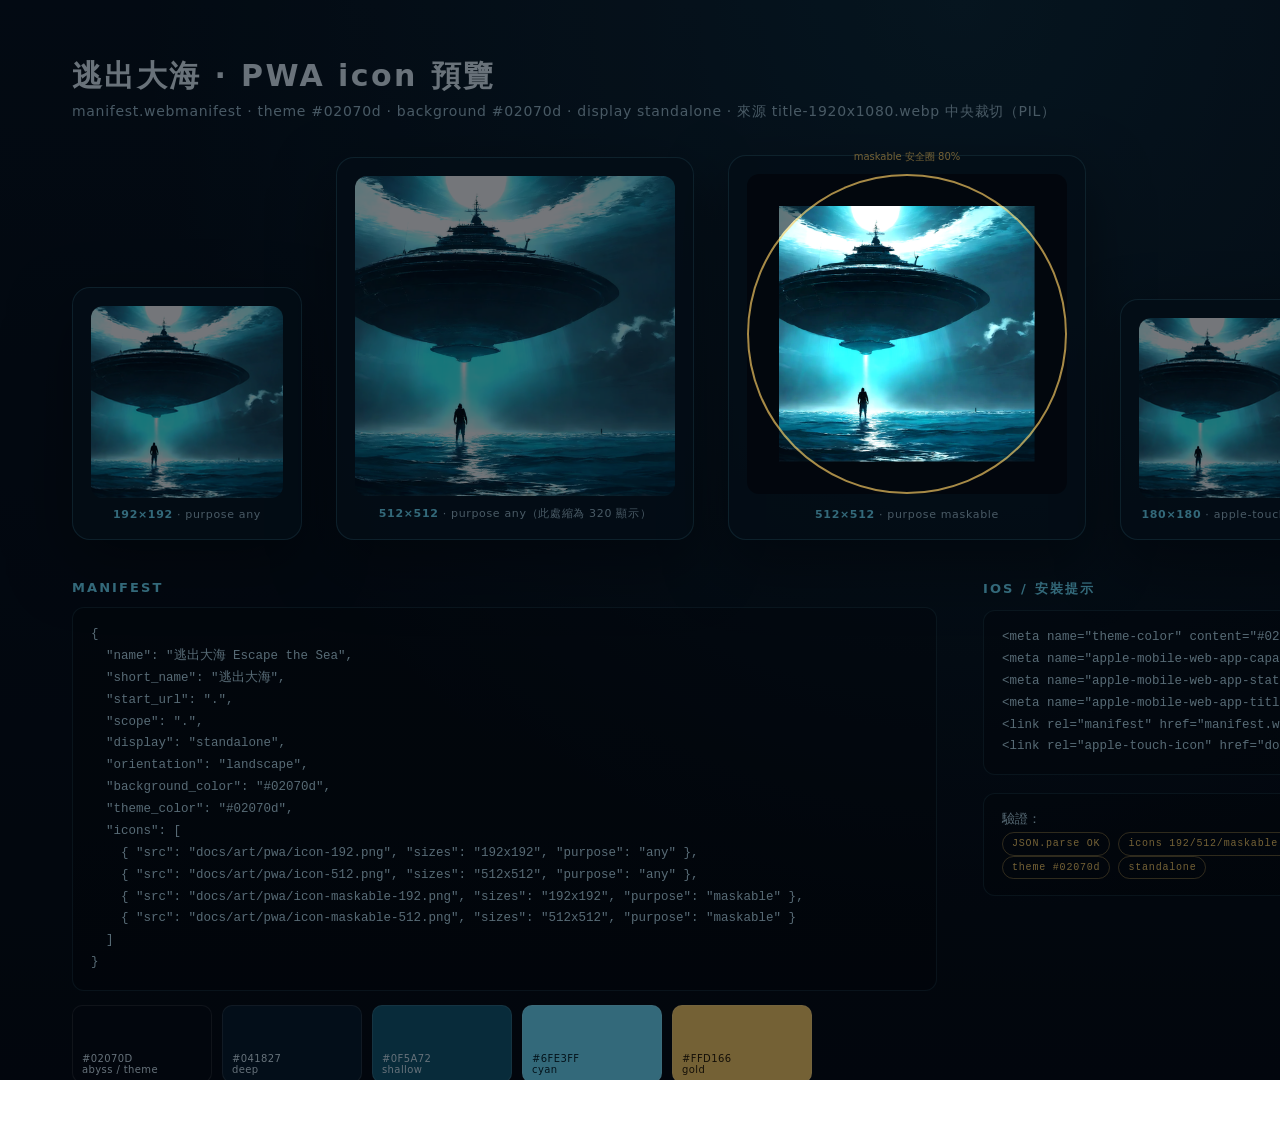
<file: docs/art/pwa/preview.html>
<!DOCTYPE html>
<html lang="zh-Hant">
<head>
<meta charset="utf-8">
<title>PWA icon preview — 逃出大海 v0.7</title>
<style>
  html,body{margin:0;width:1920px;height:1080px;overflow:hidden;background:
    radial-gradient(ellipse at 50% 0%,rgba(24,82,104,.35),transparent 60%),
    linear-gradient(180deg,#04101a,#02070d);color:#e8f8ff;
    font-family:"Microsoft JhengHei","PingFang TC",system-ui,sans-serif}
  .wrap{padding:56px 72px}
  h1{font-size:30px;letter-spacing:.08em;margin:0 0 6px;font-weight:700}
  .sub{color:#9fc0d0;font-size:14px;letter-spacing:.05em;margin-bottom:34px}
  .row{display:flex;gap:34px;align-items:flex-end;margin-bottom:40px}
  .card{background:rgba(6,22,33,.82);border:1px solid rgba(111,227,255,.22);
    border-radius:18px;padding:18px;box-shadow:0 24px 60px rgba(0,0,0,.5)}
  .card img{display:block;border-radius:12px;background:#02070d}
  .cap{font-size:11px;color:#9fc0d0;letter-spacing:.06em;margin-top:10px;text-align:center}
  .cap b{color:#6fe3ff;font-weight:600}
  .mask{position:relative;display:inline-block}
  .mask::after{content:"";position:absolute;inset:0;border-radius:50%;
    box-shadow:0 0 0 999px rgba(2,7,13,.55) , inset 0 0 0 2px rgba(255,209,102,.65)}
  .mask::before{content:"maskable 安全圈 80%";position:absolute;left:50%;top:-24px;
    transform:translateX(-50%);font-size:10px;color:#ffd166;white-space:nowrap}
  .cols{display:flex;gap:46px}
  .col{flex:1}
  .col h2{font-size:13px;letter-spacing:.16em;color:#6fe3ff;font-weight:600;margin:0 0 12px}
  .mono{font-family:Consolas,"Cascadia Mono",monospace;font-size:12.5px;line-height:1.75;
    color:#bfe6f5;background:rgba(0,0,0,.3);border:1px solid rgba(111,227,255,.14);
    border-radius:12px;padding:16px 18px;white-space:pre-wrap}
  .swatches{display:flex;gap:10px;margin-top:14px}
  .sw{width:120px;height:62px;border-radius:10px;border:1px solid rgba(255,255,255,.12);
    display:flex;flex-direction:column;justify-content:flex-end;padding:7px 9px;font-size:10px;
    color:#dff4ff;letter-spacing:.04em}
  .tag{display:inline-block;margin-right:8px;padding:2px 9px;border-radius:999px;
    border:1px solid rgba(255,209,102,.4);color:#ffd166;font-size:10px;letter-spacing:.08em}
</style>
</head>
<body>
<div class="wrap">
  <h1>逃出大海 · PWA icon 預覽</h1>
  <div class="sub">manifest.webmanifest · theme #02070d · background #02070d · display standalone · 來源 title-1920x1080.webp 中央裁切（PIL）</div>

  <div class="row">
    <div class="card"><img src="icon-192.png" width="192" height="192" alt="icon 192">
      <div class="cap"><b>192×192</b> · purpose any</div></div>
    <div class="card"><img src="icon-512.png" width="320" height="320" alt="icon 512 scaled">
      <div class="cap"><b>512×512</b> · purpose any（此處縮為 320 顯示）</div></div>
    <div class="card"><div class="mask"><img src="icon-maskable-512.png" width="320" height="320" alt="maskable 512"></div>
      <div class="cap"><b>512×512</b> · purpose maskable</div></div>
    <div class="card"><img src="apple-touch-icon-180.png" width="180" height="180" alt="apple touch icon">
      <div class="cap"><b>180×180</b> · apple-touch-icon</div></div>
    <div class="card"><img src="favicon-32.png" width="64" height="64" alt="favicon 32 scaled">
      <div class="cap"><b>32×32</b> · favicon 備用</div></div>
  </div>

  <div class="cols">
    <div class="col">
      <h2>MANIFEST</h2>
      <div class="mono">{
  "name": "逃出大海 Escape the Sea",
  "short_name": "逃出大海",
  "start_url": ".",
  "scope": ".",
  "display": "standalone",
  "orientation": "landscape",
  "background_color": "#02070d",
  "theme_color": "#02070d",
  "icons": [
    { "src": "docs/art/pwa/icon-192.png", "sizes": "192x192", "purpose": "any" },
    { "src": "docs/art/pwa/icon-512.png", "sizes": "512x512", "purpose": "any" },
    { "src": "docs/art/pwa/icon-maskable-192.png", "sizes": "192x192", "purpose": "maskable" },
    { "src": "docs/art/pwa/icon-maskable-512.png", "sizes": "512x512", "purpose": "maskable" }
  ]
}</div>
      <div class="swatches">
        <div class="sw" style="background:#02070d">#02070D<br>abyss / theme</div>
        <div class="sw" style="background:#041827">#041827<br>deep</div>
        <div class="sw" style="background:#0f5a72">#0F5A72<br>shallow</div>
        <div class="sw" style="background:#6fe3ff;color:#04222c">#6FE3FF<br>cyan</div>
        <div class="sw" style="background:#ffd166;color:#2a1a00">#FFD166<br>gold</div>
      </div>
    </div>
    <div class="col">
      <h2>IOS / 安裝提示</h2>
      <div class="mono">&lt;meta name="theme-color" content="#02070d"&gt;
&lt;meta name="apple-mobile-web-app-capable" content="yes"&gt;
&lt;meta name="apple-mobile-web-app-status-bar-style" content="black-translucent"&gt;
&lt;meta name="apple-mobile-web-app-title" content="逃出大海"&gt;
&lt;link rel="manifest" href="manifest.webmanifest"&gt;
&lt;link rel="apple-touch-icon" href="docs/art/pwa/apple-touch-icon-180.png"&gt;</div>
      <div style="margin-top:18px" class="mono">驗證：
<span class="tag">JSON.parse OK</span><span class="tag">icons 192/512/maskable OK</span>
<span class="tag">theme #02070d</span><span class="tag">standalone</span></div>
    </div>
  </div>
</div>
</body>
</html>
</file>
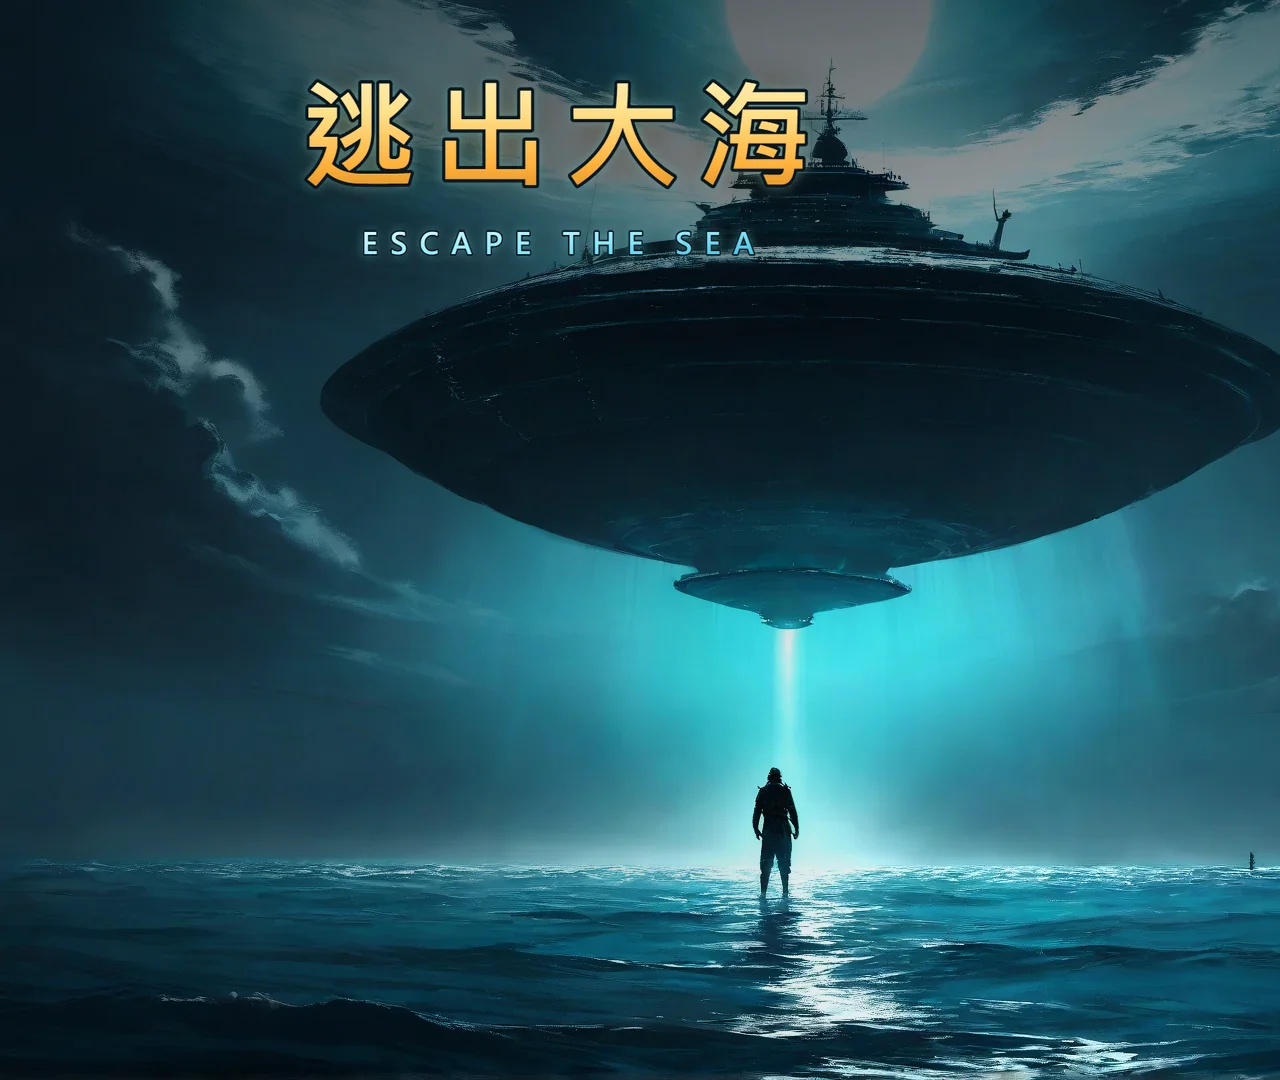
<file: docs/art/store/hero-preview.html>
<!DOCTYPE html>
<html lang="zh-Hant">
<head>
<meta charset="utf-8">
<title>Hero with logo</title>
<style>
  html,body{margin:0;width:1920px;height:1080px;overflow:hidden;background:#02070d}
  img{display:block;width:1920px;height:1080px}
</style>
</head>
<body><img src="hero-with-logo-1920x1080.webp" alt="逃出大海 key art with logo"></body>
</html>
</file>
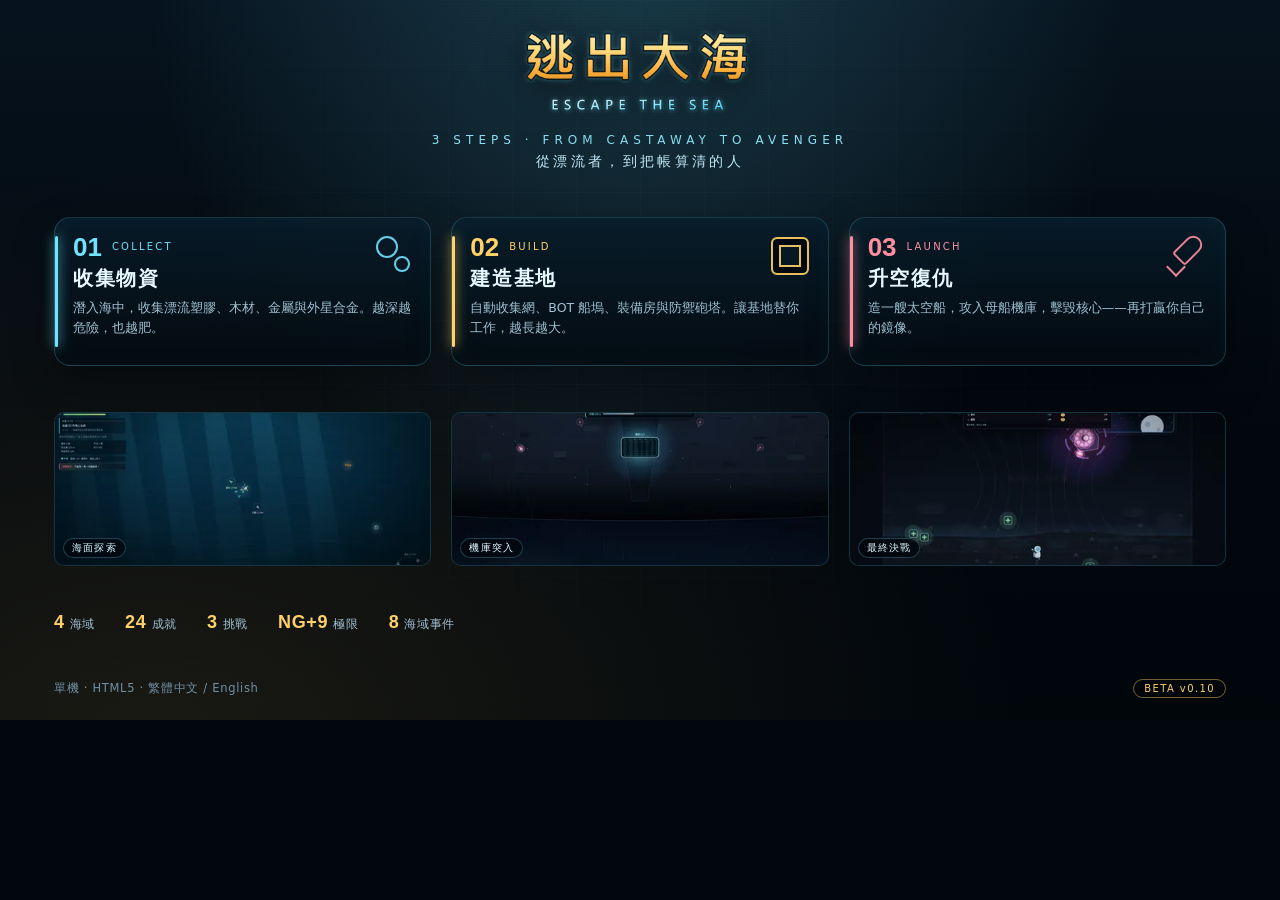
<file: docs/art/store/info/play-3steps.html>
<!DOCTYPE html>
<html lang="zh-Hant">
<head>
<meta charset="utf-8">
<title>逃出大海 — 玩法 3 步驟（商店資訊圖）</title>
<style>
  html,body{margin:0;width:1280px;height:720px;overflow:hidden;background:#02070d;color:#e8f8ff;
    font-family:"Microsoft JhengHei","PingFang TC","Noto Sans TC",system-ui,sans-serif}
  .stage{position:relative;width:1280px;height:720px;overflow:hidden;display:flex;flex-direction:column;justify-content:space-between;
    background:
      radial-gradient(ellipse at 50% -10%,rgba(111,227,255,.20),transparent 55%),
      radial-gradient(ellipse at 12% 105%,rgba(255,209,102,.10),transparent 55%),
      linear-gradient(180deg,#06131e,#02070d 60%,#01060b)}
  .stage::after{content:"";position:absolute;inset:0;pointer-events:none;
    background:repeating-linear-gradient(0deg,rgba(0,0,0,.10) 0 1px,transparent 1px 3px);
    opacity:.35}
  .grid{position:absolute;inset:0;pointer-events:none;opacity:.18;
    background-image:linear-gradient(rgba(111,227,255,.12) 1px,transparent 1px),
      linear-gradient(90deg,rgba(111,227,255,.12) 1px,transparent 1px);
    background-size:64px 64px;mask-image:radial-gradient(ellipse at 50% 40%,#000 20%,transparent 75%)}
  header{position:relative;z-index:2;display:flex;flex-direction:column;justify-content:space-between;align-items:center;padding:26px 0 0}
  .logo{width:430px;height:auto;filter:drop-shadow(0 6px 18px rgba(0,0,0,.55))}
  .sub{margin-top:6px;font-size:12px;letter-spacing:.42em;text-transform:uppercase;color:#8adff4}
  .zh-sub{margin-top:6px;font-size:14px;letter-spacing:.24em;color:#bfe6f5}
  .steps{position:relative;z-index:2;display:grid;grid-template-columns:repeat(3,1fr);
    gap:20px;margin:0 54px}
  .step{position:relative;padding:16px 18px 14px;border-radius:16px;
    background:linear-gradient(180deg,rgba(8,28,41,.9),rgba(3,10,17,.86));
    border:1px solid rgba(111,227,255,.20);
    box-shadow:0 18px 40px rgba(0,0,0,.35),inset 0 0 30px rgba(111,227,255,.03)}
  .step::before{content:"";position:absolute;left:0;top:18px;bottom:18px;width:3px;border-radius:3px;
    background:var(--c);box-shadow:0 0 12px var(--c)}
  .step-top{display:flex;align-items:center;gap:10px}
  .num{font-family:"Bahnschrift","DIN Alternate","Segoe UI",sans-serif;font-size:26px;
    font-weight:800;color:var(--c);line-height:1}
  .en{font-size:10px;letter-spacing:.22em;color:var(--c);text-transform:uppercase}
  .zh{font-size:20px;font-weight:800;letter-spacing:.08em;margin-top:5px}
  .desc{font-size:12.5px;line-height:1.65;color:#9fc0d0;margin-top:6px}
  .ico{position:absolute;right:16px;top:14px;width:46px;height:46px;opacity:.9}
  .ico::before,.ico::after{content:"";position:absolute;border:2px solid var(--c)}
  .s1{--c:#6fe3ff}.s2{--c:#ffd166}.s3{--c:#ff8fa0}
  /* 01 泡泡 */
  .s1 .ico::before{left:8px;top:4px;width:18px;height:18px;border-radius:50%}
  .s1 .ico::after{right:4px;bottom:6px;width:12px;height:12px;border-radius:50%}
  /* 02 格線 */
  .s2 .ico::before{left:5px;top:5px;width:34px;height:34px;border-radius:6px;
    box-shadow:inset 0 0 0 6px #02070d, inset 0 0 0 8px var(--c)}
  .s2 .ico::after{display:none}
  /* 03 火箭 */
  .s3 .ico::before{left:17px;top:2px;width:14px;height:26px;border-radius:9px 9px 3px 3px;
    border-width:2px;transform:rotate(45deg)}
  .s3 .ico::after{left:6px;bottom:4px;width:12px;height:12px;border:0;border-left:2px solid var(--c);
    border-bottom:2px solid var(--c);transform:rotate(-45deg)}
  .shots{position:relative;z-index:2;display:grid;grid-template-columns:repeat(3,1fr);
    gap:20px;margin:0 54px}
  .shot{position:relative;height:152px;border-radius:10px;overflow:hidden;
    border:1px solid rgba(111,227,255,.16);background:#04121c}
  .shot img{width:100%;height:100%;object-fit:cover;display:block;opacity:.9}
  .shot span{position:absolute;left:8px;bottom:7px;font-size:10px;letter-spacing:.12em;
    color:#dff6ff;background:rgba(2,7,13,.7);border:1px solid rgba(111,227,255,.25);
    border-radius:999px;padding:2px 8px}
  .facts{position:relative;z-index:2;display:flex;gap:30px;margin:0 54px;
    font-size:11.5px;color:#9fc0d0;letter-spacing:.06em}
  .facts b{font-family:"Bahnschrift","DIN Alternate","Segoe UI",sans-serif;font-size:18px;
    color:#ffd166;margin-right:5px}
  footer{position:relative;z-index:2;margin:0 54px 22px;display:flex;justify-content:space-between;
    align-items:center;font-size:11.5px;color:#6f8fa3;letter-spacing:.06em}
  footer b{color:#ffd166;font-weight:700}
  .badge{border:1px solid rgba(255,209,102,.45);color:#ffd166;border-radius:999px;
    padding:3px 10px;font-size:10px;letter-spacing:.14em}
</style>
</head>
<body>
<div class="stage">
  <div class="grid"></div>
  <header>
    <img class="logo" src="../wordmark/wordmark-1280.png" alt="逃出大海 Escape the Sea">
    <div class="sub">3 Steps · From Castaway to Avenger</div>
    <div class="zh-sub">從漂流者，到把帳算清的人</div>
  </header>

  <section class="steps">
    <article class="step s1">
      <div class="step-top"><span class="num">01</span><span class="en">Collect</span></div>
      <div class="ico"></div>
      <div class="zh">收集物資</div>
      <p class="desc">潛入海中，收集漂流塑膠、木材、金屬與外星合金。越深越危險，也越肥。</p>
    </article>
    <article class="step s2">
      <div class="step-top"><span class="num">02</span><span class="en">Build</span></div>
      <div class="ico"></div>
      <div class="zh">建造基地</div>
      <p class="desc">自動收集網、BOT 船塢、裝備房與防禦砲塔。讓基地替你工作，越長越大。</p>
    </article>
    <article class="step s3">
      <div class="step-top"><span class="num">03</span><span class="en">Launch</span></div>
      <div class="ico"></div>
      <div class="zh">升空復仇</div>
      <p class="desc">造一艘太空船，攻入母船機庫，擊毀核心——再打贏你自己的鏡像。</p>
    </article>
  </section>

  <section class="shots">
    <div class="shot"><img src="shot-sea.webp" alt=""><span>海面探索</span></div>
    <div class="shot"><img src="shot-dock.webp" alt=""><span>機庫突入</span></div>
    <div class="shot"><img src="shot-boss.webp" alt=""><span>最終決戰</span></div>
  </section>

  <div class="facts">
    <span><b>4</b>海域</span><span><b>24</b>成就</span><span><b>3</b>挑戰</span>
    <span><b>NG+9</b>極限</span><span><b>8</b>海域事件</span>
  </div>

  <footer>
    <span>單機 · HTML5 · 繁體中文 / English</span>
    <span class="badge">BETA v0.10</span>
  </footer>
</div>
</body>
</html>
</file>
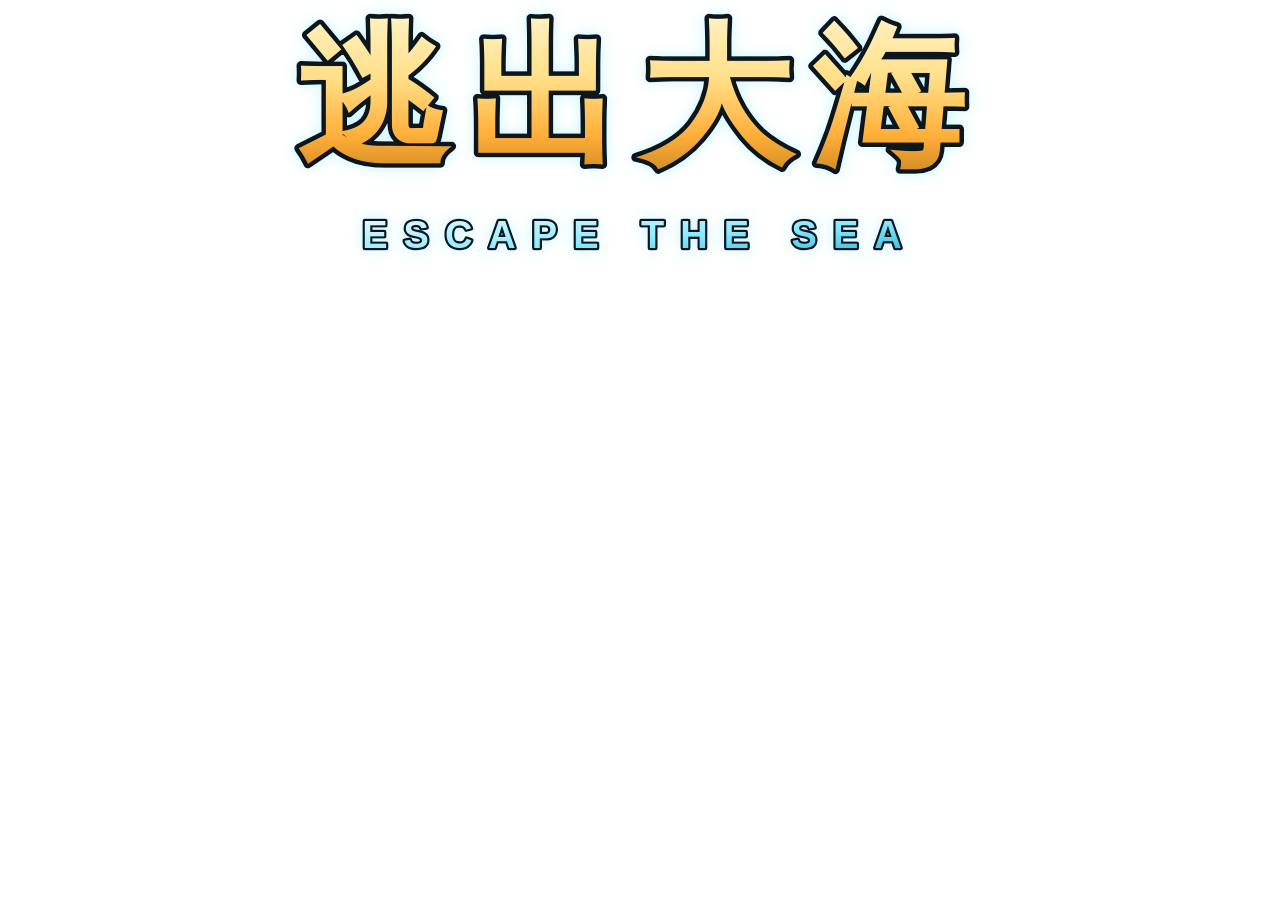
<file: docs/art/store/wordmark/preview.html>
<!DOCTYPE html>
<html lang="zh-Hant">
<head>
<meta charset="utf-8">
<title>Wordmark preview</title>
<style>
  html,body{margin:0;width:1280px;height:300px;background:transparent;overflow:hidden}
  img{display:block;width:1280px;height:300px}
</style>
</head>
<body><img src="wordmark.svg" alt="逃出大海 Escape the Sea"></body>
</html>
</file>
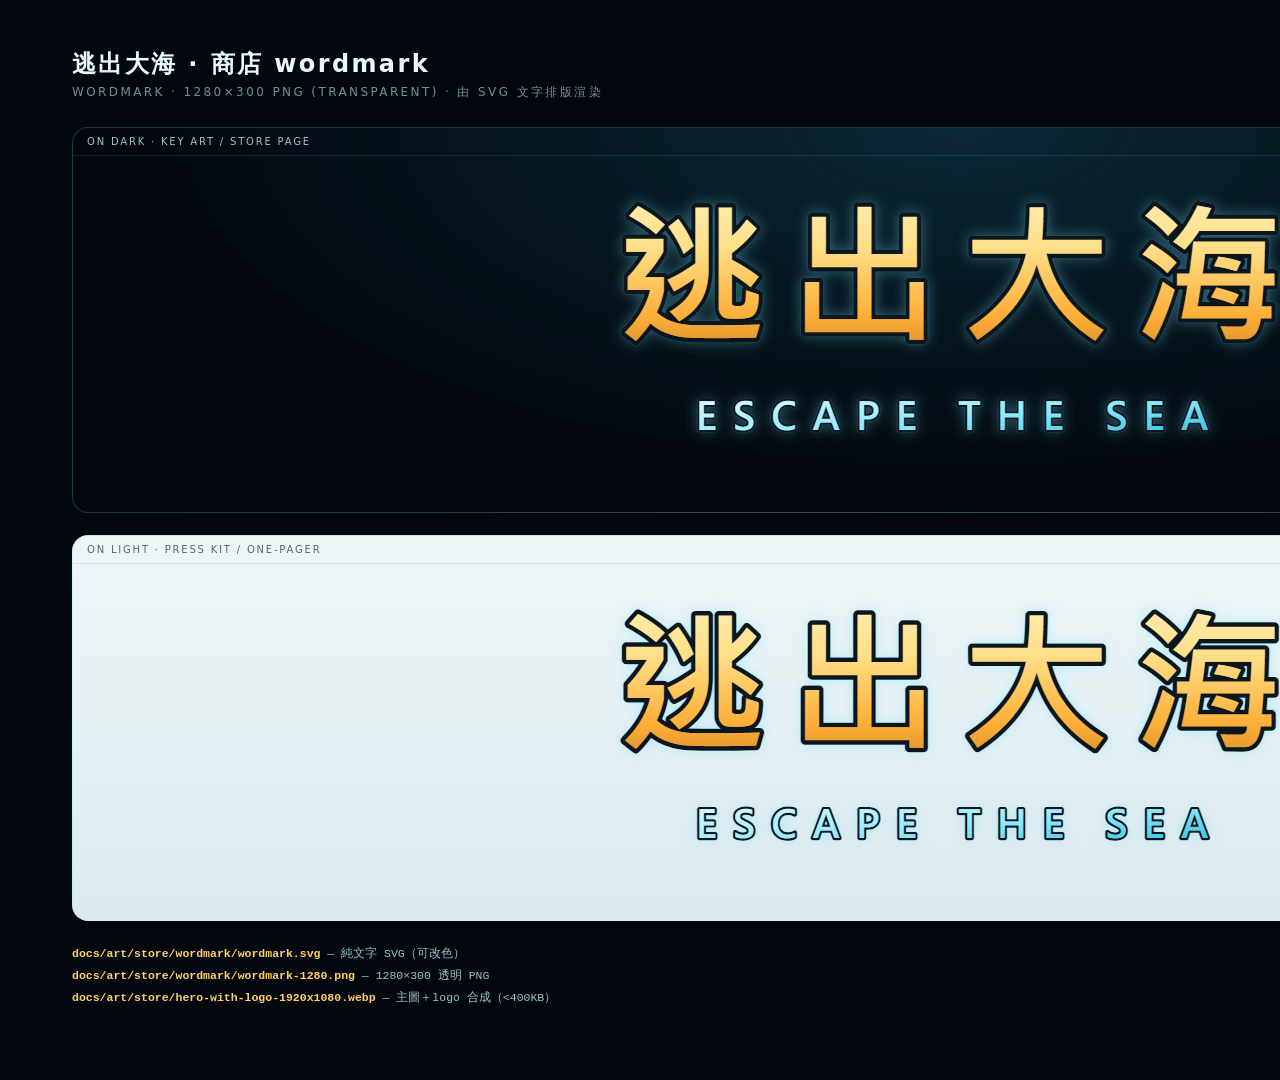
<file: docs/art/store/wordmark/showcase.html>
<!DOCTYPE html>
<html lang="zh-Hant">
<head>
<meta charset="utf-8">
<title>Wordmark showcase</title>
<style>
  html,body{margin:0;width:1920px;height:1080px;overflow:hidden;background:#02070d;color:#e8f8ff;
    font-family:"Microsoft JhengHei","PingFang TC",system-ui,sans-serif}
  .wrap{padding:48px 72px}
  h1{font-size:24px;letter-spacing:.1em;margin:0 0 4px;font-weight:800}
  .sub{font-size:12px;letter-spacing:.2em;color:#6f8fa3;margin-bottom:26px}
  .panel{border-radius:16px;border:1px solid rgba(111,227,255,.22);overflow:hidden;margin-bottom:22px}
  .label{font-size:10px;letter-spacing:.18em;text-transform:uppercase;color:#6f8fa3;padding:8px 14px}
  .dark{background:radial-gradient(ellipse at 50% 0%,rgba(24,82,104,.45),transparent 65%),#02070d}
  .light{background:linear-gradient(180deg,#eef6f8,#dbe9ee)}
  .dark .label{color:#9fc0d0;border-bottom:1px solid rgba(111,227,255,.12)}
  .light .label{color:#4d6975;border-bottom:1px solid rgba(0,0,0,.08)}
  img{display:block;width:1280px;height:300px;margin:26px auto 30px}
  .files{font-family:Consolas,"Cascadia Mono",monospace;font-size:11.5px;color:#9fc0d0;line-height:1.9}
  .files b{color:#ffd166}
</style>
</head>
<body>
<div class="wrap">
  <h1>逃出大海 · 商店 wordmark</h1>
  <div class="sub">WORDMARK · 1280×300 PNG (TRANSPARENT) · 由 SVG 文字排版渲染</div>

  <div class="panel dark">
    <div class="label">on dark · key art / store page</div>
    <img src="wordmark-1280.png" alt="wordmark on dark">
  </div>
  <div class="panel light">
    <div class="label">on light · press kit / one-pager</div>
    <img src="wordmark-1280.png" alt="wordmark on light">
  </div>

  <div class="files">
    <b>docs/art/store/wordmark/wordmark.svg</b> — 純文字 SVG（可改色）<br>
    <b>docs/art/store/wordmark/wordmark-1280.png</b> — 1280×300 透明 PNG<br>
    <b>docs/art/store/hero-with-logo-1920x1080.webp</b> — 主圖＋logo 合成（&lt;400KB）
  </div>
</div>
</body>
</html>
</file>
<file: style.css>
/* =========================================================
   逃出大海 v0.5.0-alpha · UI
   規格來源：docs/art/STYLE-v0.4.md（S0 定案）
   對比（WCAG，vs --c-deep #041827）：
     ink 16.6:1 · ink-2 9.4:1 · muted 5.3:1 · cy 12.1:1 · gold 12.5:1 · danger 6.1:1
   10.5px 以下一律用 --c-muted（#6F8FA3，5.3:1）；
   舊 #4F6B7A（3.2:1）已淘汰，不再用於文字。
   ========================================================= */
:root{
  /* 深海分層 */
  --c-abyss:#02070d; --c-deep:#041827; --c-mid:#08303f; --c-shallow:#0f5a72;
  /* 文字 */
  --c-ink:#e8f8ff; --c-ink-2:#9fc0d0; --c-muted:#6f8fa3;
  /* 品牌／陣營 */
  --c-cy:#6fe3ff; --c-cy-2:#2ab8dd; --c-gold:#ffd166; --c-gold-2:#b8862e;
  --c-danger:#ff5d73; --c-green:#8ee6a4; --c-violet:#b892ff; --c-alien:#ff4fd8;
  /* 線／面 */
  --line:rgba(111,227,255,.22); --line-2:rgba(111,227,255,.10);
  --panel:rgba(6,22,33,.88); --panel-2:rgba(8,30,44,.96); --glass:rgba(4,18,28,.66);
  /* 字 */
  --font:"Microsoft JhengHei","PingFang TC","Noto Sans TC",system-ui,sans-serif;
  --font-num:"Bahnschrift","DIN Alternate","Roboto Mono","Segoe UI",var(--font);
  /* 圓角 */
  --r-sm:10px; --r-md:12px; --r-lg:16px; --r-pill:999px;
  /* 動畫 */
  --ease-out:cubic-bezier(.16,1,.3,1); --ease-snap:cubic-bezier(.2,.9,.25,1);
  --t-fast:120ms; --t-base:180ms; --t-slow:280ms; --t-pop:420ms;
  /* 舊變數別名（現有規則與 JS 內嵌樣式仍會用到） */
  --cy:var(--c-cy); --cy2:var(--c-cy-2); --gold:var(--c-gold); --ink:var(--c-ink);
}
*{box-sizing:border-box}
html,body{margin:0;height:100%;overflow:hidden;background:var(--c-abyss);color:var(--c-ink);
  font-family:var(--font)}
#cv{position:fixed;inset:0;display:block;cursor:crosshair;transition:opacity .45s ease}
/* 標題主視覺：ComfyUI key art（見 docs/art/AI-ASSETS-v0.5.md、TITLE-ART.md） */
body[data-scene="title"] #cv{opacity:0}
#scan{position:fixed;inset:0;pointer-events:none;z-index:2;
  background:repeating-linear-gradient(0deg,rgba(0,0,0,.10) 0 1px,transparent 1px 3px),
             radial-gradient(ellipse at center,transparent 45%,rgba(0,0,0,.55) 100%);
  opacity:.55}
#fade{position:fixed;inset:0;background:var(--c-abyss);opacity:0;pointer-events:none;
  transition:opacity .3s ease;z-index:25}
#fade.on{opacity:1}
button{font-family:inherit;cursor:pointer;border:none;outline:none}
button.primary{background:linear-gradient(180deg,#7fe9ff,#25a9cc);color:#02222c;font-weight:700;
  padding:12px 26px;border-radius:var(--r-sm);font-size:16px;letter-spacing:.04em;
  box-shadow:0 0 22px rgba(111,227,255,.35),inset 0 -2px 0 rgba(0,0,0,.25);
  transition:transform var(--t-fast) var(--ease-out),box-shadow var(--t-fast)}
button.primary:hover{transform:translateY(-2px);box-shadow:0 0 30px rgba(111,227,255,.6)}
button.primary:active{transform:translateY(0) scale(.985);box-shadow:0 0 18px rgba(111,227,255,.45)}
button.ghost{background:transparent;color:var(--c-cy);border:1px solid var(--line);
  padding:11px 22px;border-radius:var(--r-sm);font-size:15px;
  transition:background var(--t-fast),color var(--t-fast),transform var(--t-fast)}
button.ghost:hover{background:rgba(111,227,255,.1)}
button.ghost:active{background:rgba(111,227,255,.18);transform:translateY(1px)}
button.danger{background:linear-gradient(180deg,#ff9a8b,#d94b3a);color:#2a0603;font-weight:700;
  padding:11px 22px;border-radius:var(--r-sm);font-size:15px;
  transition:filter var(--t-fast),transform var(--t-fast)}
button.danger:hover{filter:brightness(1.08)}
button.danger:active{transform:translateY(1px)}
button:disabled{opacity:.35;cursor:not-allowed;filter:grayscale(.4)}
/* P3：鍵盤焦點（商業級無障礙；滑鼠點擊不顯示） */
button:focus-visible,a:focus-visible,input:focus-visible,select:focus-visible,
[role="switch"]:focus-visible,[role="tab"]:focus-visible,[tabindex]:focus-visible{
  outline:2px solid var(--c-cy);outline-offset:3px}
button:focus:not(:focus-visible){outline:none}

/* ---------- HUD（1280×800 基準） ----------
   左上：資源 2×2（240）、生命/氧氣/體力（240）、任務卡（340）、
         基地摘要（344，2 欄分組）、zone 列（344）
   註：右下雷達是 canvas 畫的（js/sea.js:1065-1133，R=64），不是 DOM，CSS 無法改尺寸。 */
#hud{position:fixed;left:20px;top:18px;z-index:6;display:none;flex-direction:column;
  width:344px;pointer-events:none;user-select:none}
.res-row{display:grid;grid-template-columns:repeat(2,minmax(0,1fr));gap:8px;width:264px}
.chip{display:flex;align-items:center;gap:6px;height:34px;padding:0 10px 0 9px;
  background:var(--glass);border:1px solid var(--line);border-radius:var(--r-pill);
  backdrop-filter:blur(6px);font-size:10.5px;color:var(--c-ink-2);
  box-shadow:inset 0 0 18px rgba(0,0,0,.3),0 2px 10px rgba(0,0,0,.22)}
.chip .dot{width:10px;height:10px;border-radius:3px}
.chip b{order:3;margin-left:auto;flex:0 0 auto;min-width:0;font-family:var(--font-num);font-size:14.5px;
  font-weight:600;color:#fff;letter-spacing:.02em;font-variant-numeric:tabular-nums;line-height:1}
.chip i{order:2;font-style:normal;font-size:10.5px;color:var(--c-ink-2);
  letter-spacing:.06em;white-space:nowrap;line-height:1;min-width:0;
  overflow:hidden;text-overflow:ellipsis}
.chip.alien{border-color:rgba(184,146,255,.45);
  background:linear-gradient(180deg,rgba(24,14,44,.72),rgba(4,18,28,.7))}
.chip.alien b{color:#e3d4ff}
.dot{width:9px;height:9px;border-radius:3px;flex:0 0 auto;display:inline-block}
.dot.plastic{background:#6fe3ff;box-shadow:0 0 8px rgba(111,227,255,.55)}
.dot.wood{background:#e0a95f;box-shadow:0 0 8px rgba(224,169,95,.5)}
.dot.metal{background:#cfd9e6;box-shadow:0 0 8px rgba(207,217,230,.5)}
.dot.alloy{background:#b892ff;box-shadow:0 0 8px rgba(184,146,255,.6)}
.bars{display:flex;flex-direction:column;gap:5px;width:240px;margin-top:10px}
.bar{display:flex;align-items:center;gap:8px;font-size:11px;color:var(--c-ink-2)}
.hearts{display:flex;gap:5px;align-items:center;height:20px}
.heart{width:17px;height:17px;display:inline-block;
  filter:drop-shadow(0 0 5px rgba(255,80,110,.45))}
.heart svg{width:100%;height:100%;display:block}
.heart.on svg path{fill:var(--c-danger);stroke:#ffc2cd;stroke-width:1}
.heart.off svg path{fill:rgba(255,255,255,.07);stroke:rgba(255,120,140,.32);stroke-width:1.4}
.heart.pop{animation:hpop var(--t-pop) var(--ease-out)}
@keyframes hpop{0%{transform:scale(1)}45%{transform:scale(1.35)}100%{transform:scale(1)}}
.vic{width:14px;height:14px;display:inline-flex;flex:0 0 auto}
.vic svg{width:100%;height:100%}
.vic svg path{fill:rgba(140,220,255,.75)}
.vic.st svg path{fill:rgba(200,240,120,.75)}
.track{flex:1;width:auto;height:9px;background:rgba(0,0,0,.5);
  border:1px solid rgba(111,227,255,.18);border-radius:6px;overflow:hidden}
.fill{height:100%;width:100%;transition:width var(--t-base) linear;border-radius:5px}
.fill.hp{background:linear-gradient(90deg,#ff6b6b,#ff9f68)}
.fill.ox{background:linear-gradient(90deg,#3ad1ff,#9beaff);box-shadow:0 0 10px rgba(58,209,255,.45)}
.fill.st{background:linear-gradient(90deg,#7ddf8a,#d9f77a);box-shadow:0 0 10px rgba(125,223,138,.4)}
.quest{margin-top:10px;width:340px;max-width:calc(100vw - 40px);font-size:13px;color:#bfe6f5;
  background:linear-gradient(90deg,rgba(4,18,28,.82),rgba(4,18,28,.46));
  border:1px solid var(--line-2);border-left:3px solid var(--c-cy);
  padding:9px 12px 10px 14px;border-radius:0 var(--r-sm) var(--r-sm) 0;
  line-height:1.5;backdrop-filter:blur(6px)}
.quest .q-top{display:flex;align-items:center;gap:8px;font-size:10px;color:#7fd4ea;
  letter-spacing:.16em;margin-bottom:5px}
.quest .q-top .qbar{flex:1;height:4px;background:rgba(255,255,255,.12);
  border-radius:2px;overflow:hidden}
.quest .q-top .qbar i{display:block;height:100%;width:0;
  background:linear-gradient(90deg,#5ad1ff,#a9f0ff);box-shadow:0 0 8px rgba(90,209,255,.55);
  transition:width .26s var(--ease-out)}
.quest>div:not(.q-top):not(.q-sub){margin-top:6px;font-size:13.5px;color:var(--c-ink);
  letter-spacing:.02em;line-height:1.45}
.quest .q-sub{color:var(--c-muted);font-size:11px;margin-top:4px}
.idle{width:344px;margin-top:8px;font-size:11px;color:var(--c-muted);padding-left:2px;
  letter-spacing:.03em;line-height:1.5}
.basetag{width:344px;margin-top:8px;display:grid;grid-template-columns:repeat(2,minmax(0,1fr));
  gap:3px 12px;padding:8px 10px;font-size:11px;color:var(--c-ink-2);letter-spacing:.02em;
  line-height:1.55;background:var(--glass);border:1px solid var(--line-2);
  border-radius:var(--r-sm);backdrop-filter:blur(4px)}
.basetag span{display:block;white-space:nowrap;overflow:hidden;text-overflow:ellipsis}
.basetag b{color:var(--c-green);font-weight:600;font-family:var(--font-num);
  font-variant-numeric:tabular-nums}
#zone{display:flex;flex-wrap:wrap;gap:4px 12px;width:344px;margin-top:6px;padding:6px 10px;
  font-size:10.5px;color:var(--c-ink-2);line-height:1.5;letter-spacing:.02em;
  background:rgba(4,18,28,.5);border:1px solid var(--line-2);border-radius:var(--r-sm)}
#zone span{white-space:normal}
#zone b{color:var(--c-gold)}
#hint{position:fixed;left:50%;bottom:16px;transform:translateX(-50%);z-index:5;display:none;
  max-width:calc(100vw - 32px);font-size:12px;color:var(--c-ink-2);
  background:rgba(4,18,28,.62);border:1px solid var(--line-2);
  padding:7px 16px;border-radius:var(--r-pill);white-space:nowrap;pointer-events:none;
  letter-spacing:.03em;backdrop-filter:blur(6px)}
#toasts{position:fixed;right:18px;top:16px;z-index:7;display:flex;flex-direction:column;gap:7px;
  align-items:flex-end;pointer-events:none;max-width:min(320px,calc(100vw - 32px));min-width:0}
.toast{background:var(--panel);border:1px solid var(--line);border-left:3px solid var(--c-cy);
  padding:8px 14px;border-radius:var(--r-sm);font-size:12.5px;color:var(--c-ink);
  box-shadow:0 8px 24px rgba(0,0,0,.45);animation:tin var(--t-slow) var(--ease-out);
  backdrop-filter:blur(6px);max-width:100%;overflow-wrap:anywhere;word-break:normal}
.toast.gold{border-left-color:var(--c-gold);color:#ffe9b3;background:rgba(38,28,6,.92)}
@keyframes tin{from{opacity:0;transform:translateX(24px)}to{opacity:1;transform:none}}
/* P2-1：母船右上角是 canvas HUD（「剩餘敵人」y≈34、觀景窗 y 72–178），
   HTML toast 下移到 y196 之後再排，不蓋畫布 HUD；toast 動畫（transform/opacity）不受影響。 */
body[data-scene="moon"] #toasts{top:196px}

/* ---------- screens ---------- */
.screen{position:fixed;inset:0;z-index:20;display:flex;align-items:center;justify-content:center;
  background:radial-gradient(ellipse at 50% 40%,rgba(4,22,34,.82),rgba(2,7,13,.96));
  backdrop-filter:blur(2px)}
.screen[hidden]{display:none !important}
#title{background:
  linear-gradient(rgba(2,7,13,.18),rgba(2,7,13,.18)),
  radial-gradient(ellipse 62% 58% at 50% 44%,rgba(2,7,13,.52),rgba(2,7,13,0) 100%),
  linear-gradient(180deg,rgba(3,16,26,.30),rgba(2,7,13,.52) 55%,rgba(2,7,13,.82)),
  url("docs/art/title-art/title-1920x1080.webp") center 42%/cover no-repeat,
  var(--c-abyss)}
#intro{background:linear-gradient(180deg,rgba(3,16,26,.5),rgba(2,7,13,.86) 70%,rgba(2,7,13,.94))}
.kicker{font-size:12px;letter-spacing:.4em;color:var(--c-cy);text-transform:uppercase;margin-bottom:10px}
.title-inner{text-align:center;max-width:700px;padding:30px}
.title-inner h1{font-size:clamp(52px,9vw,104px);margin:0;letter-spacing:.12em;font-weight:900;
  background:linear-gradient(180deg,#bff4ff 20%,#3fbfe6 95%);-webkit-background-clip:text;
  background-clip:text;color:transparent;filter:drop-shadow(0 0 34px rgba(60,180,220,.45))}
.en{font-size:13px;letter-spacing:.55em;color:#7fd4ea;margin:6px 0 26px}
.cheat-tag{font-size:15px;letter-spacing:.4em;color:#ff5d73;font-weight:900;margin:-8px 0 14px;
  text-shadow:0 0 18px rgba(255,60,90,.8),2px 0 0 rgba(0,255,255,.5),-2px 0 0 rgba(255,0,80,.5);
  animation:cheatBlink 1.1s steps(2) infinite}
@keyframes cheatBlink{0%,60%{opacity:1}61%,100%{opacity:.45}}
body.shake{animation:shakeAll .5s linear}
@keyframes shakeAll{
  0%{transform:translate(0,0)}12%{transform:translate(-8px,4px) rotate(-.3deg)}
  25%{transform:translate(7px,-5px) rotate(.3deg)}38%{transform:translate(-5px,-3px)}
  50%{transform:translate(6px,4px)}63%{transform:translate(-4px,2px)}
  75%{transform:translate(3px,-2px)}100%{transform:translate(0,0)}}
.blurb{font-size:14.5px;line-height:2;color:#a9c8d6;margin:0 0 28px;
  text-wrap:pretty;line-break:strict;word-break:normal}
.tbtns{display:flex;gap:12px;justify-content:center;margin-bottom:22px;flex-wrap:wrap}
.ctrl{font-size:11.5px;color:var(--c-ink-2);letter-spacing:.05em}
.intro-inner{max-width:640px;padding:40px;text-align:left}
#intro-text{font-size:19px;line-height:2.1;color:var(--c-ink);min-height:170px;letter-spacing:.04em;
  text-shadow:0 0 24px rgba(80,200,255,.25)}
#intro-text .line{opacity:0;animation:fadeUp .6s ease forwards}
#intro-text .line:nth-child(2){animation-delay:.5s}
#intro-text .line:nth-child(3){animation-delay:1s}
@keyframes fadeUp{from{opacity:0;transform:translateY(10px)}to{opacity:1;transform:none}}
.intro-foot{display:flex;justify-content:space-between;align-items:center;margin-top:26px;
  border-top:1px solid rgba(111,227,255,.15);padding-top:20px}
#intro-step{font-size:12px;color:var(--c-ink-2);letter-spacing:.2em}
.ending-inner{text-align:center;max-width:640px;padding:40px}
.ending-inner h1{font-size:clamp(38px,6vw,62px);margin:6px 0 18px;letter-spacing:.08em;
  background:linear-gradient(180deg,#ffe6a8,#ffb03a);-webkit-background-clip:text;
  background-clip:text;color:transparent}
.end-stats{display:flex;gap:8px;justify-content:center;flex-wrap:wrap;margin:22px auto 28px;max-width:660px}
.end-stats div{background:rgba(0,0,0,.32);border:1px solid rgba(255,209,102,.18);
  border-radius:var(--r-sm);padding:9px 14px;font-size:12.5px;color:var(--c-ink-2);
  min-width:96px;backdrop-filter:blur(4px)}
.end-stats b{display:block;font-size:20px;color:#ffe9b3;margin-top:4px;
  font-family:var(--font-num);font-variant-numeric:tabular-nums}
/* P1：結局畫面也吃 key art（同標題主視覺，壓暗 + 金色榮耀光） */
#ending{background:
  radial-gradient(ellipse 70% 55% at 50% 30%,rgba(255,176,58,.14),rgba(255,176,58,0) 68%),
  linear-gradient(180deg,rgba(2,7,13,.70),rgba(2,7,13,.90) 62%,rgba(2,7,13,.97)),
  url("docs/art/title-art/title-1920x1080.webp") center 26%/cover no-repeat,
  var(--c-abyss)}
#ending .ending-inner{width:100%;min-width:0;max-width:640px;padding:34px 40px;border-radius:var(--r-lg);
  background:linear-gradient(180deg,rgba(6,22,33,.76),rgba(4,14,22,.86));
  border:1px solid rgba(255,209,102,.28);backdrop-filter:blur(8px);
  box-shadow:0 30px 80px rgba(0,0,0,.62),inset 0 1px 0 rgba(255,255,255,.05),
    inset 0 0 60px rgba(255,176,58,.04)}

/* ---------- modal ---------- */
#modal{position:fixed;inset:0;z-index:30;display:none;align-items:center;justify-content:center;
  background:rgba(1,8,14,.72);backdrop-filter:blur(5px);padding:24px}
#modal.show{display:flex;animation:fadeIn var(--t-fast) ease}
@keyframes fadeIn{from{opacity:0}to{opacity:1}}
.modal-box{width:min(980px,100%);min-width:0;max-height:88vh;display:flex;flex-direction:column;
  background:linear-gradient(180deg,rgba(9,30,44,.97),rgba(5,16,25,.98));
  border:1px solid rgba(111,227,255,.28);border-radius:var(--r-lg);overflow:hidden;
  box-shadow:0 30px 90px rgba(0,0,0,.7),0 0 60px rgba(30,140,190,.12)}
.modal-head{display:flex;align-items:center;justify-content:space-between;padding:16px 20px;
  border-bottom:1px solid rgba(111,227,255,.14)}
.modal-head h2{margin:0;font-size:18px;letter-spacing:.12em;color:#cdefff}
#modal-x{background:transparent;color:#7fa3b4;font-size:16px;padding:4px 8px;border-radius:6px}
#modal-x:hover{background:rgba(255,255,255,.07);color:#fff}
.modal-body{padding:18px 20px;overflow:auto;flex:1;min-width:0}
.modal-foot{display:flex;gap:10px;justify-content:flex-end;padding:14px 20px;
  border-top:1px solid rgba(111,227,255,.14);background:rgba(0,0,0,.18);flex-wrap:wrap}
.muted{color:var(--c-ink-2);font-size:12.5px;line-height:1.7}
.grid{display:grid;grid-template-columns:repeat(auto-fill,minmax(238px,1fr));gap:12px;margin-top:4px}

/* ---------- 卡片四態（已滿／可建造／資源不足／未解鎖） ----------
   DOM 仍由 js/core.js 產生（S1a 改不了 B 的模板字串）：
   .maxed（已滿）、.locked（craft 未解鎖）、.done（狀態列）、.cost .no（資源不足）
   都是既有 class；「買得起 vs 買不起」用 :has(.cost .no) 判斷。 */
.card{background:rgba(255,255,255,.035);border:1px solid rgba(111,227,255,.16);
  border-left:2px solid rgba(111,227,255,.10);border-radius:var(--r-md);
  padding:13px 14px;display:flex;flex-direction:column;gap:8px;position:relative;
  transition:border-color var(--t-base) var(--ease-out),background var(--t-base)}
.card:hover{border-color:rgba(111,227,255,.4);background:rgba(111,227,255,.05)}
/* 可建造：左側青條 */
.card:has(.cost):not(:has(.cost .no)){border-left-color:var(--c-cy);
  box-shadow:inset 0 0 26px rgba(111,227,255,.045)}
/* 資源不足：左側紅條 + 紅色成本 + 按鈕轉「不足」樣式（仍可點，會跳 toast） */
.card:has(.cost .no){border-left-color:var(--c-danger);background:rgba(255,93,115,.035)}
.card:has(.cost .no) button{background:linear-gradient(180deg,#3a2730,#251a20);color:#ff9aa8;
  box-shadow:none;border:1px solid rgba(255,93,115,.35)}
/* 已滿：綠條 + 綠底狀態列 */
.card.maxed{opacity:.7;border-left-color:var(--c-green)}
/* 未解鎖：金條（craft 的 .locked、base 的「無按鈕」卡） */
.card.locked,.card:not(:has(button)):not(.maxed){border-left-color:var(--c-gold);opacity:.8}
.card.maxed.locked{opacity:.7}
.card-h{display:flex;align-items:center;gap:8px;font-size:14.5px;color:#eaf9ff}
.card-h .ico{font-size:12px;font-weight:700;width:24px;height:24px;border-radius:7px;
  display:flex;align-items:center;justify-content:center;flex:0 0 auto;color:#04161f;
  background:var(--c,#8ee6a4);box-shadow:0 0 12px color-mix(in srgb,var(--c,#8ee6a4) 45%,transparent)}
.card-h .lv{margin-left:auto;font-size:11px;color:#7fd4ea;background:rgba(111,227,255,.1);
  border-radius:var(--r-pill);padding:2px 8px;letter-spacing:.06em}
.card p{margin:0;font-size:12px;color:#93b6c6;line-height:1.6;min-height:19px}
.cost{display:flex;gap:6px;flex-wrap:wrap}
.cost span{font-size:11.5px;padding:3px 8px;border-radius:6px;background:rgba(0,0,0,.32);
  color:#bfe6f5;border:1px solid rgba(255,255,255,.07);display:flex;align-items:center;gap:5px;
  font-variant-numeric:tabular-nums}
.cost span .dot{width:8px;height:8px}
.cost span.no{color:#ff9a9a;border-color:rgba(255,110,110,.4);background:rgba(255,60,60,.1)}
.card button{background:linear-gradient(180deg,rgba(111,227,255,.9),rgba(42,169,204,.9));
  color:#04222c;font-weight:700;font-size:13px;padding:8px;border-radius:8px;letter-spacing:.08em;
  transition:filter var(--t-fast),box-shadow var(--t-fast)}
.card button:hover:not(:disabled){filter:brightness(1.12);box-shadow:0 0 16px rgba(111,227,255,.35)}
.done{display:flex;align-items:center;justify-content:center;gap:6px;margin-top:auto;
  padding:8px 6px;border-radius:8px;font-size:12px;letter-spacing:.08em;text-align:center;
  background:rgba(255,255,255,.03);border:1px dashed rgba(255,255,255,.1)}
.card.maxed .done{color:var(--c-green);background:rgba(142,230,164,.07);
  border-style:solid;border-color:rgba(142,230,164,.22)}
.card:not(:has(button)):not(.maxed) .done{background:rgba(255,209,102,.05);
  border-color:rgba(255,209,102,.2)}
.launchbar{margin-top:16px;display:flex;align-items:center;gap:14px;flex-wrap:wrap;
  background:rgba(255,209,102,.06);border:1px solid rgba(255,209,102,.28);
  border-radius:var(--r-md);padding:14px 16px}
.launchbar .lbl{font-size:13px;color:#ffd98a;letter-spacing:.06em}
.launchbar .sub{font-size:11.5px;color:#c9b37a;margin-top:3px}

/* ---------- base panel ---------- */
.base-summary{display:flex;gap:16px;align-items:center;background:rgba(0,0,0,.22);
  border:1px solid rgba(111,227,255,.14);border-radius:var(--r-md);
  padding:12px 16px;margin-bottom:14px;flex-wrap:wrap}
#basemini{border-radius:var(--r-sm);background:radial-gradient(circle at 50% 50%,rgba(20,70,95,.55),rgba(3,16,24,.92));
  border:1px solid rgba(111,227,255,.12);width:132px;height:132px;flex:0 0 auto}
.bs-stats{display:flex;flex-direction:column;gap:6px;font-size:12.5px;color:var(--c-ink-2);
  min-width:240px;flex:1}
.bs-stats .row{display:flex;justify-content:space-between;gap:16px;
  border-bottom:1px dashed rgba(255,255,255,.06);padding-bottom:4px}
.bs-stats b{color:var(--c-ink);font-variant-numeric:tabular-nums}
.bs-stats .hi{color:var(--c-green)}
.tag{font-size:10px;padding:2px 7px;border-radius:var(--r-pill);letter-spacing:.1em;
  border:1px solid rgba(111,227,255,.3);color:#7fd4ea}
.tag.prod{border-color:rgba(142,230,164,.4);color:#8ee6a4}
.tag.auto{border-color:rgba(255,209,102,.4);color:#ffd166}
.tag.def{border-color:rgba(255,120,140,.4);color:#ff9aa8}
.qlist{display:flex;flex-direction:column;gap:8px}
.qrow{display:flex;gap:10px;align-items:flex-start;background:rgba(255,255,255,.03);
  border:1px solid rgba(111,227,255,.12);border-radius:var(--r-sm);padding:10px 12px;font-size:13px}
.qrow .st{width:18px;text-align:center;flex:0 0 auto}
.qrow.done{opacity:.6}
.qrow.done .txt{text-decoration:line-through}
.qrow .sub{font-size:11px;color:var(--c-muted);margin-top:3px}
.keyrow{display:flex;justify-content:space-between;gap:14px;font-size:13px;padding:7px 0;
  border-bottom:1px dashed rgba(255,255,255,.07);color:#a9c8d6}
.keyrow kbd{background:rgba(111,227,255,.12);border:1px solid rgba(111,227,255,.28);border-radius:6px;
  padding:2px 9px;font-family:inherit;font-size:12px;color:var(--c-ink)}

.ver{margin-top:10px;font-size:10.5px;color:var(--c-muted);letter-spacing:.28em}

/* =========================================================
   v0.5：下一步 HUD／賞金合約／魚槍模組
   DOM 契約見 B 的 openBounty()／openCraft()／refreshHud()：
   .bounty-grid .card.bounty[data-*] · .mod-grid .card.mod[data-*] · #nextstep
   ========================================================= */

/* ---------- HUD：下一步 chip（core.js 動態建立，掛在 #hud 最後） ---------- */
#nextstep.nextstep{display:flex;align-items:center;gap:8px;width:344px;margin-top:8px;
  padding:8px 11px;background:linear-gradient(90deg,rgba(255,209,102,.10),rgba(4,18,28,.62));
  border:1px solid rgba(255,209,102,.26);border-left:3px solid var(--c-gold);
  border-radius:var(--r-sm);font-size:11.5px;line-height:1.45;color:var(--c-ink);
  backdrop-filter:blur(4px);box-shadow:0 2px 12px rgba(0,0,0,.22)}
#nextstep.nextstep[hidden]{display:none}
#nextstep b{flex:0 0 auto;font-size:9.5px;font-weight:700;letter-spacing:.18em;
  color:var(--c-gold);padding:2px 6px;border-radius:4px;background:rgba(255,209,102,.10)}
#nextstep span{color:var(--c-ink);letter-spacing:.01em;min-width:0;overflow-wrap:anywhere}

/* ---------- 賞金合約面板 ---------- */
.bounty-top{display:flex;flex-wrap:wrap;align-items:center;gap:6px 0;margin:0 0 12px;
  padding:9px 12px;background:rgba(0,0,0,.22);border:1px solid rgba(255,209,102,.18);
  border-radius:var(--r-md);font-size:12px;color:var(--c-ink-2)}
.bounty-top span{display:flex;align-items:center;gap:5px;padding:0 12px;
  border-right:1px solid rgba(255,255,255,.08);line-height:1.4}
.bounty-top span:first-child{padding-left:0}
.bounty-top span:last-child{border-right:none}
.bounty-top b{font-family:var(--font-num);font-size:15px;font-weight:600;color:var(--c-gold)}
.bounty-grid{grid-template-columns:repeat(auto-fill,minmax(272px,1fr));gap:12px;align-items:stretch}
.card.bounty{background:linear-gradient(180deg,rgba(255,209,102,.035),rgba(255,255,255,.025));
  border-left-color:rgba(255,194,71,.42)}
.card.bounty .card-h .ico{background:#ffc247;color:#241a00}
.card.bounty .card-h b{font-size:13px;line-height:1.35}
.card.bounty .tag{border-color:rgba(255,209,102,.45);color:var(--c-gold);
  background:rgba(255,209,102,.08);flex:0 0 auto}
.card.bounty .lv{background:rgba(255,209,102,.10);color:#ffe2a0;font-family:var(--font-num);
  font-variant-numeric:tabular-nums;min-width:52px;text-align:center}
.card.bounty[data-tier="2"] .tag{border-color:rgba(255,159,67,.5);color:#ffb36b}
.card.bounty[data-tier="3"] .tag{border-color:rgba(255,79,216,.5);color:#ff9de8;
  background:rgba(255,79,216,.10)}
.bounty-bar{height:8px;border-radius:5px;background:rgba(0,0,0,.55);
  border:1px solid rgba(255,255,255,.07);overflow:hidden;margin:2px 0 1px}
.bounty-bar i{display:block;height:100%;width:0;border-radius:4px;
  background:linear-gradient(90deg,#3ad1ff,#9beaff);
  box-shadow:0 0 8px rgba(58,209,255,.4);transition:width .3s var(--ease-out)}
.card.bounty .bounty-reward{margin:0;display:flex;align-items:center;flex-wrap:wrap;gap:5px;
  font-size:11.5px;color:var(--c-ink-2)}
.bounty-reward .dot{width:8px;height:8px}
.bounty-actions{display:flex;flex-wrap:wrap;align-items:center;gap:8px;margin-top:auto}
.bounty-actions button{flex:1 1 auto;min-width:104px;font-size:12.5px;padding:8px 10px}
.bounty-actions button.ghost{background:transparent;color:var(--c-ink-2);border:1px solid var(--line);
  box-shadow:none;font-size:11.5px}
.bounty-actions button.ghost:hover{background:rgba(111,227,255,.08);color:var(--c-cy)}
.bounty-actions [data-claim]:disabled{background:rgba(255,255,255,.06);color:var(--c-muted);
  box-shadow:none;filter:none;opacity:1}
/* 已完成可領 */
.card.bounty.ready,.card.bounty[data-ready="true"]{border-color:rgba(255,209,102,.55);
  border-left-color:var(--c-gold);box-shadow:0 0 0 1px rgba(255,209,102,.16),
  inset 0 0 26px rgba(255,209,102,.07),0 0 20px rgba(255,209,102,.08)}
.card.bounty.ready .bounty-bar i,.card.bounty[data-ready="true"] .bounty-bar i{
  background:linear-gradient(90deg,#ffd166,#ffe9a8);box-shadow:0 0 10px rgba(255,209,102,.5)}
.card.bounty.ready .lv,.card.bounty[data-ready="true"] .lv{background:var(--c-gold);color:#2a1a00}
.card.bounty.ready .bounty-actions::before{content:"✓ 可領取";font-size:10px;letter-spacing:.14em;
  color:var(--c-gold);margin-right:auto;padding-left:2px;animation:bountyPulse 1.6s ease-in-out infinite}
/* pseudo content 也要跟著語言；innerText 掃不到，需 html[lang] 覆寫 */
html[lang="en"] .card.bounty.ready .bounty-actions::before{content:"✓ Ready"}
@keyframes bountyPulse{0%,100%{opacity:.5}50%{opacity:1}}
.card.bounty.ready [data-claim],.card.bounty[data-ready="true"] [data-claim]{
  background:linear-gradient(180deg,#ffe08a,#ffb03a);color:#2a1a00;font-weight:700;
  box-shadow:0 0 18px rgba(255,209,102,.4)}
/* 已領取（B 之後若加 data-claimed 可直接用） */
.card.bounty[data-claimed="true"]{border-left-color:var(--c-green);opacity:.7}
.card.bounty[data-claimed="true"] .bounty-bar i{background:linear-gradient(90deg,#7ddf8a,#d9f77a)}
/* 空槽 */
.card.bounty.slot-empty{opacity:.62;border-style:dashed;border-color:rgba(255,209,102,.22);
  border-left-color:rgba(255,209,102,.22);background:rgba(255,255,255,.015);
  justify-content:center;min-height:132px}
.card.bounty.slot-empty .done{margin:0;padding:4px 0;background:transparent;border:none;
  color:var(--c-muted);font-size:11px;letter-spacing:.02em}
.bounty-note{margin-top:12px;color:var(--c-muted);font-size:11px}

/* ---------- 魚槍模組（3 槽） ---------- */
.mod-grid{grid-template-columns:repeat(3,minmax(0,1fr));gap:12px;align-items:stretch}
.card.mod{position:relative;
  background:linear-gradient(180deg,rgba(201,166,255,.06),rgba(255,255,255,.02));
  border-left-color:rgba(201,166,255,.5)}
.card.mod .card-h .ico{background:var(--c,#c9a6ff);color:#1b1030}
.card.mod .tag{border-color:rgba(201,166,255,.45);color:#d7c2ff;background:rgba(201,166,255,.1)}
.card.mod .mod-desc{margin:0;font-size:11.5px;line-height:1.55;color:var(--c-ink-2);
  display:-webkit-box;-webkit-line-clamp:3;-webkit-box-orient:vertical;overflow:hidden}
.card.mod::after{position:absolute;right:11px;top:9px;font:600 9px/1 var(--font-num);
  letter-spacing:.14em;color:rgba(201,166,255,.55)}
.card.mod[data-slot="0"]::after{content:"SLOT 1"}
.card.mod[data-slot="1"]::after{content:"SLOT 2"}
.card.mod[data-slot="2"]::after{content:"SLOT 3"}
.card.mod.slot-empty{opacity:.7;border-style:dashed;border-color:rgba(201,166,255,.24);
  border-left-color:rgba(201,166,255,.24);background:rgba(201,166,255,.02);
  justify-content:center;text-align:center;min-height:132px;
  box-shadow:inset 0 0 24px rgba(201,166,255,.04)}
.card.mod.slot-empty::before{content:"＋";display:block;font-size:22px;line-height:1;
  color:rgba(201,166,255,.4);margin-bottom:6px}
.card.mod.slot-empty .done{margin:0;padding:0;background:transparent;border:none;
  color:rgba(201,166,255,.55);font-size:10.5px;line-height:1.5;letter-spacing:.02em}

/* =========================================================
   v0.6：設定面板／成就面板／reduce motion
   DOM（B 的 core.js openSettings()／achHtml()）：
   .settings-group > .settings-row > label + input.slider + output.settings-value；
   button.toggle[data-setting][aria-checked]；.segmented > button.seg[data-lang]；
   .ach-top > .ach-progress > .ach-bar > i + .ach-count；.ach-tabs > button.ach-tab[data-ach-cat]；
   .ach-grid > .ach-card[data-cat][data-unlocked][data-hidden] > .ach-icon/.ach-main/.ach-badge
   ========================================================= */

/* ---------- 設定面板（openSettings()；#modal:has(.settings) 收窄） ----------
   DOM（B）：.settings > .settings-group > .settings-row > label + input.slider
   + output.settings-value；button.toggle[data-setting][aria-checked]；.segmented > button.seg */
#modal:has(.settings) .modal-box{width:min(660px,100%)}
.settings{display:flex;flex-direction:column;gap:12px;padding:2px 0}
.settings-group{display:flex;flex-direction:column;gap:8px}
.settings-group+.settings-group{margin-top:2px;padding-top:10px;
  border-top:1px dashed rgba(255,255,255,.08)}
.settings-row{display:flex;align-items:center;gap:14px;min-height:52px;padding:10px 14px;
  background:rgba(255,255,255,.03);border:1px solid var(--line-2);
  border-radius:var(--r-sm);transition:border-color var(--t-fast),background var(--t-fast)}
.settings-row:hover{border-color:rgba(111,227,255,.22);background:rgba(111,227,255,.03)}
.settings-row>label{flex:0 0 128px;font-size:13px;color:var(--c-ink);
  letter-spacing:.02em;line-height:1.35;cursor:pointer}
.settings-row input.slider,.settings-row input.settings-range{flex:1;min-width:0}
.settings-value,.settings-val{flex:0 0 46px;text-align:right;font-family:var(--font-num);
  font-size:14px;font-weight:600;color:var(--c-cy);font-variant-numeric:tabular-nums}
.settings-note{margin:2px 2px 0;font-size:11px;color:var(--c-muted);line-height:1.6}
.settings-note b{color:var(--c-ink-2);font-weight:600}

/* 滑桿：thumb 28px（觸控友善）＋鍵盤 focus ring */
.settings input[type="range"]{-webkit-appearance:none;appearance:none;width:100%;
  height:30px;margin:0;background:transparent;cursor:pointer;touch-action:pan-y}
.settings input[type="range"]::-webkit-slider-runnable-track{
  height:8px;border-radius:5px;background:linear-gradient(90deg,#0f5a72,#1f7f9a);
  border:1px solid rgba(111,227,255,.22);box-shadow:inset 0 1px 3px rgba(0,0,0,.55)}
.settings input[type="range"]::-webkit-slider-thumb{-webkit-appearance:none;
  width:28px;height:28px;margin-top:-11px;border-radius:50%;
  background:radial-gradient(circle at 35% 30%,#eafcff,#6fe3ff 55%,#1f8fb0);
  border:2px solid #06222e;box-shadow:0 0 12px rgba(111,227,255,.55),0 2px 6px rgba(0,0,0,.5);
  transition:transform var(--t-fast) var(--ease-out),box-shadow var(--t-fast)}
.settings input[type="range"]:hover::-webkit-slider-thumb{transform:scale(1.08)}
.settings input[type="range"]:active::-webkit-slider-thumb{transform:scale(.96)}
.settings input[type="range"]:focus-visible{outline:none}
.settings input[type="range"]:focus-visible::-webkit-slider-thumb{
  box-shadow:0 0 0 3px rgba(2,7,13,.95),0 0 0 5px var(--c-cy),0 0 16px rgba(111,227,255,.6)}
.settings input[type="range"]::-moz-range-track{height:8px;border-radius:5px;
  background:linear-gradient(90deg,#0f5a72,#1f7f9a);border:1px solid rgba(111,227,255,.22)}
.settings input[type="range"]::-moz-range-thumb{width:28px;height:28px;border-radius:50%;
  background:radial-gradient(circle at 35% 30%,#eafcff,#6fe3ff 55%,#1f8fb0);
  border:2px solid #06222e;box-shadow:0 0 12px rgba(111,227,255,.55)}
.settings input[type="range"]:focus-visible::-moz-range-thumb{
  box-shadow:0 0 0 5px var(--c-cy),0 0 16px rgba(111,227,255,.6)}

/* 開關（總靜音／減少動態）：button.toggle + aria-checked，文字是 開/關 */
.settings-row button.toggle{flex:0 0 auto;min-width:66px;height:32px;padding:0 12px;
  border-radius:999px;display:inline-flex;align-items:center;justify-content:center;gap:6px;
  background:rgba(0,0,0,.45);border:1px solid var(--line);color:var(--c-ink-2);
  font-size:12px;letter-spacing:.08em;
  transition:background var(--t-base),border-color var(--t-base),color var(--t-base),box-shadow var(--t-base)}
.settings-row button.toggle::before{content:"";width:8px;height:8px;border-radius:50%;
  background:rgba(143,179,196,.55);transition:background var(--t-base),box-shadow var(--t-base)}
.settings-row button.toggle:hover{border-color:rgba(111,227,255,.4);color:var(--c-ink)}
.settings-row button.toggle[aria-checked="true"]{color:#eafcff;font-weight:700;
  background:linear-gradient(90deg,rgba(42,184,221,.55),rgba(111,227,255,.26));
  border-color:rgba(111,227,255,.6);box-shadow:0 0 14px rgba(111,227,255,.22)}
.settings-row button.toggle[aria-checked="true"]::before{background:var(--c-cy);
  box-shadow:0 0 8px rgba(111,227,255,.9)}
.settings-row button.toggle:focus-visible{outline:2px solid var(--c-cy);outline-offset:3px}

/* 語言切換（English 先 disabled＋即將推出） */
.settings-row .segmented{display:flex;gap:8px;margin-left:auto;flex-wrap:wrap}
.segmented button.seg,.seg{min-height:36px;padding:0 14px;border-radius:8px;font-size:12px;
  background:rgba(255,255,255,.04);border:1px solid var(--line-2);color:var(--c-ink-2);
  transition:background var(--t-fast),color var(--t-fast),border-color var(--t-fast)}
.segmented button.seg:hover:not(:disabled){background:rgba(111,227,255,.08);color:var(--c-ink)}
.segmented button.seg[aria-pressed="true"],.segmented button.seg.on,.seg.on{
  background:linear-gradient(180deg,#7fe9ff,#25a9cc);color:#04222c;font-weight:700;
  border-color:transparent;box-shadow:0 0 14px rgba(111,227,255,.3)}
.segmented button.seg:disabled{opacity:.5;cursor:not-allowed;filter:none}
.seg .soon{display:inline-block;margin-left:6px;font-size:9px;letter-spacing:.06em;
  color:var(--c-gold);border:1px solid rgba(255,209,102,.35);border-radius:999px;
  padding:1px 6px;white-space:nowrap}

/* ---------- 成就面板（openQuests() 下半：achHtml()） ----------
   DOM（B）：.ach > .ach-top(.ach-progress>.ach-bar>i + .ach-count)
   + .ach-tabs > button.ach-tab[data-ach-cat] + .ach-grid > .ach-card[data-cat][data-unlocked][data-hidden]
   > .ach-icon + .ach-main(.ach-name/.ach-desc) + .ach-badge */
.ach{margin-top:20px;padding-top:16px;border-top:1px solid rgba(111,227,255,.14)}
.ach-top{display:flex;align-items:center;gap:12px;margin-bottom:10px}
.ach-top::before{content:"成就";font-size:13px;font-weight:600;letter-spacing:.08em;
  color:var(--c-ink);margin-right:2px}
html[lang="en"] .ach-top::before{content:"Achievements"}
.ach-progress{flex:1;min-width:160px;max-width:360px;height:9px;border-radius:5px;overflow:hidden;
  background:rgba(255,255,255,.10);border:1px solid rgba(111,227,255,.20);
  box-shadow:inset 0 1px 2px rgba(0,0,0,.55)}
.ach-progress .ach-bar{height:100%}
.ach-progress i{display:block;height:100%;width:0;border-radius:5px;
  background:linear-gradient(90deg,#ffd166,#ffe9a8);box-shadow:0 0 8px rgba(255,209,102,.45);
  transition:width .4s var(--ease-out)}
.ach-count{margin-left:auto;font-family:var(--font-num);font-size:11.5px;color:var(--c-gold);
  background:rgba(255,209,102,.08);border:1px solid rgba(255,209,102,.25);
  border-radius:999px;padding:2px 9px;font-variant-numeric:tabular-nums}
.ach-tabs{display:flex;gap:6px;flex-wrap:wrap;margin:0 0 12px}
.ach-tab{height:28px;padding:0 11px;border-radius:999px;font-size:11px;
  background:transparent;border:1px solid var(--line-2);color:var(--c-ink-2);
  transition:background var(--t-fast),color var(--t-fast),border-color var(--t-fast)}
.ach-tab:hover{background:rgba(111,227,255,.06);color:var(--c-ink)}
.ach-tab.on,.ach-tab[aria-pressed="true"]{border-color:rgba(255,209,102,.5);
  color:var(--c-gold);background:rgba(255,209,102,.08)}
.ach-grid{display:grid;grid-template-columns:repeat(auto-fill,minmax(216px,1fr));gap:10px}
.ach-card{position:relative;display:flex;gap:10px;align-items:flex-start;padding:11px 12px;
  border-radius:var(--r-md);background:rgba(255,255,255,.03);
  border:1px solid rgba(111,227,255,.14);
  transition:border-color var(--t-fast),background var(--t-fast),transform var(--t-fast)}
.ach-card:hover{border-color:rgba(111,227,255,.3);background:rgba(111,227,255,.04)}
.ach-icon{flex:0 0 auto;width:32px;height:32px;border-radius:9px;display:flex;
  align-items:center;justify-content:center;font-size:15px;line-height:1;
  font-family:var(--font-num);color:#8fb3c4;background:rgba(0,0,0,.35);
  border:1px solid var(--line-2)}
.ach-main{flex:1;min-width:0}
.ach-name{font-size:13px;font-weight:600;color:var(--c-ink);letter-spacing:.02em;line-height:1.35;
  padding-right:64px}
.ach-desc{margin-top:3px;font-size:11px;color:var(--c-muted);line-height:1.5}
.ach-badge{position:absolute;right:10px;top:10px;font-size:9px;letter-spacing:.08em;
  color:var(--c-ink-2);border:1px solid var(--line);border-radius:999px;padding:1px 7px;
  white-space:nowrap}
/* 分類色（進度／挑戰／彩蛋） */
.ach-card[data-cat="progress"] .ach-icon{color:#7fd4ea;border-color:rgba(111,227,255,.3);
  background:rgba(111,227,255,.08)}
.ach-card[data-cat="progress"] .ach-badge{color:#7fd4ea;border-color:rgba(111,227,255,.35)}
.ach-card[data-cat="challenge"] .ach-icon{color:#ffd166;border-color:rgba(255,209,102,.35);
  background:rgba(255,209,102,.08)}
.ach-card[data-cat="challenge"] .ach-badge{color:#ffd166;border-color:rgba(255,209,102,.4)}
.ach-card[data-cat="secret"] .ach-icon{color:#c9a6ff;border-color:rgba(201,166,255,.35);
  background:rgba(201,166,255,.08)}
.ach-card[data-cat="secret"] .ach-badge{color:#c9a6ff;border-color:rgba(201,166,255,.4)}
/* 未解鎖 */
.ach-card[data-unlocked="false"]{opacity:.82}
/* 隱藏 ??? */
.ach-card[data-hidden="true"]{opacity:.62;border-style:dashed}
.ach-card[data-hidden="true"] .ach-icon{color:rgba(143,179,196,.75);font-size:16px}
.ach-card[data-hidden="true"] .ach-name{color:var(--c-muted);letter-spacing:.22em}
.ach-card[data-hidden="true"] .ach-desc{color:rgba(143,179,196,.55)}
/* 已解鎖：金框＋金星＋解鎖動畫 */
.ach-card[data-unlocked="true"],.ach-card.unlocked{border-color:rgba(255,209,102,.48);
  background:linear-gradient(180deg,rgba(255,209,102,.08),rgba(255,255,255,.02));
  box-shadow:inset 0 0 22px rgba(255,209,102,.07),0 0 14px rgba(255,209,102,.08)}
.ach-card[data-unlocked="true"] .ach-icon{color:#2a1a00;font-weight:700;
  background:linear-gradient(180deg,#ffe08a,#ffb03a);border-color:rgba(255,209,102,.7);
  box-shadow:0 0 14px rgba(255,209,102,.45)}
.ach-card[data-unlocked="true"] .ach-name{color:#ffe9b3}
.ach-card[data-unlocked="true"] .ach-desc{color:#c9b37a}
.ach-card[data-unlocked="true"] .ach-badge{color:#2a1a00;background:var(--c-gold);
  border-color:transparent;font-weight:700}
@keyframes achUnlock{0%{box-shadow:0 0 0 0 rgba(255,209,102,.55),inset 0 0 0 rgba(255,209,102,0)}
  55%{box-shadow:0 0 0 4px rgba(255,209,102,.28),inset 0 0 30px rgba(255,209,102,.16)}
  100%{box-shadow:inset 0 0 22px rgba(255,209,102,.07),0 0 14px rgba(255,209,102,.08)}}
.ach-card.unlocked{animation:achUnlock var(--t-pop) var(--ease-out) both}

/* ---------- reduce motion（設定開關＋系統偏好）：動畫/transition 完全關閉 ---------- */
body.reduce-motion *,body.reduce-motion *::before,body.reduce-motion *::after{
  animation:none !important;transition:none !important;scroll-behavior:auto !important}
@media (prefers-reduced-motion:reduce){
  *,*::before,*::after{animation:none !important;transition:none !important;scroll-behavior:auto !important}
}

/* =========================================================
   v0.7：EN（長字串）版面防護
   英文比中文長 1.5–2×；以下全是可換行／可縮／可省略的保險。
   ========================================================= */
#hud,.quest,.nextstep,.basetag,#zone,#hint,.settings,.ach{min-width:0}
.quest .q-top{flex-wrap:wrap}
.quest .q-top .qbar{min-width:60px}
.quest>div,.quest .q-sub{overflow-wrap:anywhere}
.card-h{min-width:0;flex-wrap:wrap;row-gap:4px}
.card-h b{min-width:0;overflow-wrap:anywhere}
.card-h .tag,.card-h .lv{flex:0 0 auto}
.card button{white-space:normal;line-height:1.25}
.bounty-actions button{min-width:0;flex:1 1 120px;white-space:normal;line-height:1.3;
  height:auto;min-height:34px}
.bounty-reward{min-width:0;overflow-wrap:anywhere}
.bounty-note{overflow-wrap:anywhere}
.ach-top{flex-wrap:wrap;row-gap:6px}
.ach-progress{min-width:120px}
.ach-tab{white-space:nowrap}
.ach-main{min-width:0}
.ach-name,.ach-desc{overflow-wrap:anywhere;word-break:normal}
.ach-card{min-width:0}
.settings-row>label{flex:0 1 150px;min-width:0;overflow-wrap:anywhere}
.settings-row button.toggle{min-width:72px;height:auto;min-height:32px;white-space:nowrap}
.settings-row .segmented{min-width:0}
.segmented button.seg{white-space:nowrap;max-width:100%}
.settings-note{overflow-wrap:anywhere}
.modal-head h2{overflow-wrap:anywhere}
.tbtns button{max-width:100%}
.launchbar .lbl,.launchbar .sub{overflow-wrap:anywhere}

/* ---------- RWD：≤768px（平板／窄視窗） ---------- */
@media (max-width:768px){
  #hud{left:12px;top:12px;width:calc(100vw - 24px);max-width:344px}
  .res-row,.bars{width:100%}
  .quest,.idle,.basetag,#zone{width:100%;max-width:100%}
  #hint{left:12px;right:auto;bottom:12px;transform:none;max-width:calc(100vw - 196px);
    white-space:normal;line-height:1.5;text-align:left;border-radius:10px;font-size:11px;
    padding:6px 10px}
  #toasts{left:12px;right:auto;top:auto;bottom:78px;align-items:flex-start;
    max-width:min(300px,calc(100vw - 196px))}
  body[data-scene="moon"] #toasts{top:auto;bottom:78px}
  #modal{padding:12px}
  .modal-box{max-height:92vh}
  .modal-head{padding:12px 14px}
  .modal-body{padding:12px 14px}
  .modal-foot{padding:10px 14px}
  .grid{grid-template-columns:1fr}
  .bs-stats{min-width:0}
  #nextstep.nextstep{width:100%;font-size:11px}
  .bounty-grid,.mod-grid{grid-template-columns:1fr}
  .bounty-top{font-size:11px;padding:8px 10px}
  .bounty-top b{font-size:14px}
  #modal:has(.settings) .modal-box{width:100%}
  .settings-row{flex-wrap:wrap;gap:8px 12px}
  .settings-row>label{flex:1 1 100%}
  .settings-row input.slider,.settings-row input.settings-range{flex:1 1 0;width:auto;min-width:0}
  .settings-value,.settings-val{flex:0 0 42px}
  .settings-row button.toggle{margin-left:auto}
  .ach-grid{grid-template-columns:repeat(2,minmax(0,1fr))}
  .ach-progress{max-width:none}
}

/* ---------- RWD：≤430px（390 手機直向；本輪不做觸控） ---------- */
@media (max-width:430px){
  #hud{left:10px;top:10px;width:calc(100vw - 20px)}
  .res-row{gap:6px}
  .chip{height:32px;padding:0 8px;font-size:10px;gap:5px}
  .chip b{font-size:13.5px}
  .chip i{font-size:9.5px;letter-spacing:.02em}
  .heart{width:16px;height:16px}
  .track{height:8px}
  .quest{padding:8px 10px 9px 12px}
  .quest>div:not(.q-top):not(.q-sub){font-size:12.5px}
  .quest .q-sub{font-size:10.5px}
  .basetag{font-size:10px;gap:2px 8px;padding:7px 8px}
  #zone{font-size:10px;padding:5px 8px}
  .idle{font-size:10px}
  /* 提示改左下角可換行 pill；寬度讓開右下 canvas 雷達（cx=VW-86, R=64） */
  #hint{left:10px;right:auto;bottom:12px;transform:none;max-width:calc(100vw - 196px);
    white-space:normal;line-height:1.55;text-align:left;border-radius:10px;font-size:10px;
    padding:6px 10px}
  /* toast 疊在提示上方、貼齊左緣，避免蓋住 HUD 與右下 canvas 雷達（R=92 → 左緣 VW-178） */
  #toasts{left:10px;right:auto;top:auto;bottom:84px;align-items:flex-start;
    max-width:calc(100vw - 196px)}
  body[data-scene="moon"] #toasts{top:auto;bottom:84px}
  #modal{padding:8px}
  .modal-box{max-height:calc(100vh - 16px);border-radius:var(--r-md)}
  .modal-head{padding:10px 12px}
  .modal-head h2{font-size:16px}
  .modal-body{padding:10px 12px}
  .modal-foot{padding:8px 12px}
  .title-inner{padding:14px 18px;max-width:100%}
  .title-inner h1{font-size:clamp(34px,12vw,52px);letter-spacing:.06em}
  .en{font-size:10.5px;letter-spacing:.34em;margin:4px 0 16px}
  .blurb{font-size:12px;line-height:1.85;max-width:100%;overflow-wrap:anywhere}
  .blurb br{display:none}
  .ctrl{font-size:10px;line-height:1.7;white-space:normal;overflow-wrap:anywhere}
  .ver{font-size:10px}
  .end-stats div{min-width:82px;padding:7px 10px}
  .launchbar{margin-top:10px;padding:10px 12px}
  .base-summary{padding:10px;gap:10px}
  #nextstep.nextstep{font-size:10.5px;padding:6px 9px;gap:6px;margin-top:6px}
  #nextstep b{font-size:9px;letter-spacing:.12em;padding:2px 5px}
  .bounty-top span{padding:0 8px;font-size:10px}
  .bounty-top b{font-size:13px}
  .bounty-actions button{min-width:92px;font-size:11.5px}
  .card.bounty.slot-empty,.card.mod.slot-empty{min-height:104px}
  .bounty-note{font-size:10px}
  #modal:has(.settings) .modal-box{width:100%}
  .settings-row{padding:9px 10px;gap:8px 10px}
  .settings-row>label{flex:1 1 100%;font-size:12px}
  .settings-value,.settings-val{font-size:13px}
  .settings-note{font-size:10px}
  .settings-row .segmented{margin-left:0}
  .segmented button.seg{min-height:34px;padding:0 11px;font-size:11px}
  .settings-row input.slider,.settings-row input.settings-range{flex:1 1 0;width:auto;min-width:0}
  .ach-grid{grid-template-columns:1fr}
  .ach-card{padding:10px}
  .ach-icon{width:28px;height:28px;font-size:13px}
  .ach-main{padding-right:0}
  .ach-name{font-size:12px;padding-right:48px}
  .ach-desc{font-size:10.5px}
  .ach-badge{font-size:8.5px;padding:1px 6px}
  #ending .ending-inner{padding:24px 18px}
  .end-stats div{min-width:0;flex:1 1 30%}
}

/* =========================================================
   v0.7：觸控安全區（配合 D 的 js/touch.js）
   契約：觸控 UI 啟用時，D 在 body 加 `touch-ui`（或 data-touch="on"）。
   左下虛擬搖桿＋右下射擊／衝刺鈕佔用底部 ~180px；HTML 提示與 toast 讓開。
   ========================================================= */
body.touch-ui #hint,body[data-touch="on"] #hint,html[data-touch="on"] #hint{
  bottom:calc(196px + env(safe-area-inset-bottom,0px));
  max-width:calc(100vw - 196px)}
body.touch-ui #toasts,body[data-touch="on"] #toasts,html[data-touch="on"] #toasts{
  bottom:calc(252px + env(safe-area-inset-bottom,0px))}
body.touch-ui #hud,body[data-touch="on"] #hud,html[data-touch="on"] #hud{
  max-height:calc(100vh - 180px - env(safe-area-inset-bottom,0px));overflow:hidden}
/* 小螢幕觸控：HUD 更緊、提示字更小，安全帶不變 */
@media (max-width:430px){
  body.touch-ui #hint,body[data-touch="on"] #hint,html[data-touch="on"] #hint{
    bottom:calc(188px + env(safe-area-inset-bottom,0px));
    max-width:calc(100vw - 196px);font-size:10px}
  body.touch-ui #toasts,body[data-touch="on"] #toasts,html[data-touch="on"] #toasts{
    bottom:calc(244px + env(safe-area-inset-bottom,0px))}
}

/* =========================================================
   v0.8：升空→機庫轉場提示 #dockcue
   文字全由 JS/B 的 t() 填入（index.html 的 data-i18n 是 key 對照），
   CSS 只負責版面、狀態色（data-state）與動畫；不含任何中文。
   ========================================================= */
#dockcue{position:fixed;left:50%;top:58px;transform:translateX(-50%);z-index:12;
  width:min(560px,calc(100vw - 32px));pointer-events:none;
  opacity:0;visibility:hidden;
  transition:opacity .35s var(--ease-out),visibility .35s,transform .35s var(--ease-out);
  --cue-accent:var(--c-cy);--cue-angle:0deg}
#dockcue[hidden]{display:none}
#dockcue[data-visible="true"]{opacity:1;visibility:visible}
#dockcue[data-state="ready"]{--cue-accent:var(--c-gold)}
#dockcue[data-state="failed"]{--cue-accent:var(--c-danger)}
.cue-arrow{position:absolute;left:50%;top:-28px;width:28px;height:22px;
  transform:translateX(-50%) rotate(var(--cue-angle,0deg));
  transform-origin:50% 70%;filter:drop-shadow(0 0 10px var(--cue-accent))}
.cue-arrow::before{content:"";display:block;width:100%;height:100%;background:var(--cue-accent);
  clip-path:polygon(50% 0,100% 100%,50% 72%,0 100%);
  animation:cuePulse 1.1s ease-in-out infinite}
.cue-card{position:relative;display:flex;flex-direction:column;gap:5px;
  padding:12px 16px 12px 18px;border-radius:14px;
  background:linear-gradient(180deg,rgba(5,20,31,.94),rgba(3,10,17,.88));
  border:1px solid rgba(111,227,255,.38);
  border-color:color-mix(in srgb,var(--cue-accent) 45%,transparent);
  border-left:3px solid var(--cue-accent);
  box-shadow:0 16px 44px rgba(0,0,0,.5),inset 0 0 26px rgba(0,0,0,.25);
  backdrop-filter:blur(10px)}
.cue-kicker{display:flex;align-items:center;gap:7px;font-size:10px;line-height:1.4;
  letter-spacing:.16em;text-transform:uppercase;color:var(--c-cy);
  color:color-mix(in srgb,var(--cue-accent) 85%,#fff)}
.cue-dot{width:6px;height:6px;border-radius:50%;background:var(--cue-accent);
  box-shadow:0 0 8px var(--cue-accent);flex:0 0 auto;animation:cueBlink 1.2s infinite}
.cue-main{font-size:20px;font-weight:700;line-height:1.3;letter-spacing:.04em;
  color:#eafcff;overflow-wrap:anywhere}
.cue-line{display:none}
#dockcue[data-state="approach"] .cue-line-approach,
#dockcue[data-state="ready"] .cue-line-ready,
#dockcue[data-state="failed"] .cue-line-failed{display:block}
.cue-sub{font-size:11px;line-height:1.5;letter-spacing:.05em;color:var(--c-ink-2)}
.cue-sub-line{display:none}
#dockcue[data-state="approach"] .cue-sub-approach,
#dockcue[data-state="ready"] .cue-sub-ready,
#dockcue[data-state="failed"] .cue-sub-failed{display:block}
.cue-meta{display:flex;align-items:center;gap:10px;margin-top:2px}
.cue-dist{font-family:var(--font-num);font-size:12px;color:var(--cue-accent);
  font-variant-numeric:tabular-nums;white-space:nowrap}
.cue-track{flex:1;height:5px;border-radius:3px;overflow:hidden;background:rgba(255,255,255,.12)}
.cue-track i{display:block;height:100%;width:calc(var(--dock-progress,0) * 100%);
  border-radius:3px;background:linear-gradient(90deg,var(--cue-accent),#fff);
  box-shadow:0 0 8px var(--cue-accent);transition:width .2s linear}
#dockcue[data-state="approach"] .cue-arrow{animation:cueFloat 1.7s ease-in-out infinite}
#dockcue[data-state="ready"] .cue-arrow::before{animation:cuePulse .55s ease-in-out infinite}
#dockcue[data-state="failed"] .cue-card{animation:cueShake .45s ease-in-out 2}
#dockcue[data-state="failed"] .cue-arrow{opacity:.75}
@keyframes cuePulse{0%,100%{opacity:.55;transform:scale(.86)}50%{opacity:1;transform:scale(1.06)}}
@keyframes cueBlink{0%,100%{opacity:.45}50%{opacity:1}}
@keyframes cueFloat{0%,100%{transform:translateX(-50%) translateY(0) rotate(var(--cue-angle,0deg))}
  50%{transform:translateX(-50%) translateY(-6px) rotate(var(--cue-angle,0deg))}}
@keyframes cueShake{0%,100%{transform:translateX(0)}25%{transform:translateX(-5px)}
  50%{transform:translateX(4px)}75%{transform:translateX(-2px)}}

/* =========================================================
   v0.8：最終 BOSS／鏡像 BOSS UI #bossui
   #bossui[data-mode="final|mirror"][data-phase="1|2|3"][data-active="beam|missile|charge|gravity"]
   --hp / --mirror-hp（0..1）；.boss-move.on 或 data-active 高亮；.boss-segments i.on
   ========================================================= */
#bossui{position:fixed;left:50%;top:12px;transform:translateX(-50%);z-index:13;
  width:min(760px,calc(100vw - 32px));pointer-events:none;
  opacity:0;visibility:hidden;
  transition:opacity .3s var(--ease-out),visibility .3s;
  --hp:1;--mirror-hp:1;--boss-accent:#ff5d73}
#bossui[hidden]{display:none}
#bossui[data-visible="true"]{opacity:1;visibility:visible}
#bossui[data-mode="mirror"]{--boss-accent:#c9a6ff}
#bossui[data-phase="2"]{--boss-accent:#ff9f68}
#bossui[data-phase="3"]{--boss-accent:#ff4050}
.boss-card{display:flex;flex-direction:column;gap:7px;padding:12px 16px;border-radius:14px;
  background:linear-gradient(180deg,rgba(20,6,12,.93),rgba(5,8,14,.88));
  border:1px solid rgba(255,93,115,.32);
  border-color:color-mix(in srgb,var(--boss-accent) 42%,transparent);
  box-shadow:0 18px 50px rgba(0,0,0,.55),inset 0 0 30px rgba(255,93,115,.06);
  backdrop-filter:blur(10px)}
.boss-mirror{display:none}
#bossui[data-mode="mirror"] .boss-final{display:none}
#bossui[data-mode="mirror"] .boss-mirror{display:flex}
.boss-top{display:flex;align-items:baseline;gap:10px;flex-wrap:wrap;min-width:0}
.boss-eyebrow{font-size:9px;line-height:1.4;letter-spacing:.2em;text-transform:uppercase;
  color:var(--boss-accent);flex:0 0 auto}
.boss-name{font-size:16px;font-weight:700;line-height:1.25;letter-spacing:.04em;
  color:#fff;min-width:0;overflow-wrap:anywhere}
.boss-phase,.boss-skill{margin-left:auto;flex:0 0 auto;font-size:10px;line-height:1.5;
  letter-spacing:.1em;white-space:nowrap;border-radius:999px;padding:2px 9px}
.boss-phase{color:var(--boss-accent);border:1px solid rgba(255,255,255,.16);
  background:rgba(255,255,255,.04)}
.boss-skill{color:#2a1a00;background:linear-gradient(180deg,#ffe08a,#ffb03a);
  border:1px solid rgba(255,209,102,.7);font-weight:700;
  box-shadow:0 0 12px rgba(255,209,102,.35)}
.boss-hp{display:flex;align-items:center;gap:10px;min-width:0}
.boss-hp-track{flex:1;height:13px;border-radius:7px;overflow:hidden;background:rgba(0,0,0,.6);
  border:1px solid rgba(255,93,115,.3);box-shadow:inset 0 1px 3px rgba(0,0,0,.6)}
.boss-hp-fill{display:block;height:100%;width:calc(var(--hp) * 100%);border-radius:7px;
  background:linear-gradient(90deg,#ff2d55,#ff9f68,#ffd166);
  box-shadow:0 0 12px rgba(255,93,115,.55);transition:width .25s linear}
.boss-hp-mirror .boss-hp-fill{width:calc(var(--mirror-hp) * 100%);
  background:linear-gradient(90deg,#8f6bff,#c9a6ff,#e8d8ff);
  box-shadow:0 0 12px rgba(201,166,255,.55)}
.boss-hp-text{flex:0 0 auto;min-width:40px;text-align:right;font-family:var(--font-num);
  font-size:11px;color:#ffd9e0;font-variant-numeric:tabular-nums}
.boss-hp-mirror .boss-hp-text{color:#e6d9ff}
.boss-segments{display:flex;gap:4px}
.boss-segments i{flex:1;height:3px;border-radius:2px;background:rgba(255,255,255,.12)}
.boss-segments i.on,
#bossui[data-phase="1"] .boss-segments i:nth-child(1),
#bossui[data-phase="2"] .boss-segments i:nth-child(-n+2),
#bossui[data-phase="3"] .boss-segments i:nth-child(-n+3){
  background:linear-gradient(90deg,var(--boss-accent),#ffd166);
  box-shadow:0 0 8px rgba(255,93,115,.55)}
.boss-moves{display:grid;grid-template-columns:repeat(4,minmax(0,1fr));gap:6px;margin-top:2px}
.boss-move{display:flex;align-items:center;gap:6px;min-width:0;padding:5px 7px;
  border-radius:8px;background:rgba(255,255,255,.03);
  border:1px solid rgba(255,255,255,.08);color:var(--c-muted);
  font-size:10px;line-height:1.25;transition:color .15s,border-color .15s,background .15s}
.mv-icon{width:18px;height:18px;flex:0 0 auto;display:flex;align-items:center;justify-content:center;
  font-style:normal;font-size:12px;line-height:1;color:var(--c-ink-2)}
.mv-icon::before{display:block}
.boss-move[data-move="beam"] .mv-icon::before{content:"◉"}
.boss-move[data-move="missile"] .mv-icon::before{content:"➤"}
.boss-move[data-move="charge"] .mv-icon::before{content:"⟫"}
.boss-move[data-move="gravity"] .mv-icon::before{content:"◎"}
.mv-name{min-width:0;overflow:hidden;text-overflow:ellipsis;white-space:nowrap}
.boss-move.on,
#bossui[data-active="beam"] .boss-move[data-move="beam"],
#bossui[data-active="missile"] .boss-move[data-move="missile"],
#bossui[data-active="charge"] .boss-move[data-move="charge"],
#bossui[data-active="gravity"] .boss-move[data-move="gravity"]{
  color:#fff;background:rgba(255,93,115,.12);
  border-color:var(--boss-accent);
  box-shadow:0 0 14px rgba(255,93,115,.25),inset 0 0 12px rgba(255,93,115,.08)}
.boss-move.on .mv-icon,
#bossui[data-active="beam"] .boss-move[data-move="beam"] .mv-icon,
#bossui[data-active="missile"] .boss-move[data-move="missile"] .mv-icon,
#bossui[data-active="charge"] .boss-move[data-move="charge"] .mv-icon,
#bossui[data-active="gravity"] .boss-move[data-move="gravity"] .mv-icon{
  color:var(--boss-accent);text-shadow:0 0 8px var(--boss-accent)}
.boss-warning{display:flex;align-items:center;gap:6px;padding:5px 8px;border-radius:7px;
  font-size:10.5px;line-height:1.4;letter-spacing:.08em;color:#ffc2cd;
  background:rgba(255,45,85,.14);border:1px solid rgba(255,93,115,.5);
  animation:bossWarn 1.1s ease-in-out infinite}
.boss-warning[hidden]{display:none}
.warn-icon{width:14px;height:14px;flex:0 0 auto;border-radius:50%;
  background:rgba(255,45,85,.9);box-shadow:0 0 8px rgba(255,45,85,.7)}
.warn-icon::before{content:"!";display:block;text-align:center;font-size:10px;
  font-weight:900;line-height:14px;color:#2a0008}
@keyframes bossWarn{0%,100%{opacity:.72}50%{opacity:1}}
/* 鏡像對比卡 */
.mirror-compare{display:flex;flex-direction:column;gap:3px;margin-top:2px}
.mc-head,.mc-row{display:grid;grid-template-columns:1.2fr .8fr .5fr .8fr;align-items:center;
  gap:8px;min-width:0}
.mc-head{font-size:9px;line-height:1.5;letter-spacing:.14em;text-transform:uppercase;
  color:var(--c-muted);padding-bottom:3px;border-bottom:1px solid rgba(255,255,255,.1)}
.mc-row{font-size:10.5px;line-height:1.5;padding:3px 6px;border-radius:6px;
  background:rgba(255,255,255,.025)}
.mc-row .mc-name{display:flex;align-items:center;gap:7px;min-width:0;color:var(--c-ink);
  overflow:hidden;text-overflow:ellipsis;white-space:nowrap}
.mc-row .mc-name::before{content:"◆";font-size:8px;color:var(--boss-accent);flex:0 0 auto}
.mc-row[data-stat="speed"] .mc-name::before{content:"≈"}
.mc-row[data-stat="armor"] .mc-name::before{content:"▣"}
.mc-row[data-stat="rate"] .mc-name::before{content:"⟳"}
.mc-player,.mc-mirror{font-family:var(--font-num);font-variant-numeric:tabular-nums;
  text-align:right;white-space:nowrap}
.mc-player{color:var(--c-cy)}
.mc-mirror{color:#e2d3ff}
.mc-plus{justify-self:center;font-family:var(--font-num);font-size:9.5px;line-height:1.4;
  color:#2a1a00;background:linear-gradient(180deg,#ffe08a,#ffb03a);
  border-radius:999px;padding:1px 6px;white-space:nowrap}
.mc-head .mc-player-label,.mc-head .mc-mirror-label{text-align:right;white-space:nowrap}
.mc-head .mc-plus{visibility:hidden}
.mirror-note{font-size:10px;line-height:1.5;color:var(--c-muted);overflow-wrap:anywhere}

/* 只在對應場景顯示：這三個場景 HUD 隱藏，不會遮資源列；sea 場景強制隱藏 */
body[data-scene="sea"] #dockcue,
body[data-scene="title"] #dockcue,
body[data-scene="intro"] #dockcue,
body[data-scene="ending"] #dockcue{display:none!important}
body[data-scene="sea"] #bossui,
body[data-scene="title"] #bossui,
body[data-scene="intro"] #bossui,
body[data-scene="ending"] #bossui,
body[data-scene="launch"] #bossui,
body[data-scene="dock"] #bossui{display:none!important}

/* 減少動態：跟著設定與系統偏好 */
body.reduce-motion #dockcue .cue-arrow,
body.reduce-motion #dockcue .cue-dot,
body.reduce-motion #dockcue[data-state="failed"] .cue-card,
body.reduce-motion .boss-warning{animation:none!important}
@media (prefers-reduced-motion:reduce){
  #dockcue .cue-arrow,#dockcue .cue-dot,#dockcue[data-state="failed"] .cue-card,
  .boss-warning{animation:none!important}
  #dockcue,#bossui{transition:none}
}

/* v0.8 RWD */
@media (max-width:768px){
  #dockcue{top:36px;width:calc(100vw - 24px)}
  .cue-card{padding:10px 12px 10px 14px;gap:4px}
  .cue-kicker{font-size:9px;letter-spacing:.12em}
  .cue-main{font-size:16px}
  .cue-sub{font-size:10.5px}
  .cue-dist{font-size:11px}
  #bossui{top:8px;width:calc(100vw - 24px)}
  .boss-card{padding:10px 12px;gap:5px;border-radius:12px}
  .boss-name{font-size:14px}
  .boss-eyebrow{font-size:8.5px}
  .boss-phase,.boss-skill{font-size:9px;padding:1px 7px}
  .boss-hp-track{height:11px}
  .boss-moves{gap:4px}
  .boss-move{padding:4px 5px;font-size:9px;gap:4px}
  .mv-icon{width:15px;height:15px;font-size:10px}
  .mc-head,.mc-row{grid-template-columns:1.1fr .7fr .45fr .7fr;gap:5px;font-size:9.5px}
  .mirror-note{font-size:9px}
}
@media (max-width:430px){
  #dockcue{top:30px;width:calc(100vw - 20px)}
  .cue-card{padding:9px 11px 9px 13px}
  .cue-main{font-size:15px}
  .cue-kicker{font-size:8.5px;letter-spacing:.1em}
  .cue-sub{font-size:10px}
  #bossui{top:6px;width:calc(100vw - 16px)}
  .boss-card{padding:9px 10px;gap:4px}
  .boss-top{gap:6px}
  .boss-name{font-size:13px}
  .boss-phase,.boss-skill{font-size:8.5px;padding:1px 6px}
  .boss-move{padding:4px;font-size:8.5px}
  .boss-move .mv-icon{width:14px;height:14px;font-size:10px}
  .boss-move .mv-name{max-width:100%}
  .boss-hp-text{font-size:10px;min-width:34px}
  .mc-head,.mc-row{grid-template-columns:1.1fr .65fr .42fr .65fr;gap:4px;font-size:9px}
  .mc-row{padding:2px 4px}
  .mc-plus{font-size:8.5px;padding:0 4px}
}

/* =========================================================
   v0.9：挑戰模式／NG+／可及性（文字由 JS/B t() 填，CSS 無中文）
   ========================================================= */

/* ---------- 挑戰模式：B 的 openChallengeMenu() modal（.grid.challenge-grid > .card.challenge-card） ---------- */
.challenge-grid{grid-template-columns:repeat(3,minmax(0,1fr));gap:12px}
.card.challenge-card{--ch-color:var(--c-cy);border-left:3px solid var(--ch-color)!important;
  gap:9px;background:linear-gradient(180deg,rgba(255,255,255,.045),rgba(255,255,255,.02))}
.card.challenge-card:has([data-challenge="iron"]),
.card.challenge-card[data-diff="hard"]{--ch-color:var(--c-danger)}
.card.challenge-card:has([data-challenge="speed"]),
.card.challenge-card[data-diff="normal"]{--ch-color:var(--c-gold)}
.card.challenge-card:has([data-challenge="bare"]){--ch-color:var(--c-violet)}
.card.challenge-card[data-diff="easy"]{--ch-color:var(--c-green)}
.card.challenge-card[data-diff="extreme"]{--ch-color:var(--c-violet)}
.card.challenge-card .card-h b{font-size:1.05rem;line-height:1.35;overflow-wrap:anywhere;min-width:0}
.card.challenge-card .ch-diff{margin-left:auto;flex:0 0 auto;align-self:center;font-size:.58rem;
  line-height:1.5;letter-spacing:.12em;text-transform:uppercase;white-space:nowrap;
  color:var(--ch-color);border:1px solid color-mix(in srgb,var(--ch-color) 45%,transparent);
  border-radius:999px;padding:1px 7px;background:color-mix(in srgb,var(--ch-color) 8%,transparent)}
.card.challenge-card .card-h .ico{--c:var(--ch-color);color:#04161f}
.card.challenge-card p{font-size:.78rem;line-height:1.65;color:var(--c-ink-2)}
.card.challenge-card .cost span{font-size:.72rem;line-height:1.5;color:#bfe6f5;
  border-color:color-mix(in srgb,var(--ch-color) 25%,transparent)}
.card.challenge-card .done{font-size:.72rem;color:#9fc0d0;border-color:rgba(255,255,255,.1)}
.card.challenge-card button[data-challenge]{margin-top:auto;min-height:36px;font-size:.82rem;
  color:#04222c;background:linear-gradient(180deg,color-mix(in srgb,var(--ch-color) 85%,#fff),var(--ch-color));
  box-shadow:0 0 16px color-mix(in srgb,var(--ch-color) 30%,transparent)}
.card.challenge-card button[data-challenge]:hover{filter:brightness(1.1);
  box-shadow:0 0 22px color-mix(in srgb,var(--ch-color) 45%,transparent)}

/* 挑戰 HUD：B 目前用既有 #nextstep（label=挑戰模式）；若之後加 class/data 也可直接吃 */
#nextstep.challenge,#nextstep[data-challenge]{border-left-color:var(--c-danger)}
#nextstep.challenge b,#nextstep[data-challenge] b{color:var(--c-danger)}
#nextstep.challenge[data-challenge="speed"],#nextstep[data-challenge="speed"]{border-left-color:var(--c-gold)}
#nextstep.challenge[data-challenge="speed"] b,#nextstep[data-challenge="speed"] b{color:var(--c-gold)}
#nextstep.challenge[data-challenge="bare"],#nextstep[data-challenge="bare"]{border-left-color:var(--c-violet)}
#nextstep.challenge[data-challenge="bare"] b,#nextstep[data-challenge="bare"] b{color:var(--c-violet)}

/* ---------- NG+ 徽章（HUD／結局共用；B 填文字） ---------- */
.ng-badge{display:inline-flex;align-items:center;gap:5px;font-family:var(--font-num);
  font-size:.72rem;font-weight:700;letter-spacing:.06em;line-height:1.4;white-space:nowrap;
  color:#2a1a00;background:linear-gradient(180deg,#ffe08a,#ffb03a);
  border:1px solid rgba(255,209,102,.72);border-radius:999px;padding:2px 9px;
  box-shadow:0 0 14px rgba(255,209,102,.35)}
.ng-badge[hidden]{display:none}
.hud-ng{margin-top:8px;align-self:flex-start;font-size:.62rem;padding:1px 8px}
.end-ng{margin:0 auto 10px;font-size:.8rem;padding:3px 13px}
.ng-plus{background:linear-gradient(180deg,#ffe08a,#ffb03a);color:#2a1a00;font-weight:800;
  padding:12px 26px;border-radius:var(--r-sm);font-size:1rem;letter-spacing:.04em;
  box-shadow:0 0 22px rgba(255,209,102,.35),inset 0 -2px 0 rgba(0,0,0,.18);
  transition:transform var(--t-fast),box-shadow var(--t-fast)}
.ng-plus:hover{transform:translateY(-2px);box-shadow:0 0 30px rgba(255,209,102,.55)}
.ng-plus:active{transform:translateY(0) scale(.985)}
.ng-plus[hidden]{display:none}
#ending #end-ng{background:linear-gradient(180deg,#ffe08a,#ffb03a);color:#2a1a00;font-weight:800;
  padding:12px 26px;border-radius:var(--r-sm);font-size:1rem;letter-spacing:.04em;
  box-shadow:0 0 22px rgba(255,209,102,.35),inset 0 -2px 0 rgba(0,0,0,.18);
  transition:transform var(--t-fast),box-shadow var(--t-fast);margin-right:10px}
#ending #end-ng:hover{transform:translateY(-2px);box-shadow:0 0 30px rgba(255,209,102,.55)}
#ending[data-mode="challenge"] #btn-ngplus,#ending[data-mode="challenge"] #end-ng{display:none!important}

/* ---------- 挑戰結算卡（沿用結局樣式，不同 kicker/結果色） ---------- */
#ending[data-mode="challenge"] .ending-inner{border-color:rgba(255,209,102,.4);
  background:linear-gradient(180deg,rgba(6,22,33,.94),rgba(3,10,17,.9))}
#ending[data-mode="challenge"] .kicker{color:var(--c-gold);letter-spacing:.28em}
#ending[data-mode="challenge"]:is([data-result="fail"],[data-result="lose"]) .ending-inner{border-color:rgba(255,93,115,.5)}
#ending[data-mode="challenge"]:is([data-result="fail"],[data-result="lose"]) .kicker{color:var(--c-danger)}
#ending[data-mode="challenge"]:is([data-result="fail"],[data-result="lose"]) #end-title{color:#ffd9e0}
.challenge-result{width:100%;max-width:440px;margin:0 auto 18px;padding:12px 16px;border-radius:12px;
  display:flex;flex-direction:column;gap:8px;background:rgba(255,209,102,.07);
  border:1px solid rgba(255,209,102,.25);box-shadow:inset 0 0 24px rgba(255,209,102,.05)}
.challenge-result[hidden]{display:none}
#ending:is([data-result="fail"],[data-result="lose"]) .challenge-result{background:rgba(255,93,115,.07);
  border-color:rgba(255,93,115,.3)}
.chr-head{display:flex;align-items:center;justify-content:space-between;gap:10px}
.chr-badge{font-size:.62rem;letter-spacing:.16em;text-transform:uppercase;color:var(--c-gold);
  border:1px solid rgba(255,209,102,.4);border-radius:999px;padding:1px 8px}
#ending:is([data-result="fail"],[data-result="lose"]) .chr-badge{color:var(--c-danger);border-color:rgba(255,93,115,.45)}
.chr-time{font-family:var(--font-num);font-size:.76rem;color:var(--c-ink-2)}
.chr-score{display:flex;align-items:baseline;justify-content:space-between;gap:10px;
  font-size:.72rem;letter-spacing:.06em;color:var(--c-muted)}
.chr-score-num{font-family:var(--font-num);font-size:1.7rem;line-height:1.1;color:var(--c-gold);
  font-variant-numeric:tabular-nums}
.chr-best{display:flex;align-items:baseline;justify-content:space-between;gap:10px;
  padding-top:7px;border-top:1px dashed rgba(255,209,102,.22);font-size:.66rem;color:var(--c-muted)}
.chr-best-num{font-family:var(--font-num);font-size:.9rem;color:#ffe9b3;font-variant-numeric:tabular-nums}

/* ---------- 可及性：色盲輔助（不靠顏色也能辨識狀態） ---------- */
body:is(.cb-safe,.colorblind) .toast::before{content:"● ";font-weight:700}
body:is(.cb-safe,.colorblind) .toast.gold::before{content:"★ "}
body:is(.cb-safe,.colorblind) .toast.danger::before{content:"! "}
body:is(.cb-safe,.colorblind) .toast.green::before{content:"+ "}
body:is(.cb-safe,.colorblind) .boss-move.on::after{content:"▶";margin-left:auto;font-size:.6em;color:var(--boss-accent)}
body:is(.cb-safe,.colorblind) .ach-tab.on::after{content:" ✓"}
body:is(.cb-safe,.colorblind) .card.challenge-card[data-diff="hard"] .ch-diff::after{content:" ●"}
body:is(.cb-safe,.colorblind) .card.challenge-card[data-diff="normal"] .ch-diff::after{content:" ◆"}
body:is(.cb-safe,.colorblind) .card.challenge-card[data-diff="easy"] .ch-diff::after{content:" ○"}
body:is(.cb-safe,.colorblind) .card.challenge-card[data-diff="extreme"] .ch-diff::after{content:" ▲"}
body:is(.cb-safe,.colorblind) .card.challenge-card:not([data-diff]):has([data-challenge="iron"]) .card-h b::after{content:" ●"}
body:is(.cb-safe,.colorblind) .card.challenge-card:not([data-diff]):has([data-challenge="speed"]) .card-h b::after{content:" ◆"}
body:is(.cb-safe,.colorblind) .card.challenge-card:not([data-diff]):has([data-challenge="bare"]) .card-h b::after{content:" ▲"}
body:is(.cb-safe,.colorblind) .state-ready::after{content:" ✓"}
body:is(.cb-safe,.colorblind) .state-danger::after{content:" ⚠"}
body:is(.cb-safe,.colorblind) .state-warn::after{content:" !"}
body:is(.cb-safe,.colorblind) #nextstep.challenge{border-left-style:double;border-left-width:4px}

/* ---------- 可及性：字級 120%（設定 toggle：body:is(.text-lg,.font-large)） ---------- */
html:has(body:is(.text-lg,.font-large)){font-size:120%}
body:is(.text-lg,.font-large){font-size:1.2rem}
body:is(.text-lg,.font-large) .chip i{font-size:.78rem}
body:is(.text-lg,.font-large) .chip b{font-size:1.08rem}
body:is(.text-lg,.font-large) .quest>div:not(.q-top):not(.q-sub){font-size:1rem}
body:is(.text-lg,.font-large) .quest .q-sub{font-size:.82rem}
body:is(.text-lg,.font-large) .basetag,body:is(.text-lg,.font-large) #zone{font-size:.82rem}
body:is(.text-lg,.font-large) .settings-row>label{font-size:.98rem}
body:is(.text-lg,.font-large) .settings-note{font-size:.82rem}
body:is(.text-lg,.font-large) .ach-name{font-size:.98rem}
body:is(.text-lg,.font-large) .ach-desc{font-size:.82rem}
body:is(.text-lg,.font-large) .card-h b{font-size:.9rem}
body:is(.text-lg,.font-large) .bounty-reward,body:is(.text-lg,.font-large) .bounty-note{font-size:.78rem}
body:is(.text-lg,.font-large) .title-inner .blurb{font-size:.95rem}
body:is(.text-lg,.font-large) #title .title-inner{max-height:calc(100vh - 28px);overflow-y:auto}
body:is(.text-lg,.font-large) .modal-head h2{font-size:1.1rem}
body:is(.text-lg,.font-large) .modal-body{font-size:.92rem}
body:is(.text-lg,.font-large) .nextstep span{font-size:.95rem}

/* 設定面板新 toggle 的顏色回饋（B 的 DOM：button.toggle[data-setting=...]） */
.settings-row button.toggle[data-setting="cbSafe"],[data-setting="colorblind"][aria-checked="true"]::before{
  background:var(--c-gold);box-shadow:0 0 8px rgba(255,209,102,.85)}
.settings-row button.toggle[data-setting="textLarge"],[data-setting="fontScale"][aria-checked="true"]::before{
  background:var(--c-green);box-shadow:0 0 8px rgba(142,230,164,.8)}

/* ---------- v0.9 RWD ---------- */
@media (max-width:768px){
  .challenge-grid{grid-template-columns:1fr;gap:10px}
  .card.challenge-card{padding:12px 12px 10px 15px}
  body:is(.text-lg,.font-large) #title .title-inner{overflow-y:auto}
}
@media (max-width:430px){
  .card.challenge-card{padding:11px 11px 9px 14px;gap:7px}
  .card.challenge-card .card-h b{font-size:1rem}
  .card.challenge-card p{font-size:.75rem;line-height:1.55}
  .card.challenge-card .cost span{font-size:.68rem}
  .card.challenge-card button[data-challenge]{min-height:34px;font-size:.78rem}
}

/* =========================================================
   v0.10：封測 UI（F3 FPS／F2 標記／匯出測試紀錄）
   CSS 不含中文；文字由 B 的 t() 或 JS 填。
   ========================================================= */

/* F3 FPS 面板（DOM #fps；B 可用 .fps-row/.fps-label/.fps-val/.fps-tier） */
#fps{position:fixed;right:16px;top:16px;z-index:15;min-width:176px;
  padding:8px 10px 7px;border-radius:10px;pointer-events:none;
  background:rgba(2,7,13,.82);border:1px solid rgba(111,227,255,.26);
  box-shadow:0 10px 30px rgba(0,0,0,.45),inset 0 0 20px rgba(111,227,255,.04);
  backdrop-filter:blur(8px);font-family:var(--font-num);font-size:11px;
  color:var(--c-ink-2);line-height:1.6}
#fps[hidden]{display:none}
#fps.fps-panel{white-space:nowrap;color:var(--c-cy);font-size:11.5px;letter-spacing:.04em;
  line-height:1.5;padding:8px 11px}
#fps.fps-panel[data-tier="good"]{color:var(--c-green)}
#fps.fps-panel[data-tier="ok"]{color:var(--c-gold)}
#fps.fps-panel[data-tier="bad"]{color:var(--c-danger)}
#fps .fps-row{display:flex;align-items:baseline;justify-content:space-between;gap:10px}
#fps .fps-label{font-size:9px;letter-spacing:.16em;color:var(--c-muted);text-transform:uppercase}
#fps .fps-val{font-size:14px;font-weight:700;color:var(--c-cy);font-variant-numeric:tabular-nums;
  letter-spacing:.02em}
#fps .fps-tier{font-size:8.5px;letter-spacing:.12em;text-transform:uppercase;
  border-radius:999px;padding:1px 6px;border:1px solid rgba(255,255,255,.18);color:var(--c-ink-2)}
#fps[data-tier="good"] .fps-val,#fps .fps-val.good{color:var(--c-green)}
#fps[data-tier="ok"] .fps-val,#fps .fps-val.ok{color:var(--c-gold)}
#fps[data-tier="bad"] .fps-val,#fps .fps-val.bad{color:var(--c-danger)}
#fps[data-tier="good"] .fps-tier{color:var(--c-green);border-color:rgba(142,230,164,.4)}
#fps[data-tier="ok"] .fps-tier{color:var(--c-gold);border-color:rgba(255,209,102,.45)}
#fps[data-tier="bad"] .fps-tier{color:var(--c-danger);border-color:rgba(255,93,115,.5)}
#fps .fps-close{position:absolute;right:5px;top:5px;pointer-events:auto;width:20px;height:20px;
  border-radius:50%;background:rgba(255,255,255,.05);border:1px solid var(--line-2);
  color:var(--c-ink-2);font-size:10px;line-height:1;display:flex;align-items:center;justify-content:center}
#fps .fps-close:hover{background:rgba(255,93,115,.15);border-color:rgba(255,93,115,.4);color:#ffd9e0}
#fps .fps-extra{font-size:9.5px;color:var(--c-muted);margin-top:2px;letter-spacing:.03em}

/* F2 卡點標記 toast：沿用 .toast，另加 .qa-mark（或 #qa-toast） */
.toast.qa-mark,#qa-toast{border-left-color:var(--c-gold);
  background:linear-gradient(90deg,rgba(38,28,6,.96),rgba(20,20,26,.94));
  color:#ffe9b3;letter-spacing:.03em}
.toast.qa-mark::before,#qa-toast::before{content:"\26A0";display:inline-block;
  margin-right:6px;color:var(--c-gold);text-shadow:0 0 8px rgba(255,209,102,.55);font-weight:700}
.toast.qa-mark::after,#qa-toast::after{content:"";display:inline-block;width:5px;height:5px;
  border-radius:50%;background:var(--c-gold);margin-left:8px;vertical-align:middle;
  box-shadow:0 0 8px rgba(255,209,102,.7)}

/* 設定面板「匯出測試紀錄」次要按鈕（B 產生 .settings-export 或 data-action=export-qa） */
.settings-actions{display:flex;justify-content:flex-end;align-items:center;gap:8px;margin-top:8px}
.settings-export,button[data-action="export-qa"],.settings-row button.qa-export,.settings-row button[data-qa-export]{display:inline-flex;align-items:center;gap:7px;
  min-height:34px;padding:7px 12px;border-radius:8px;white-space:nowrap;
  background:rgba(111,227,255,.08);border:1px solid var(--line);color:var(--c-cy);
  font-family:inherit;font-size:12px;letter-spacing:.04em;line-height:1.4;
  transition:background var(--t-fast),border-color var(--t-fast),transform var(--t-fast)}
.settings-export::before,button[data-action="export-qa"]::before{content:"\2913";
  font-size:15px;line-height:1;color:var(--c-gold);font-weight:700}
.settings-export:hover,button[data-action="export-qa"]:hover{background:rgba(111,227,255,.15);
  border-color:rgba(111,227,255,.42)}
.settings-export:active,button[data-action="export-qa"]:active{transform:translateY(1px)}
.settings-export:disabled,button[data-action="export-qa"]:disabled{opacity:.45;cursor:not-allowed}
.settings-export .qa-export-meta{font-size:9px;color:var(--c-muted);letter-spacing:.02em}
.settings-export-done{color:var(--c-green)!important;border-color:rgba(142,230,164,.5)!important}

@media (min-width:769px){
  body:has(#fps:not([hidden])) #toasts{top:108px}
}

/* 390：FPS 面板縮小，設定匯出按鈕可全寬 */
@media (max-width:430px){
  #fps{right:8px;top:8px;min-width:150px;font-size:10px;padding:7px 9px 6px}
  #fps.fps-panel{font-size:10.5px;max-width:calc(100vw - 16px)}
  #fps .fps-val{font-size:12.5px}
  .settings-actions{display:block}
  .settings-export,button[data-action="export-qa"],.settings-row button.qa-export,.settings-row button[data-qa-export]{width:100%;justify-content:center}
}



/* v0.10 修正：B 實際匯出按鈕 .settings-row > button.qa-export[data-qa-export] */
.settings-row button.qa-export,.settings-row button[data-qa-export]{margin-left:auto;flex:0 0 auto}
.settings-row button.qa-export::before,.settings-row button[data-qa-export]::before{content:"\2913";
  font-size:15px;line-height:1;color:var(--c-gold);font-weight:700}
.settings-row button.qa-export:hover,.settings-row button[data-qa-export]:hover{
  background:rgba(111,227,255,.15);border-color:rgba(111,227,255,.42)}
.settings-row button.qa-export:active,.settings-row button[data-qa-export]:active{transform:translateY(1px)}
@media (max-width:430px){
  .settings-row button.qa-export,.settings-row button[data-qa-export]{margin-left:0}
}

/* v0.11 收尾：390 FPS 面板避開 HUD（移到左下、hint/toast 上方）；色盲 HUD 對比 */
@media (max-width:430px){
  #fps{left:10px;right:auto;top:auto;bottom:calc(320px + env(safe-area-inset-bottom,0px));
    max-width:calc(100vw - 20px);min-width:170px}
}
body:is(.cb-safe,.colorblind) .chip i{color:#e6f9ff}
body:is(.cb-safe,.colorblind) .chip .dot{outline:1.5px solid rgba(255,255,255,.6);outline-offset:1px}
body:is(.cb-safe,.colorblind) .chip b{color:#fff}
/* v0.11：B 的 #fps 帶 inline top/right，390 需 !important 才能移到左下 */
@media (max-width:430px){
  #fps{left:10px!important;right:auto!important;top:auto!important;
    bottom:calc(320px + env(safe-area-inset-bottom,0px))!important;
    height:auto!important;max-width:calc(100vw - 20px)!important}
}
</file>
